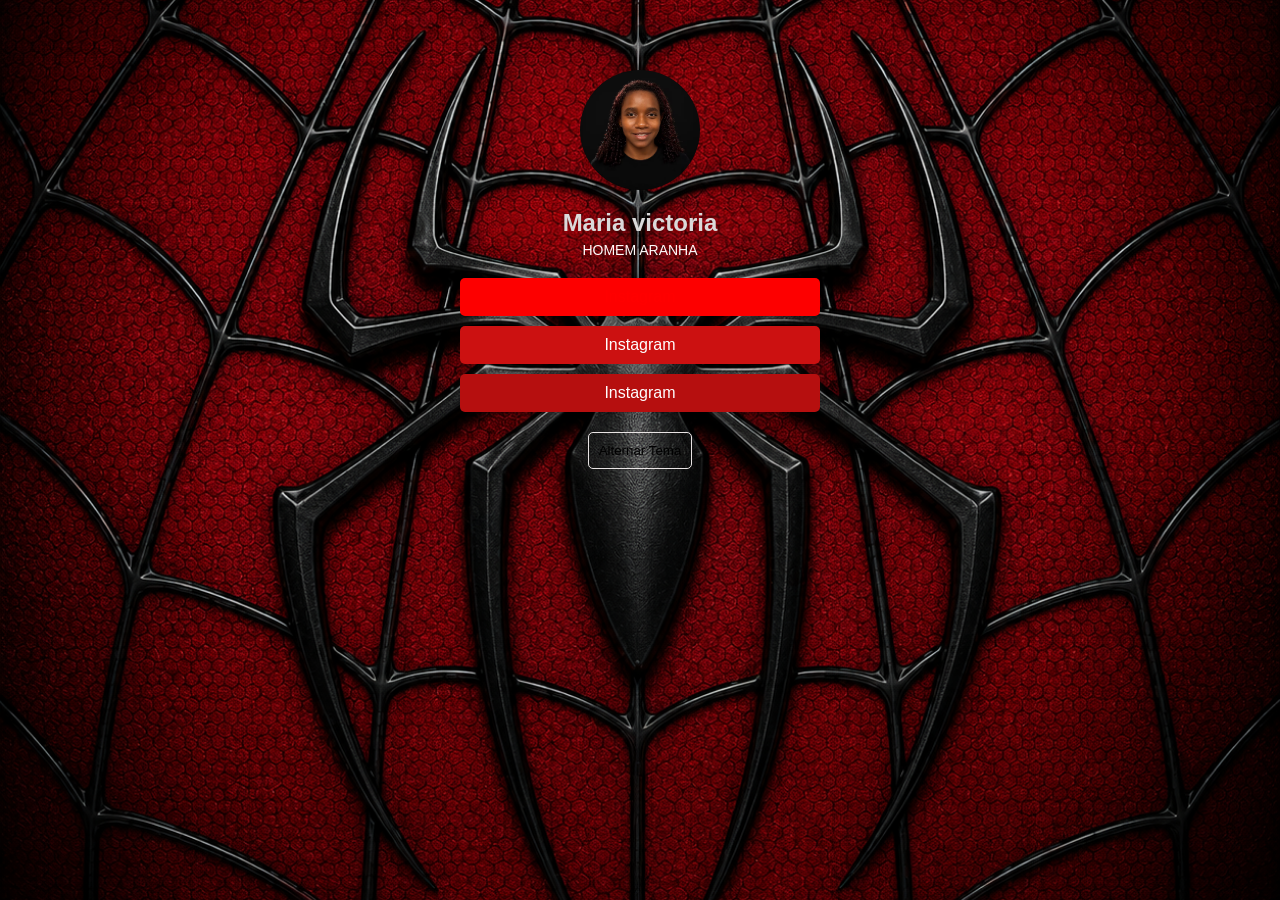
<file: index.html>
<!DOCTYPE html>
<html lang="pt-BR">
<head>
<meta charset="UTF-8">
<title>Meu Linktree</title>
<link rel="stylesheet" href="styles.css">
</head>
<body>
<div class="container text-center">
<img src="./profile.avif" alt="Foto" class="avatar">
<h1 class="title">Maria victoria</h1>
<p class="subtitle">HOMEM ARANHA</p>
<div class="links">
<a href="https://www.instagram.com/tomholland2013/?hl=pt-br" class="btn btn-primary">Instagram</a>
<a href="https://www.instagram.com/tobeymaguir/" class="btn btn-secondary">Instagram</a>
<a href="https://www.instagram.com/andrew_garfield83/?hl=pt-br" class="btn btn-dark">Instagram</a>
</div>
<button class="btn btn-outline" onclick="toggleTheme()">
Alternar Tema
</button>
</div>
<script src="script.js"></script>
</body>
</html>
</file>
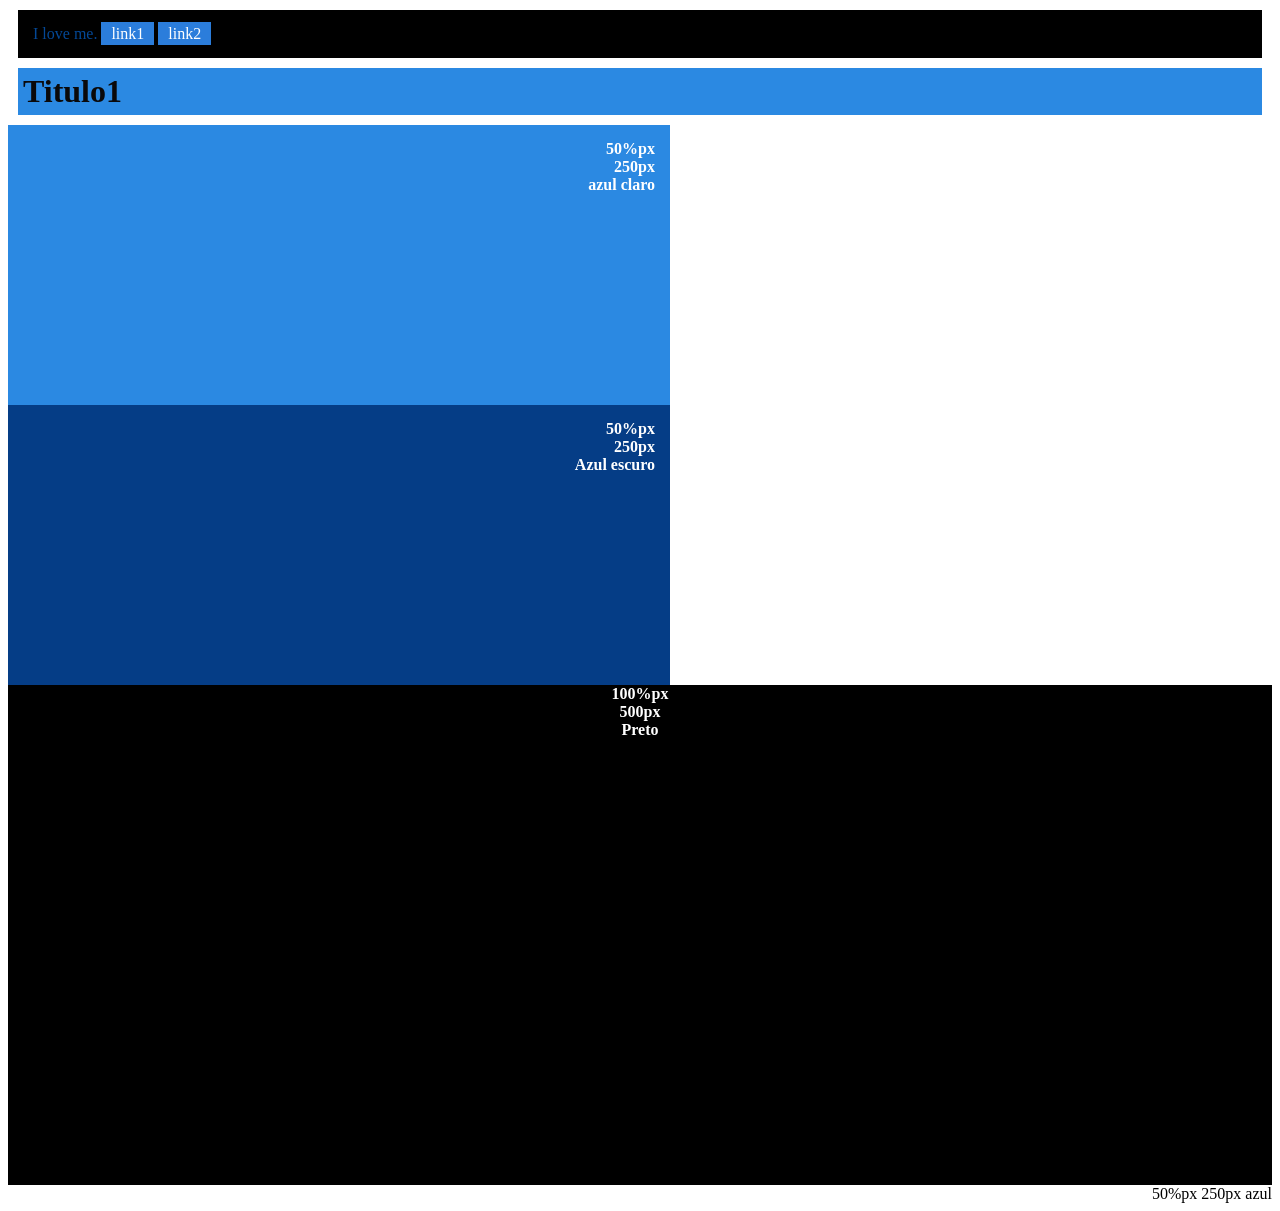
<file: modelo/index.html>
<!DOCTYPE html>
<html lang="en">
<head>
    <meta charset="UTF-8">
    <meta name="viewport" content="width=device-width, initial-scale=1.0">
    <title>Document</title>

    <link rel="stylesheet" href="estilos.css">
</head>

<body>
    <div class="barra-navegacao">
         I love me.
        <a class="link">link1</a>
        <a class="link">link2</a>
    </div>
    <h1>Titulo1</h1>
    <div class="meia-caixa
    texto-direita"
    style="background-color:rgb(43, 137, 226)">
        50%px<br>
        250px<br>
        azul claro
    </div>
   <div class="meia-caixa 
   texto-direita" style="background-color: rgb(5, 61, 134);">
        50%px<br>
        250px<br>
        Azul escuro
    </div>
    <div class="caixa-completa
    texto-centro">
        100%px<br>
        500px<br>
        Preto
    </div>
    <div class="maeia-caixa
    texto-direita">
       50%px
       250px
       azul 
    </div>
</html>
</file>
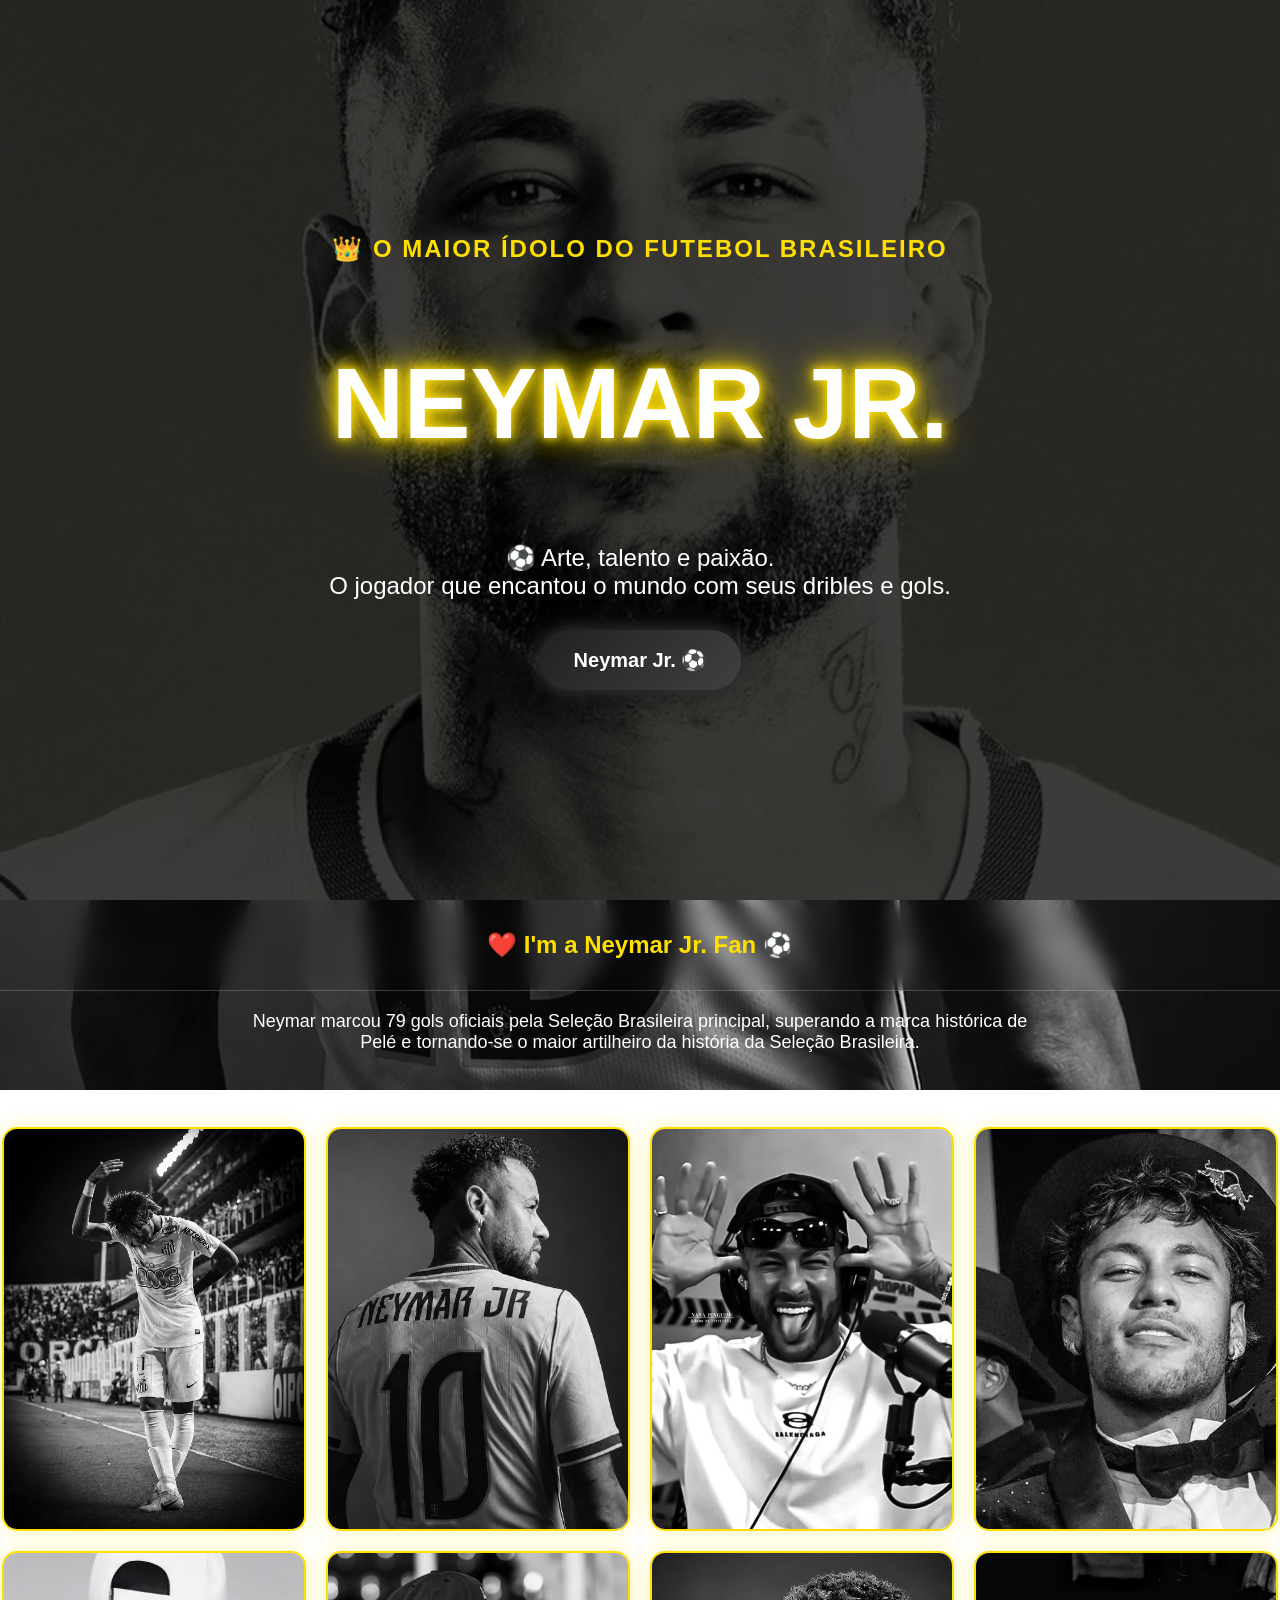
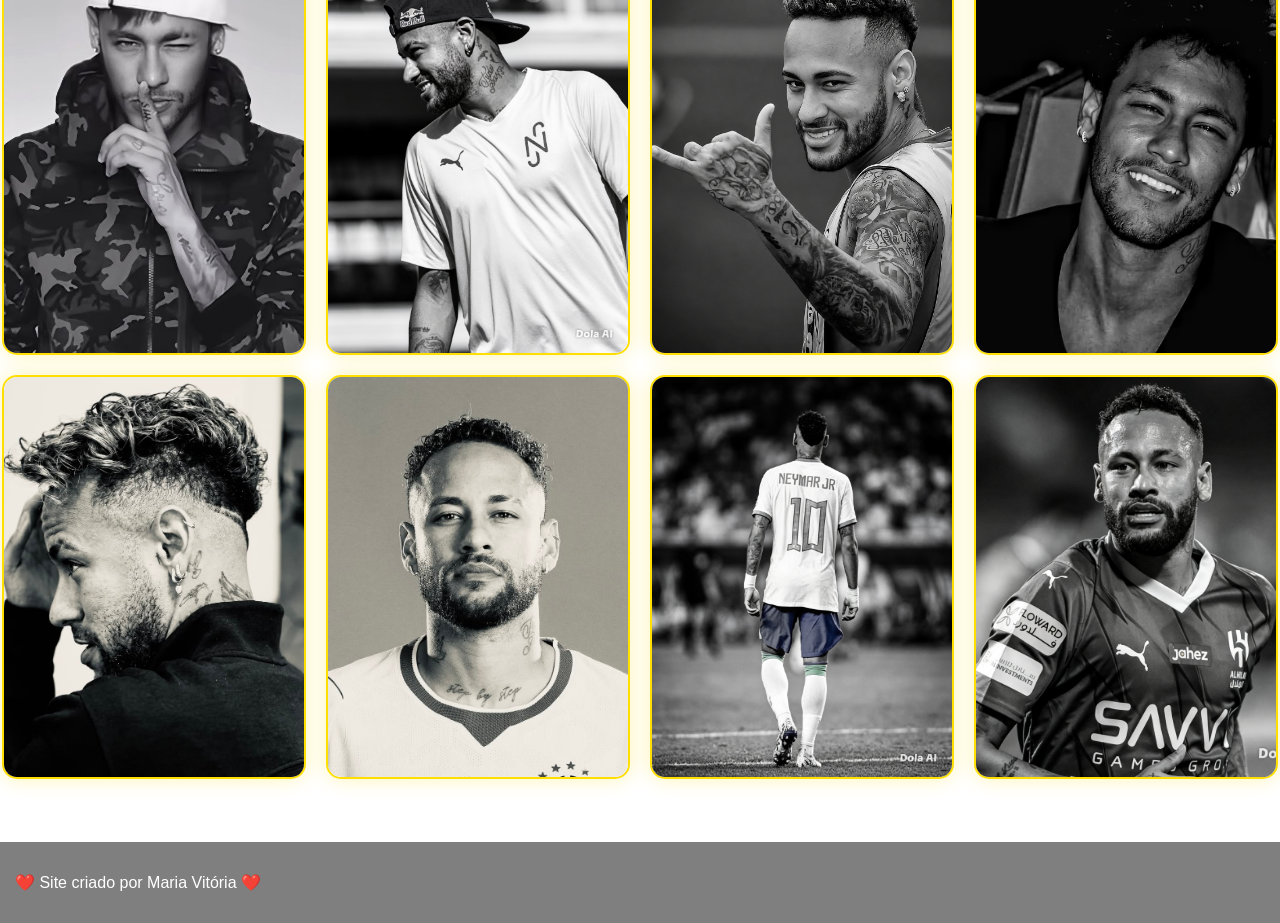
<file: neymarpag/index.html>
<!DOCTYPE html>
<html lang="pt-br">
<head>
    <meta charset="UTF-8">
    <meta name="viewport" content="width=device-width, initial-scale=1.0">
    <title>❤️ Neymar Jr. Fan Page ❤️</title>

    <link rel="stylesheet" href="estilos.css">
    <link rel="icon" href="img/neyMAR.jpg">
</head>

<body>
    <div class="batman-fundo"></div>
    <section class="capa">
    <div class="capa-conteudo">

        <p class="frase">
            👑 O MAIOR ÍDOLO DO FUTEBOL BRASILEIRO
        </p>

        <h1>NEYMAR JR.</h1>

        <p class="descricao">
            ⚽ Arte, talento e paixão.<br> O jogador que encantou o mundo com seus dribles e gols.
        </p>

        <a href="https://www.instagram.com/neymarjr/"
           target="_blank"
           class="btn-instagram">
             Neymar Jr. ⚽
        </a>

    </div>
</section>
    <div class="barra-navegacao">
          ❤️ I'm a Neymar Jr. Fan ⚽
        <a class="link"></a>
    </div>
    <p class="texto">
     Neymar marcou 79 gols oficiais pela Seleção Brasileira principal,
     superando a marca histórica de Pelé e tornando-se o maior artilheiro
     da história da Seleção Brasileira.
    </p>
    <br>
    <br>
    <br>
    <div class="img-error">
        <img src="img/santos.png" alt="Neymar">
        <img src="img/junior.png" alt="Neymar">
        <img src="img/neycomemoracao.jpg" alt="Neymar">
        <img src="img/2018.jpg" alt="Neymar">
        <img src="img/meuney.jpg" alt="Neymar">
        <img src="img/neyyy.png" alt="Neymar">
        <img src="img/meuu.png" alt="Neymar">
        <img src="img/midiadoney.jpg" alt="Neymar">
        <img src="img/neyca.jpg" alt="Neymar">
        <img src="img/neyMAR.jpg" alt="Neymar">
        <img src="img/10da sele.png" alt="Neymar">
        <img src="img/ney.png" alt="Neymar">
         
    </div>
    <br>
    <div class="linha">
           
    </div>
    <footer>
    <p>❤️ Site criado por Maria Vitória ❤️</p>
</footer>
</body>

</html>
</file>
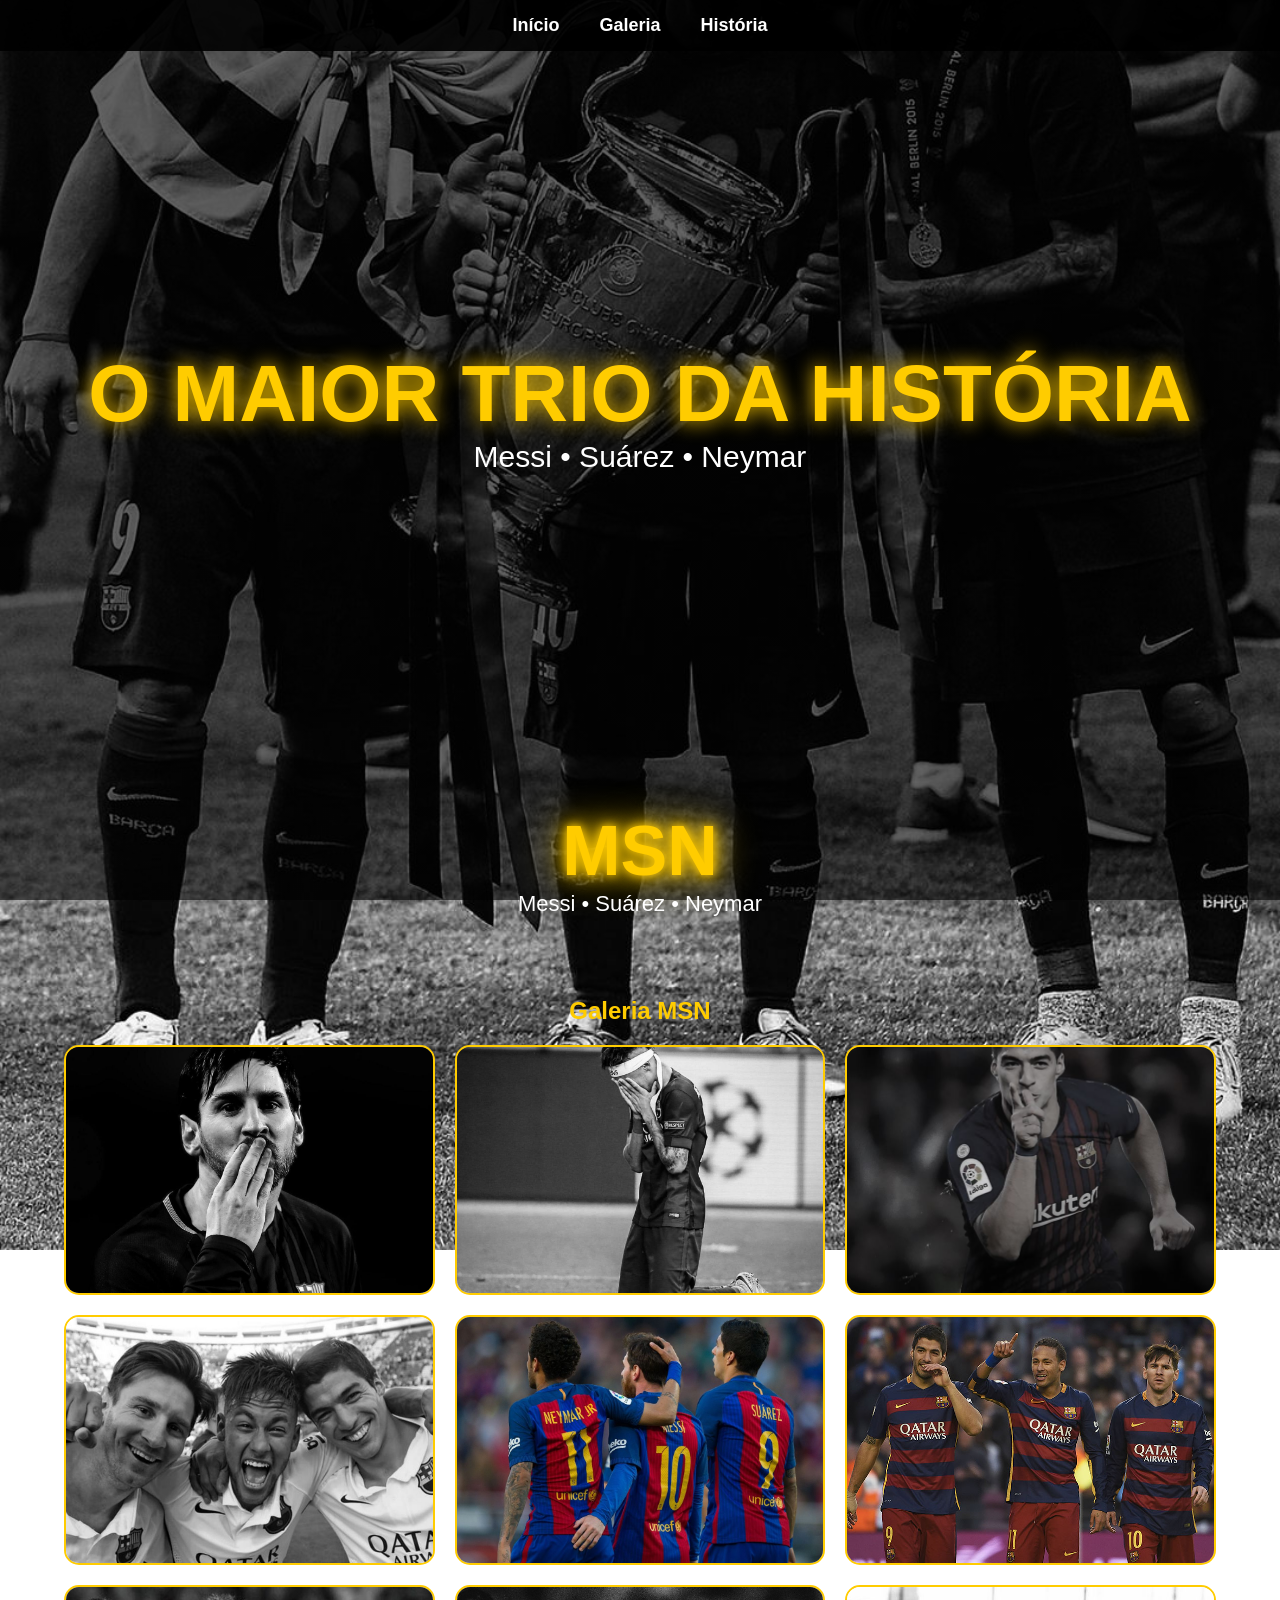
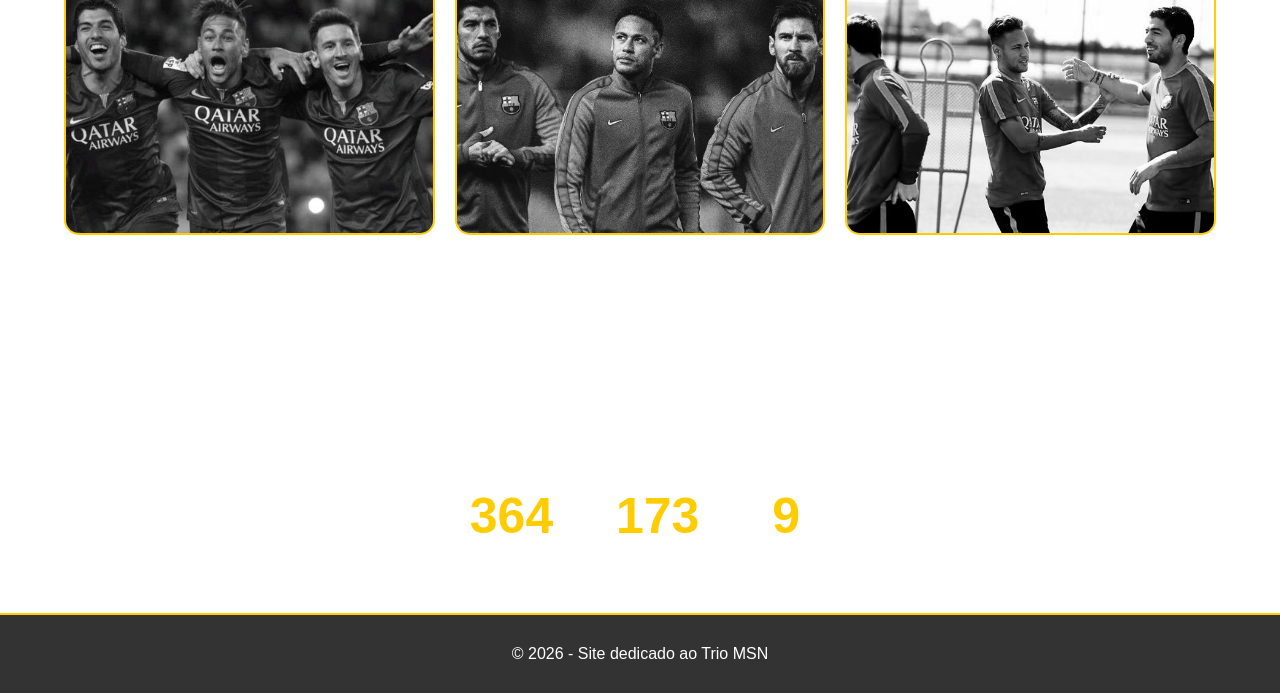
<file: Trio.MNS/index.html>
<!DOCTYPE html>
<html lang="pt-BR">
<head>
<meta charset="UTF-8">
<meta name="viewport" content="width=device-width, initial-scale=1.0">
<title>MSN - Messi, Suárez e Neymar</title>

<style>
*{
    margin:0;
    padding:0;
    box-sizing:border-box;
}

body{
    font-family: Arial, Helvetica, sans-serif;
    color: white;
    min-height: 100vh;

    background-image:
        linear-gradient(
            rgba(0,0,0,0.6),
            rgba(0,0,0,0.6)
        ),
        url("img/trio-fundo.jpg");

    background-size: cover;
    background-position: center;
    background-repeat: no-repeat;
    background-attachment: fixed;
}

.fotos{
    display: grid;
    grid-template-columns: repeat(3, 1fr);
    gap: 20px;
    max-width: 1200px;
    margin: auto;
}

.fotos img{
    width: 100%;
    height: 280px;
    object-fit: cover;
    border-radius: 15px;
    border: 2px solid #ffcc00;
}

header{
    text-align:center;
    padding:40px 20px;
}

header h1{
    font-size:70px;
    color:#ffcc00;
}

header p{
    font-size:22px;
}

.trio{
    display:flex;
    justify-content:center;
    gap:30px;
    flex-wrap:wrap;
    padding:40px;
}

.card{
    width:300px;
    background:rgba(255,255,255,0.1);
    backdrop-filter:blur(10px);
    border-radius:20px;
    overflow:hidden;
    transition:0.5s;
}

.card:hover{
    transform:translateY(-10px);
}

.card img{
    width:100%;
    height:350px;
    object-fit:cover;
}

.card h2{
    padding:15px;
    color:#ffcc00;
}

.card p{
    padding:0 15px 20px;
}

.historia{
    max-width:900px;
    margin:auto;
    padding:40px;
    text-align:center;
}

footer{
    text-align:center;
    padding:20px;
    background:#111;
}
.galeria{
    width: 90%;
    margin: 40px auto;
}

.galeria h2{
    text-align: center;
    color: #ffcc00;
    margin-bottom: 20px;
}

.fotos{
    display: grid;
    grid-template-columns: repeat(3, 1fr);
    gap: 20px;
}

.fotos img{
    width: 100%;
    height: 250px;
    object-fit: cover;
    border-radius: 15px;
    display: block;
    transition: 0.4s;
}

.fotos img:hover{
    transform: scale(1.08);
    box-shadow: 0 0 25px #ffcc00;
}

footer{
    text-align:center;
    padding:30px;
    background:rgba(0,0,0,0.8);
    border-top:2px solid #ffcc00;
}
header h1{
    font-size:70px;
    color:#ffcc00;
    text-shadow: 0 0 10px #ffcc00,
                 0 0 20px #ffcc00,
                 0 0 40px #ffcc00;
}
@keyframes brilho {
    0%{
        text-shadow: 0 0 5px #ffcc00;
    }

    50%{
        text-shadow:
            0 0 10px #ffcc00,
            0 0 20px #ffcc00,
            0 0 40px #ffcc00;
    }

    100%{
        text-shadow: 0 0 5px #ffcc00;
    }
}

header h1{
    font-size: 70px;
    color: #ffcc00;
    animation: brilho 5s infinite;
}
html{
    scroll-behavior: smooth;
}

.menu{
    position: sticky;
    top: 0;
    background: rgba(0,0,0,0.9);
    padding: 15px 0;
    z-index: 1000;
}

.menu ul{
    list-style: none;
    display: flex;
    justify-content: center;
    gap: 40px;
}

.menu a{
    color: white;
    text-decoration: none;
    font-size: 18px;
    font-weight: bold;
    transition: 0.3s;
}

.menu a:hover{
    color: #ffcc00;
}
.capa{
    height: 80vh;
    display: flex;
    flex-direction: column;
    justify-content: center;
    align-items: center;
    text-align: center;
}
.stats{
    display:flex;
    justify-content:center;
    gap:60px;
    padding:50px;
    text-align:center;
}

.stats h3{
    color:#ffcc00;
    font-size:50px;
}

.capa h1{
    font-size: 80px;
    color: #ffcc00;
    text-shadow: 0 0 20px #ffcc00;
}

.capa p{
    font-size: 30px;
    color: white;
}
</style>
</head>
<body>
    <nav class="menu">
     <ul>
         <li><a href="#inicio">Início</a></li>
         <li><a href="#galeria">Galeria</a></li>
         <li><a href="#historia">História</a></li>
     </ul>
    </nav>

    <section class="capa">
        <h1>O MAIOR TRIO DA HISTÓRIA</h1>
        <p>Messi • Suárez • Neymar</p>
    </section>
 <header>
     <h1>MSN</h1>
     <p>Messi • Suárez • Neymar</p>
 </header>
 <section id="galeria" class="galeria">
     <h2>Galeria MSN</h2>

     <div class="fotos">
        <img src="img/mestre.jpg">
        <img src="img/neybarça.jpg">
        <img src="img/suarez.jpg">
        <img src="img/msn1.jpg" alt="">
        <img src="img/msn2.jpg" alt="">
        <img src="img/msn3.jpg" alt="">
        <img src="img/msn4.jpg" alt="">
        <img src="img/msn5.jpg" alt="">
        <img src="img/trio30.jpg" alt="">
     </div>
 </section>

 <section id="historia" class="historia">
     <h2>A História do MSN</h2>
     <br>
     <p>
         O trio formado por Messi, Suárez e Neymar marcou época no Barcelona.
         Entre 2014 e 2017, encantou o mundo com gols, títulos e jogadas inesquecíveis.
     </p>
 </section>
 <section class="stats">
     <div>
         <h3>364</h3>
         <p>Gols</p>
     </div>

     <div>
         <h3>173</h3>
         <p>Assistências</p>
     </div>

     <div>
         <h3>9</h3>
         <p>Títulos</p>
     </div>
 </section>

 <footer>
     © 2026 - Site dedicado ao Trio MSN
 </footer>

</body>
</html>
</file>
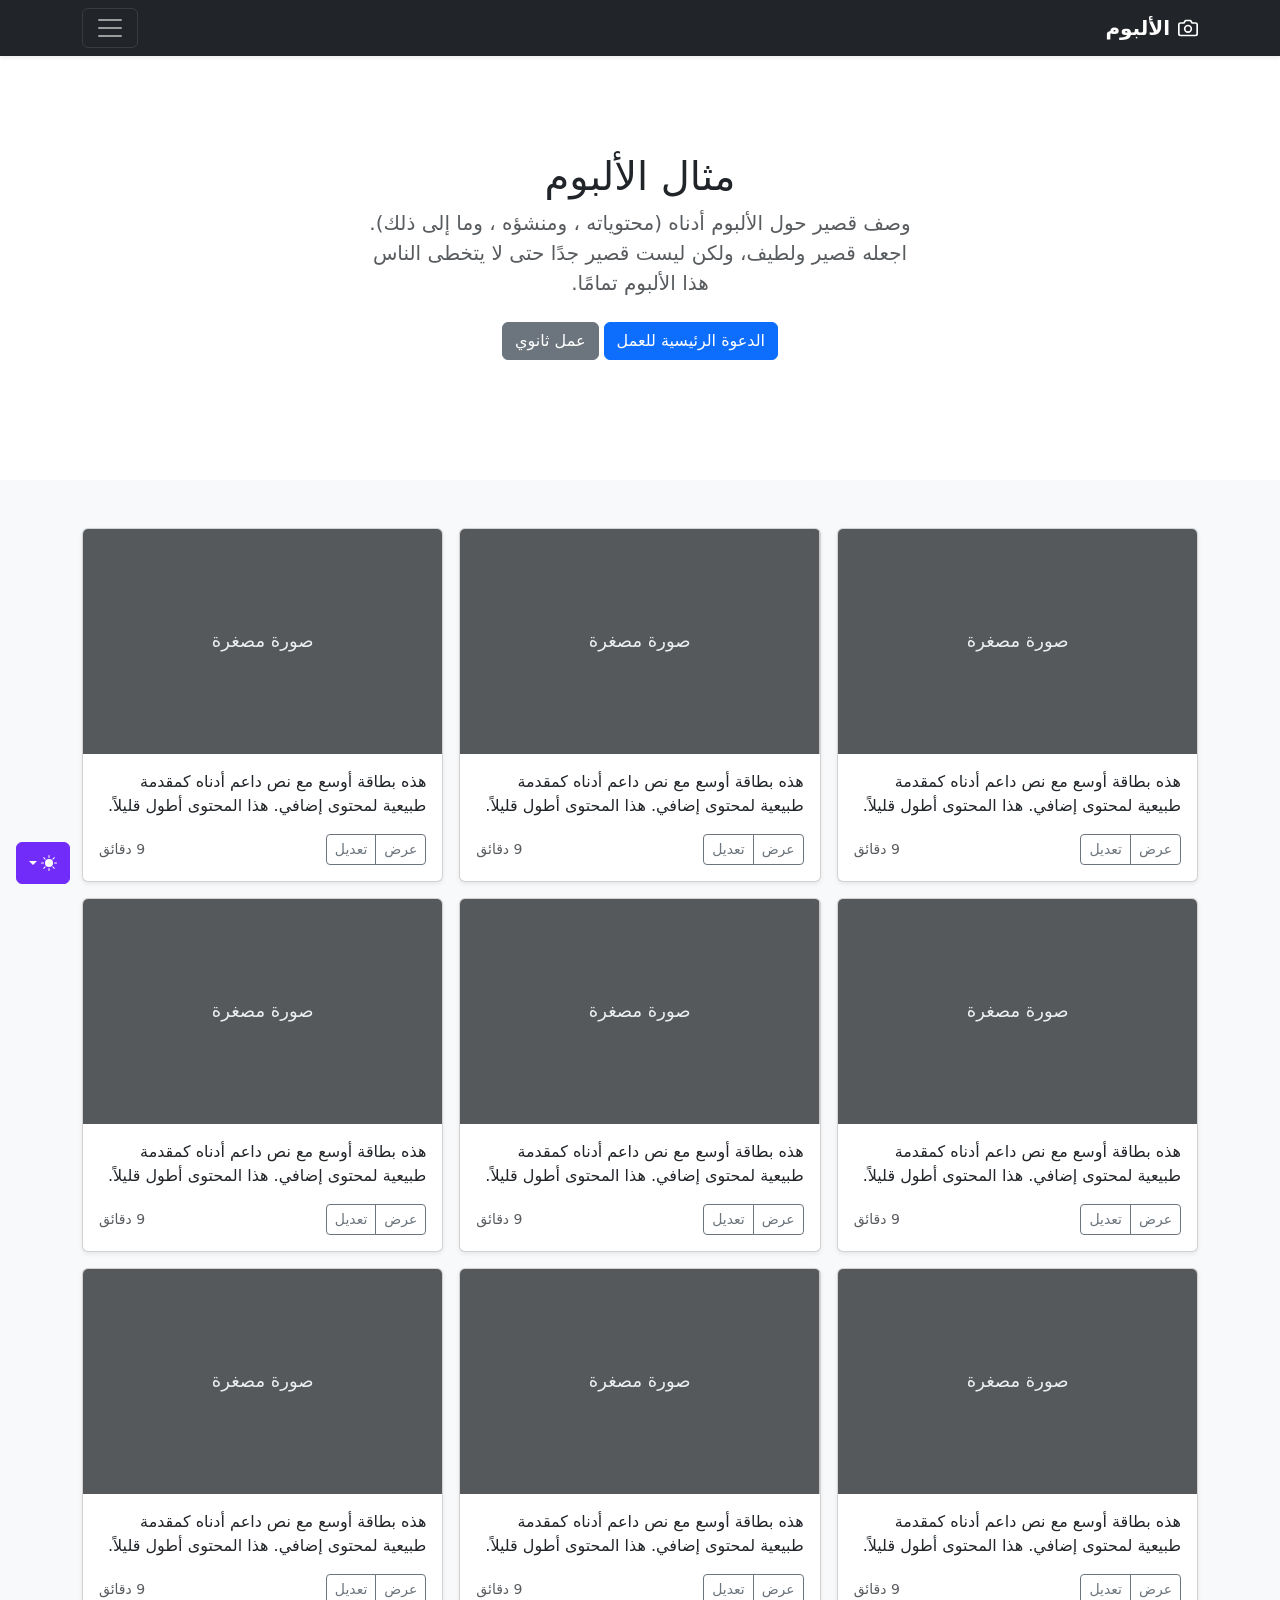
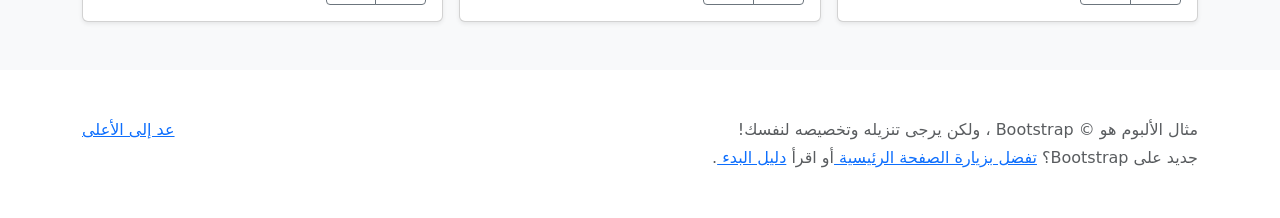
<file: bootstrap/album-rtl/index.html>
<!doctype html>
<html lang="ar" dir="rtl" data-bs-theme="auto">
  <head>
    <meta charset="utf-8" />
    <meta name="viewport" content="width=device-width, initial-scale=1" />
    <meta name="description" content="" />
    <meta
      name="author"
      content="Mark Otto, Jacob Thornton, and Bootstrap contributors"
    />
    <meta name="generator" content="Astro v5.13.2" />
    <title>مثال الألبوم · Bootstrap v5.3</title>
    <link
      rel="canonical"
      href="https://getbootstrap.com/docs/5.3/examples/album-rtl/"
    />
    <script src="../assets/js/color-modes.js"></script>
    <link href="../assets/dist/css/bootstrap.rtl.min.css" rel="stylesheet" />
    <meta name="theme-color" content="#712cf9" />
    <style>
      .bd-placeholder-img {
        font-size: 1.125rem;
        text-anchor: middle;
        -webkit-user-select: none;
        -moz-user-select: none;
        user-select: none;
      }
      @media (min-width: 768px) {
        .bd-placeholder-img-lg {
          font-size: 3.5rem;
        }
      }
      .b-example-divider {
        width: 100%;
        height: 3rem;
        background-color: #0000001a;
        border: solid rgba(0, 0, 0, 0.15);
        border-width: 1px 0;
        box-shadow:
          inset 0 0.5em 1.5em #0000001a,
          inset 0 0.125em 0.5em #00000026;
      }
      .b-example-vr {
        flex-shrink: 0;
        width: 1.5rem;
        height: 100vh;
      }
      .bi {
        vertical-align: -0.125em;
        fill: currentColor;
      }
      .nav-scroller {
        position: relative;
        z-index: 2;
        height: 2.75rem;
        overflow-y: hidden;
      }
      .nav-scroller .nav {
        display: flex;
        flex-wrap: nowrap;
        padding-bottom: 1rem;
        margin-top: -1px;
        overflow-x: auto;
        text-align: center;
        white-space: nowrap;
        -webkit-overflow-scrolling: touch;
      }
      .btn-bd-primary {
        --bd-violet-bg: #712cf9;
        --bd-violet-rgb: 112.520718, 44.062154, 249.437846;
        --bs-btn-font-weight: 600;
        --bs-btn-color: var(--bs-white);
        --bs-btn-bg: var(--bd-violet-bg);
        --bs-btn-border-color: var(--bd-violet-bg);
        --bs-btn-hover-color: var(--bs-white);
        --bs-btn-hover-bg: #6528e0;
        --bs-btn-hover-border-color: #6528e0;
        --bs-btn-focus-shadow-rgb: var(--bd-violet-rgb);
        --bs-btn-active-color: var(--bs-btn-hover-color);
        --bs-btn-active-bg: #5a23c8;
        --bs-btn-active-border-color: #5a23c8;
      }
      .bd-mode-toggle {
        z-index: 1500;
      }
      .bd-mode-toggle .bi {
        width: 1em;
        height: 1em;
      }
      .bd-mode-toggle .dropdown-menu .active .bi {
        display: block !important;
      }
    </style>
  </head>
  <body>
    <svg xmlns="http://www.w3.org/2000/svg" class="d-none">
      <symbol id="check2" viewBox="0 0 16 16">
        <path
          d="M13.854 3.646a.5.5 0 0 1 0 .708l-7 7a.5.5 0 0 1-.708 0l-3.5-3.5a.5.5 0 1 1 .708-.708L6.5 10.293l6.646-6.647a.5.5 0 0 1 .708 0z"
        ></path>
      </symbol>
      <symbol id="circle-half" viewBox="0 0 16 16">
        <path
          d="M8 15A7 7 0 1 0 8 1v14zm0 1A8 8 0 1 1 8 0a8 8 0 0 1 0 16z"
        ></path>
      </symbol>
      <symbol id="moon-stars-fill" viewBox="0 0 16 16">
        <path
          d="M6 .278a.768.768 0 0 1 .08.858 7.208 7.208 0 0 0-.878 3.46c0 4.021 3.278 7.277 7.318 7.277.527 0 1.04-.055 1.533-.16a.787.787 0 0 1 .81.316.733.733 0 0 1-.031.893A8.349 8.349 0 0 1 8.344 16C3.734 16 0 12.286 0 7.71 0 4.266 2.114 1.312 5.124.06A.752.752 0 0 1 6 .278z"
        ></path>
        <path
          d="M10.794 3.148a.217.217 0 0 1 .412 0l.387 1.162c.173.518.579.924 1.097 1.097l1.162.387a.217.217 0 0 1 0 .412l-1.162.387a1.734 1.734 0 0 0-1.097 1.097l-.387 1.162a.217.217 0 0 1-.412 0l-.387-1.162A1.734 1.734 0 0 0 9.31 6.593l-1.162-.387a.217.217 0 0 1 0-.412l1.162-.387a1.734 1.734 0 0 0 1.097-1.097l.387-1.162zM13.863.099a.145.145 0 0 1 .274 0l.258.774c.115.346.386.617.732.732l.774.258a.145.145 0 0 1 0 .274l-.774.258a1.156 1.156 0 0 0-.732.732l-.258.774a.145.145 0 0 1-.274 0l-.258-.774a1.156 1.156 0 0 0-.732-.732l-.774-.258a.145.145 0 0 1 0-.274l.774-.258c.346-.115.617-.386.732-.732L13.863.1z"
        ></path>
      </symbol>
      <symbol id="sun-fill" viewBox="0 0 16 16">
        <path
          d="M8 12a4 4 0 1 0 0-8 4 4 0 0 0 0 8zM8 0a.5.5 0 0 1 .5.5v2a.5.5 0 0 1-1 0v-2A.5.5 0 0 1 8 0zm0 13a.5.5 0 0 1 .5.5v2a.5.5 0 0 1-1 0v-2A.5.5 0 0 1 8 13zm8-5a.5.5 0 0 1-.5.5h-2a.5.5 0 0 1 0-1h2a.5.5 0 0 1 .5.5zM3 8a.5.5 0 0 1-.5.5h-2a.5.5 0 0 1 0-1h2A.5.5 0 0 1 3 8zm10.657-5.657a.5.5 0 0 1 0 .707l-1.414 1.415a.5.5 0 1 1-.707-.708l1.414-1.414a.5.5 0 0 1 .707 0zm-9.193 9.193a.5.5 0 0 1 0 .707L3.05 13.657a.5.5 0 0 1-.707-.707l1.414-1.414a.5.5 0 0 1 .707 0zm9.193 2.121a.5.5 0 0 1-.707 0l-1.414-1.414a.5.5 0 0 1 .707-.707l1.414 1.414a.5.5 0 0 1 0 .707zM4.464 4.465a.5.5 0 0 1-.707 0L2.343 3.05a.5.5 0 1 1 .707-.707l1.414 1.414a.5.5 0 0 1 0 .708z"
        ></path>
      </symbol>
    </svg>
    <div
      class="dropdown position-fixed bottom-0 end-0 mb-3 me-3 bd-mode-toggle"
    >
      <button
        class="btn btn-bd-primary py-2 dropdown-toggle d-flex align-items-center"
        id="bd-theme"
        type="button"
        aria-expanded="false"
        data-bs-toggle="dropdown"
        aria-label="Toggle theme (auto)"
      >
        <svg class="bi my-1 theme-icon-active" aria-hidden="true">
          <use href="#circle-half"></use>
        </svg>
        <span class="visually-hidden" id="bd-theme-text">Toggle theme</span>
      </button>
      <ul
        class="dropdown-menu dropdown-menu-end shadow"
        aria-labelledby="bd-theme-text"
      >
        <li>
          <button
            type="button"
            class="dropdown-item d-flex align-items-center"
            data-bs-theme-value="light"
            aria-pressed="false"
          >
            <svg class="bi me-2 opacity-50" aria-hidden="true">
              <use href="#sun-fill"></use>
            </svg>
            Light
            <svg class="bi ms-auto d-none" aria-hidden="true">
              <use href="#check2"></use>
            </svg>
          </button>
        </li>
        <li>
          <button
            type="button"
            class="dropdown-item d-flex align-items-center"
            data-bs-theme-value="dark"
            aria-pressed="false"
          >
            <svg class="bi me-2 opacity-50" aria-hidden="true">
              <use href="#moon-stars-fill"></use>
            </svg>
            Dark
            <svg class="bi ms-auto d-none" aria-hidden="true">
              <use href="#check2"></use>
            </svg>
          </button>
        </li>
        <li>
          <button
            type="button"
            class="dropdown-item d-flex align-items-center active"
            data-bs-theme-value="auto"
            aria-pressed="true"
          >
            <svg class="bi me-2 opacity-50" aria-hidden="true">
              <use href="#circle-half"></use>
            </svg>
            Auto
            <svg class="bi ms-auto d-none" aria-hidden="true">
              <use href="#check2"></use>
            </svg>
          </button>
        </li>
      </ul>
    </div>
    <header data-bs-theme="dark">
      <div class="collapse text-bg-dark" id="navbarHeader">
        <div class="container">
          <div class="row">
            <div class="col-sm-8 col-md-7 py-4">
              <h4>حول</h4>
              <p class="text-body-secondary">
                أضف بعض المعلومات حول الألبوم، المؤلف، أو أي سياق خلفية آخر.
                اجعلها بضع جمل حتى يتمكن الزوار من التقاط بعض التلميحات المفيدة.
                ثم اربطها ببعض مواقع التواصل الاجتماعي أو معلومات الاتصال.
              </p>
            </div>
            <div class="col-sm-4 offset-md-1 py-4">
              <h4>تواصل معي</h4>
              <ul class="list-unstyled">
                <li><a href="#" class="text-white">تابعني على تويتر</a></li>
                <li>
                  <a href="#" class="text-white">شاركني الإعجاب في فيسبوك</a>
                </li>
                <li>
                  <a href="#" class="text-white"
                    >راسلني على البريد الإلكتروني</a
                  >
                </li>
              </ul>
            </div>
          </div>
        </div>
      </div>
      <div class="navbar navbar-dark bg-dark shadow-sm">
        <div class="container">
          <a href="#" class="navbar-brand d-flex align-items-center">
            <svg
              xmlns="http://www.w3.org/2000/svg"
              width="20"
              height="20"
              fill="none"
              stroke="currentColor"
              stroke-linecap="round"
              stroke-linejoin="round"
              stroke-width="2"
              aria-hidden="true"
              class="me-2"
              viewBox="0 0 24 24"
            >
              <path
                d="M23 19a2 2 0 0 1-2 2H3a2 2 0 0 1-2-2V8a2 2 0 0 1 2-2h4l2-3h6l2 3h4a2 2 0 0 1 2 2z"
              ></path>
              <circle cx="12" cy="13" r="4"></circle>
            </svg>
            <strong>الألبوم</strong>
          </a>
          <button
            class="navbar-toggler"
            type="button"
            data-bs-toggle="collapse"
            data-bs-target="#navbarHeader"
            aria-controls="navbarHeader"
            aria-expanded="false"
            aria-label="تبديل التنقل"
          >
            <span class="navbar-toggler-icon"></span>
          </button>
        </div>
      </div>
    </header>
    <main>
      <section class="py-5 text-center container">
        <div class="row py-lg-5">
          <div class="col-lg-6 col-md-8 mx-auto">
            <h1 class="fw-light">مثال الألبوم</h1>
            <p class="lead text-body-secondary">
              وصف قصير حول الألبوم أدناه (محتوياته ، ومنشؤه ، وما إلى ذلك).
              اجعله قصير ولطيف، ولكن ليست قصير جدًا حتى لا يتخطى الناس هذا
              الألبوم تمامًا.
            </p>
            <p>
              <a href="#" class="btn btn-primary my-2">الدعوة الرئيسية للعمل</a>
              <a href="#" class="btn btn-secondary my-2">عمل ثانوي</a>
            </p>
          </div>
        </div>
      </section>
      <div class="album py-5 bg-body-tertiary">
        <div class="container">
          <div class="row row-cols-1 row-cols-sm-2 row-cols-md-3 g-3">
            <div class="col">
              <div class="card shadow-sm">
                <svg
                  aria-label="Placeholder: صورة مصغرة"
                  class="bd-placeholder-img card-img-top"
                  height="225"
                  preserveAspectRatio="xMidYMid slice"
                  role="img"
                  width="100%"
                  xmlns="http://www.w3.org/2000/svg"
                >
                  <title>Placeholder</title>
                  <rect width="100%" height="100%" fill="#55595c"></rect>
                  <text x="50%" y="50%" fill="#eceeef" dy=".3em">
                    صورة مصغرة
                  </text>
                </svg>
                <div class="card-body">
                  <p class="card-text">
                    هذه بطاقة أوسع مع نص داعم أدناه كمقدمة طبيعية لمحتوى إضافي.
                    هذا المحتوى أطول قليلاً.
                  </p>
                  <div
                    class="d-flex justify-content-between align-items-center"
                  >
                    <div class="btn-group">
                      <button
                        type="button"
                        class="btn btn-sm btn-outline-secondary"
                      >
                        عرض
                      </button>
                      <button
                        type="button"
                        class="btn btn-sm btn-outline-secondary"
                      >
                        تعديل
                      </button>
                    </div>
                    <small class="text-body-secondary">9 دقائق</small>
                  </div>
                </div>
              </div>
            </div>
            <div class="col">
              <div class="card shadow-sm">
                <svg
                  aria-label="Placeholder: صورة مصغرة"
                  class="bd-placeholder-img card-img-top"
                  height="225"
                  preserveAspectRatio="xMidYMid slice"
                  role="img"
                  width="100%"
                  xmlns="http://www.w3.org/2000/svg"
                >
                  <title>Placeholder</title>
                  <rect width="100%" height="100%" fill="#55595c"></rect>
                  <text x="50%" y="50%" fill="#eceeef" dy=".3em">
                    صورة مصغرة
                  </text>
                </svg>
                <div class="card-body">
                  <p class="card-text">
                    هذه بطاقة أوسع مع نص داعم أدناه كمقدمة طبيعية لمحتوى إضافي.
                    هذا المحتوى أطول قليلاً.
                  </p>
                  <div
                    class="d-flex justify-content-between align-items-center"
                  >
                    <div class="btn-group">
                      <button
                        type="button"
                        class="btn btn-sm btn-outline-secondary"
                      >
                        عرض
                      </button>
                      <button
                        type="button"
                        class="btn btn-sm btn-outline-secondary"
                      >
                        تعديل
                      </button>
                    </div>
                    <small class="text-body-secondary">9 دقائق</small>
                  </div>
                </div>
              </div>
            </div>
            <div class="col">
              <div class="card shadow-sm">
                <svg
                  aria-label="Placeholder: صورة مصغرة"
                  class="bd-placeholder-img card-img-top"
                  height="225"
                  preserveAspectRatio="xMidYMid slice"
                  role="img"
                  width="100%"
                  xmlns="http://www.w3.org/2000/svg"
                >
                  <title>Placeholder</title>
                  <rect width="100%" height="100%" fill="#55595c"></rect>
                  <text x="50%" y="50%" fill="#eceeef" dy=".3em">
                    صورة مصغرة
                  </text>
                </svg>
                <div class="card-body">
                  <p class="card-text">
                    هذه بطاقة أوسع مع نص داعم أدناه كمقدمة طبيعية لمحتوى إضافي.
                    هذا المحتوى أطول قليلاً.
                  </p>
                  <div
                    class="d-flex justify-content-between align-items-center"
                  >
                    <div class="btn-group">
                      <button
                        type="button"
                        class="btn btn-sm btn-outline-secondary"
                      >
                        عرض
                      </button>
                      <button
                        type="button"
                        class="btn btn-sm btn-outline-secondary"
                      >
                        تعديل
                      </button>
                    </div>
                    <small class="text-body-secondary">9 دقائق</small>
                  </div>
                </div>
              </div>
            </div>
            <div class="col">
              <div class="card shadow-sm">
                <svg
                  aria-label="Placeholder: صورة مصغرة"
                  class="bd-placeholder-img card-img-top"
                  height="225"
                  preserveAspectRatio="xMidYMid slice"
                  role="img"
                  width="100%"
                  xmlns="http://www.w3.org/2000/svg"
                >
                  <title>Placeholder</title>
                  <rect width="100%" height="100%" fill="#55595c"></rect>
                  <text x="50%" y="50%" fill="#eceeef" dy=".3em">
                    صورة مصغرة
                  </text>
                </svg>
                <div class="card-body">
                  <p class="card-text">
                    هذه بطاقة أوسع مع نص داعم أدناه كمقدمة طبيعية لمحتوى إضافي.
                    هذا المحتوى أطول قليلاً.
                  </p>
                  <div
                    class="d-flex justify-content-between align-items-center"
                  >
                    <div class="btn-group">
                      <button
                        type="button"
                        class="btn btn-sm btn-outline-secondary"
                      >
                        عرض
                      </button>
                      <button
                        type="button"
                        class="btn btn-sm btn-outline-secondary"
                      >
                        تعديل
                      </button>
                    </div>
                    <small class="text-body-secondary">9 دقائق</small>
                  </div>
                </div>
              </div>
            </div>
            <div class="col">
              <div class="card shadow-sm">
                <svg
                  aria-label="Placeholder: صورة مصغرة"
                  class="bd-placeholder-img card-img-top"
                  height="225"
                  preserveAspectRatio="xMidYMid slice"
                  role="img"
                  width="100%"
                  xmlns="http://www.w3.org/2000/svg"
                >
                  <title>Placeholder</title>
                  <rect width="100%" height="100%" fill="#55595c"></rect>
                  <text x="50%" y="50%" fill="#eceeef" dy=".3em">
                    صورة مصغرة
                  </text>
                </svg>
                <div class="card-body">
                  <p class="card-text">
                    هذه بطاقة أوسع مع نص داعم أدناه كمقدمة طبيعية لمحتوى إضافي.
                    هذا المحتوى أطول قليلاً.
                  </p>
                  <div
                    class="d-flex justify-content-between align-items-center"
                  >
                    <div class="btn-group">
                      <button
                        type="button"
                        class="btn btn-sm btn-outline-secondary"
                      >
                        عرض
                      </button>
                      <button
                        type="button"
                        class="btn btn-sm btn-outline-secondary"
                      >
                        تعديل
                      </button>
                    </div>
                    <small class="text-body-secondary">9 دقائق</small>
                  </div>
                </div>
              </div>
            </div>
            <div class="col">
              <div class="card shadow-sm">
                <svg
                  aria-label="Placeholder: صورة مصغرة"
                  class="bd-placeholder-img card-img-top"
                  height="225"
                  preserveAspectRatio="xMidYMid slice"
                  role="img"
                  width="100%"
                  xmlns="http://www.w3.org/2000/svg"
                >
                  <title>Placeholder</title>
                  <rect width="100%" height="100%" fill="#55595c"></rect>
                  <text x="50%" y="50%" fill="#eceeef" dy=".3em">
                    صورة مصغرة
                  </text>
                </svg>
                <div class="card-body">
                  <p class="card-text">
                    هذه بطاقة أوسع مع نص داعم أدناه كمقدمة طبيعية لمحتوى إضافي.
                    هذا المحتوى أطول قليلاً.
                  </p>
                  <div
                    class="d-flex justify-content-between align-items-center"
                  >
                    <div class="btn-group">
                      <button
                        type="button"
                        class="btn btn-sm btn-outline-secondary"
                      >
                        عرض
                      </button>
                      <button
                        type="button"
                        class="btn btn-sm btn-outline-secondary"
                      >
                        تعديل
                      </button>
                    </div>
                    <small class="text-body-secondary">9 دقائق</small>
                  </div>
                </div>
              </div>
            </div>
            <div class="col">
              <div class="card shadow-sm">
                <svg
                  aria-label="Placeholder: صورة مصغرة"
                  class="bd-placeholder-img card-img-top"
                  height="225"
                  preserveAspectRatio="xMidYMid slice"
                  role="img"
                  width="100%"
                  xmlns="http://www.w3.org/2000/svg"
                >
                  <title>Placeholder</title>
                  <rect width="100%" height="100%" fill="#55595c"></rect>
                  <text x="50%" y="50%" fill="#eceeef" dy=".3em">
                    صورة مصغرة
                  </text>
                </svg>
                <div class="card-body">
                  <p class="card-text">
                    هذه بطاقة أوسع مع نص داعم أدناه كمقدمة طبيعية لمحتوى إضافي.
                    هذا المحتوى أطول قليلاً.
                  </p>
                  <div
                    class="d-flex justify-content-between align-items-center"
                  >
                    <div class="btn-group">
                      <button
                        type="button"
                        class="btn btn-sm btn-outline-secondary"
                      >
                        عرض
                      </button>
                      <button
                        type="button"
                        class="btn btn-sm btn-outline-secondary"
                      >
                        تعديل
                      </button>
                    </div>
                    <small class="text-body-secondary">9 دقائق</small>
                  </div>
                </div>
              </div>
            </div>
            <div class="col">
              <div class="card shadow-sm">
                <svg
                  aria-label="Placeholder: صورة مصغرة"
                  class="bd-placeholder-img card-img-top"
                  height="225"
                  preserveAspectRatio="xMidYMid slice"
                  role="img"
                  width="100%"
                  xmlns="http://www.w3.org/2000/svg"
                >
                  <title>Placeholder</title>
                  <rect width="100%" height="100%" fill="#55595c"></rect>
                  <text x="50%" y="50%" fill="#eceeef" dy=".3em">
                    صورة مصغرة
                  </text>
                </svg>
                <div class="card-body">
                  <p class="card-text">
                    هذه بطاقة أوسع مع نص داعم أدناه كمقدمة طبيعية لمحتوى إضافي.
                    هذا المحتوى أطول قليلاً.
                  </p>
                  <div
                    class="d-flex justify-content-between align-items-center"
                  >
                    <div class="btn-group">
                      <button
                        type="button"
                        class="btn btn-sm btn-outline-secondary"
                      >
                        عرض
                      </button>
                      <button
                        type="button"
                        class="btn btn-sm btn-outline-secondary"
                      >
                        تعديل
                      </button>
                    </div>
                    <small class="text-body-secondary">9 دقائق</small>
                  </div>
                </div>
              </div>
            </div>
            <div class="col">
              <div class="card shadow-sm">
                <svg
                  aria-label="Placeholder: صورة مصغرة"
                  class="bd-placeholder-img card-img-top"
                  height="225"
                  preserveAspectRatio="xMidYMid slice"
                  role="img"
                  width="100%"
                  xmlns="http://www.w3.org/2000/svg"
                >
                  <title>Placeholder</title>
                  <rect width="100%" height="100%" fill="#55595c"></rect>
                  <text x="50%" y="50%" fill="#eceeef" dy=".3em">
                    صورة مصغرة
                  </text>
                </svg>
                <div class="card-body">
                  <p class="card-text">
                    هذه بطاقة أوسع مع نص داعم أدناه كمقدمة طبيعية لمحتوى إضافي.
                    هذا المحتوى أطول قليلاً.
                  </p>
                  <div
                    class="d-flex justify-content-between align-items-center"
                  >
                    <div class="btn-group">
                      <button
                        type="button"
                        class="btn btn-sm btn-outline-secondary"
                      >
                        عرض
                      </button>
                      <button
                        type="button"
                        class="btn btn-sm btn-outline-secondary"
                      >
                        تعديل
                      </button>
                    </div>
                    <small class="text-body-secondary">9 دقائق</small>
                  </div>
                </div>
              </div>
            </div>
          </div>
        </div>
      </div>
    </main>
    <footer class="text-body-secondary py-5">
      <div class="container">
        <p class="float-end mb-1"><a href="#">عد إلى الأعلى</a></p>
        <p class="mb-1">
          مثال الألبوم هو © Bootstrap ، ولكن يرجى تنزيله وتخصيصه لنفسك!
        </p>
        <p class="mb-0">
          جديد على Bootstrap؟ <a href="/"> تفضل بزيارة الصفحة الرئيسية </a> أو
          اقرأ <a href="../getting-started/introduction"> دليل البدء </a>.
        </p>
      </div>
    </footer>
    <script
      src="../assets/dist/js/bootstrap.bundle.min.js"
      class="astro-vvvwv3sm"
    ></script>
  </body>
</html>
</file>
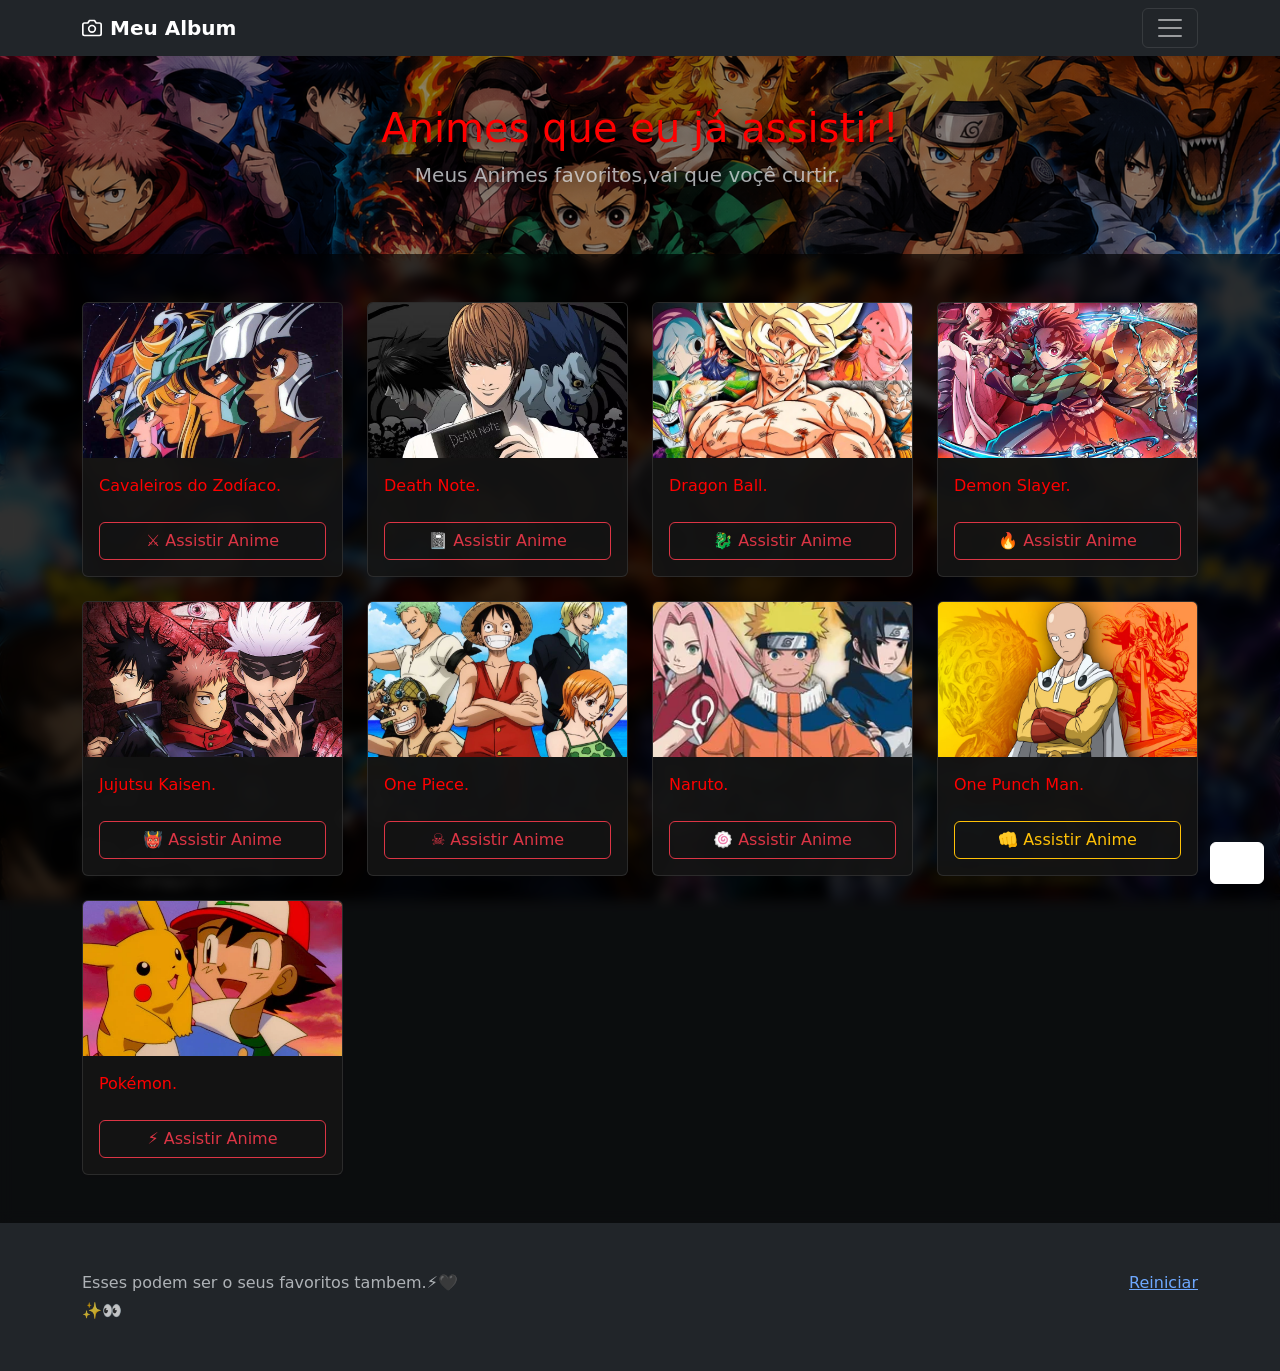
<file: bootstrap/album/index.html>
<!doctype html>
<html lang="pt-br" data-bs-theme="dark">
  <div class="stars"></div>
  <div class="stars2"></div>
  <div class="stars3"></div>
  <head>
    <meta charset="utf-8" />
    <meta name="viewport" content="width=device-width, initial-scale=1" />
    <meta name="description" content="" />
    <meta
      name="author"
      content="Mark Otto, Jacob Thornton, and Bootstrap contributors"
    />
    <meta name="generator" content="Astro v5.13.2" />
    <title>Meus Animes Favoritos</title>
    <link
      rel="canonical"
      href="https://getbootstrap.com/docs/5.3/examples/album/"
    />
    <link href="https://cdn.jsdelivr.net/npm/bootstrap@5.3.3/dist/css/bootstrap.min.css"rel="stylesheet" />
    <script src="https://cdn.jsdelivr.net/npm/bootstrap@5.3.3/dist/js/bootstrap.bundle.min.js"></script>
    <meta name="theme-color" content="#712cf9" />
    <style>
      .bd-placeholder-img {
        font-size: 1.125rem;
        text-anchor: middle;
        -webkit-user-select: none;
        -moz-user-select: none;
        user-select: none;
      }
      @media (min-width: 768px) {
        .bd-placeholder-img-lg {
          font-size: 3.5rem;
        }
      }
      .b-example-divider {
        width: 100%;
        height: 3rem;
        background-color: #0000001a;
        border: solid rgba(0, 0, 0, 0.15);
        border-width: 1px 0;
        box-shadow:
          inset 0 0.5em 1.5em #0000001a,
          inset 0 0.125em 0.5em #00000026;
      }
      .b-example-vr {
        flex-shrink: 0;
        width: 1.5rem;
        height: 100vh;
      }
      .bi {
        vertical-align: -0.125em;
        fill: currentColor;
      }
      .nav-scroller {
        position: relative;
        z-index: 2;
        height: 2.75rem;
        overflow-y: hidden;
      }
      .nav-scroller .nav {
        display: flex;
        flex-wrap: nowrap;
        padding-bottom: 1rem;
        margin-top: -1px;
        overflow-x: auto;
        text-align: center;
        white-space: nowrap;
        -webkit-overflow-scrolling: touch;
      }
      .btn-bd-primary {
        --bd-violet-bg: #ffffff;
        --bd-violet-rgb: 112.520718, 44.062154, 249.437846;
        --bs-btn-font-weight: 600;
        --bs-btn-color: var(--bs-white);
        --bs-btn-bg: var(--bd-violet-bg);
        --bs-btn-border-color: var(--bd-violet-bg);
        --bs-btn-hover-color: var(--bs-white);
        --bs-btn-hover-bg: #6528e0;
        --bs-btn-hover-border-color: #6528e0;
        --bs-btn-focus-shadow-rgb: var(--bd-violet-rgb);
        --bs-btn-active-color: var(--bs-btn-hover-color);
        --bs-btn-active-bg: #5a23c8;
        --bs-btn-active-border-color: #5a23c8;
      }
      .bd-mode-toggle {
        z-index: 1500;
      }
      .bd-mode-toggle .bi {
        width: 1em;
        height: 1em;
      }
      .bd-mode-toggle .dropdown-menu .active .bi {
        display: block !important;
      }
      body {
        background-image: url('animes.jpg');
        background-size: cover;
        background-position: center center;
        background-repeat: no-repeat;
        background-attachment: fixed;
      }
    .album {
     background: rgba(0, 0, 0, 0.65) !important;
     backdrop-filter: blur(6px);
     }

    .card {
     background: rgba(20, 20, 20, 0.9);
     border: 1px solid rgba(255, 255, 255, 0.1);
     color: white;
    }

     .card-text {
     color: #f74949;
    }

     h1,
     .lead {
     text-shadow: 0 0 20px black;
   }
    body::before {
     content: "";
     position: fixed;
     inset: 0;
     background: rgba(0,0,0,0.45);
     z-index: -1;
     }
    .card-text {
     color: #ff0000;
    }
     .card img { height: 220px; width: 100%; object-fit: cover; border-radius: 5px 5px 0 0;
    } 
     .card { transition: 0.3s;
    } 
     .card:hover { transform: scale(1.03);
    }
   </style>
  </head>
  <body>
    <style>
      .card img {
       height: 155px;
       object-fit: cover;
      }
    </style>
    <svg xmlns="http://www.w3.org/2000/svg" style="display:none;">
      <symbol id="check2" viewBox="0 0 16 16">
        <path
          d="M13.854 3.646a.5.5 0 0 1 0 .708l-7 7a.5.5 0 0 1-.708 0l-3.5-3.5a.5.5 0 1 1 .708-.708L6.5 10.293l6.646-6.647a.5.5 0 0 1 .708 0z"
        ></path>
      </symbol>
      <symbol id="circle-half" viewBox="0 0 16 16">
        <path
          d="M8 15A7 7 0 1 0 8 1v14zm0 1A8 8 0 1 1 8 0a8 8 0 0 1 0 16z"
        ></path>
      </symbol>
      <symbol id="moon-stars-fill" viewBox="0 0 16 16">
        <path
          d="M6 .278a.768.768 0 0 1 .08.858 7.208 7.208 0 0 0-.878 3.46c0 4.021 3.278 7.277 7.318 7.277.527 0 1.04-.055 1.533-.16a.787.787 0 0 1 .81.316.733.733 0 0 1-.031.893A8.349 8.349 0 0 1 8.344 16C3.734 16 0 12.286 0 7.71 0 4.266 2.114 1.312 5.124.06A.752.752 0 0 1 6 .278z"
        ></path>
        <path
          d="M10.794 3.148a.217.217 0 0 1 .412 0l.387 1.162c.173.518.579.924 1.097 1.097l1.162.387a.217.217 0 0 1 0 .412l-1.162.387a1.734 1.734 0 0 0-1.097 1.097l-.387 1.162a.217.217 0 0 1-.412 0l-.387-1.162A1.734 1.734 0 0 0 9.31 6.593l-1.162-.387a.217.217 0 0 1 0-.412l1.162-.387a1.734 1.734 0 0 0 1.097-1.097l.387-1.162zM13.863.099a.145.145 0 0 1 .274 0l.258.774c.115.346.386.617.732.732l.774.258a.145.145 0 0 1 0 .274l-.774.258a1.156 1.156 0 0 0-.732.732l-.258.774a.145.145 0 0 1-.274 0l-.258-.774a1.156 1.156 0 0 0-.732-.732l-.774-.258a.145.145 0 0 1 0-.274l.774-.258c.346-.115.617-.386.732-.732L13.863.1z"
        ></path>
      </symbol>
      <symbol id="sun-fill" viewBox="0 0 16 16">
        <path
          d="M8 12a4 4 0 1 0 0-8 4 4 0 0 0 0 8zM8 0a.5.5 0 0 1 .5.5v2a.5.5 0 0 1-1 0v-2A.5.5 0 0 1 8 0zm0 13a.5.5 0 0 1 .5.5v2a.5.5 0 0 1-1 0v-2A.5.5 0 0 1 8 13zm8-5a.5.5 0 0 1-.5.5h-2a.5.5 0 0 1 0-1h2a.5.5 0 0 1 .5.5zM3 8a.5.5 0 0 1-.5.5h-2a.5.5 0 0 1 0-1h2A.5.5 0 0 1 3 8zm10.657-5.657a.5.5 0 0 1 0 .707l-1.414 1.415a.5.5 0 1 1-.707-.708l1.414-1.414a.5.5 0 0 1 .707 0zm-9.193 9.193a.5.5 0 0 1 0 .707L3.05 13.657a.5.5 0 0 1-.707-.707l1.414-1.414a.5.5 0 0 1 .707 0zm9.193 2.121a.5.5 0 0 1-.707 0l-1.414-1.414a.5.5 0 0 1 .707-.707l1.414 1.414a.5.5 0 0 1 0 .707zM4.464 4.465a.5.5 0 0 1-.707 0L2.343 3.05a.5.5 0 1 1 .707-.707l1.414 1.414a.5.5 0 0 1 0 .708z"
        ></path>
      </symbol>
    </svg>
    <div
      class="dropdown position-fixed bottom-0 end-0 mb-3 me-3 bd-mode-toggle"
    >
      <button
        class="btn btn-bd-primary py-2 dropdown-toggle d-flex align-items-center"
        id="bd-theme"
        type="button"
        aria-expanded="false"
        data-bs-toggle="dropdown"
        aria-label="Toggle theme (auto)"
      >
        <svg class="bi my-1 theme-icon-active" aria-hidden="true">
          <use href="#circle-half"></use>
        </svg>
        <span class="visually-hidden" id="bd-theme-text">Alternar tema</span>
      </button>
      <ul
        class="dropdown-menu dropdown-menu-end shadow"
        aria-labelledby="bd-theme-text"
      >
        <li>
          <button
            type="button"
            class="dropdown-item d-flex align-items-center"
            data-bs-theme-value="light"
            aria-pressed="false"
          >
            <svg class="bi me-2 opacity-50" aria-hidden="true">
              <use href="#sun-fill"></use>
            </svg>
            Claro
            <svg class="bi ms-auto d-none" aria-hidden="true">
              <use href="#check2"></use>
            </svg>
          </button>
        </li>
        <li>
          <button
            type="button"
            class="dropdown-item d-flex align-items-center"
            data-bs-theme-value="dark"
            aria-pressed="false"
          >
            <svg class="bi me-2 opacity-50" aria-hidden="true">
              <use href="#moon-stars-fill"></use>
            </svg>
            Escuro
            <svg class="bi ms-auto d-none" aria-hidden="true">
              <use href="#check2"></use>
            </svg>
          </button>
        </li>
        <li>
          <button
            type="button"
            class="dropdown-item d-flex align-items-center active"
            data-bs-theme-value="auto"
            aria-pressed="true"
          >
            <svg class="bi me-2 opacity-50" aria-hidden="true">
              <use href="#circle-half"></use>
            </svg>
            Automático
            <svg class="bi ms-auto d-none" aria-hidden="true">
              <use href="#check2"></use>
            </svg>
          </button>
        </li>
      </ul>
    </div>
    <header data-bs-theme="dark">
      <div class="collapse text-bg-dark" id="navbarHeader">
        <div class="container">         
          <div class="row row-cols-2 row-cols-sm-3 row-cols-md-4 g-2">
            <div class="col-sm-8 col-md-7 py-4">
                <h4>Sobre</h4>
                <p class="text-body-secondary">
                  (31)97105-5688 vicky♛✨
                </p>
            </div>
            <div class="col-sm-4 offset-md-1 py-4">
              <h4>Contato</h4>
              <ul class="list-unstyled">
                <li><a href="#" class="text-white">Siga no X</a></li>
                <li><a href="#" class="text-white">Curta no Facebook</a></li>
                <li><a href="#" class="text-white">Envie um e-mail</a></li>
              </ul>
            </div>
          </div>
        </div>
      </div>
      <div class="navbar navbar-dark bg-dark shadow-sm">
        <div class="container">
          <a href="#" class="navbar-brand d-flex align-items-center">
            <svg
              xmlns="http://www.w3.org/2000/svg"
              width="20"
              height="20"
              fill="none"
              stroke="currentColor"
              stroke-linecap="round"
              stroke-linejoin="round"
              stroke-width="2"
              aria-hidden="true"
              class="me-2"
              viewBox="0 0 24 24"
            >
              <path
                d="M23 19a2 2 0 0 1-2 2H3a2 2 0 0 1-2-2V8a2 2 0 0 1 2-2h4l2-3h6l2 3h4a2 2 0 0 1 2 2z"
              ></path>
              <circle cx="12" cy="13" r="4"></circle>
            </svg>
            <strong>Meu Album</strong>
          </a>
          <button
            class="navbar-toggler"
            type="button"
            data-bs-toggle="collapse"
            data-bs-target="#navbarHeader"
            aria-controls="navbarHeader"
            aria-expanded="false"
            aria-label="Alternar navegação"
          >
            <span class="navbar-toggler-icon"></span>
          </button>
        </div>
      </div>
    </header>
    <main>
      <section class="py-5 text-center container">
          <div class="col-lg-6 col-md-8 mx-auto">
            <h1 style="color: red;" class="fw-light">Animes que eu já assistir!</h1>
            <p class="lead text-body-secondary" style="color: red;">
               Meus Animes favoritos,vai que voçê curtir.👍🏿  
            </style>
            </p>
          </div>
        </div>
      </section>
<div class="album py-5 bg-body-tertiary"> 
  <div class="container"> 
    <div class="row row-cols-1 row-cols-sm-2 row-cols-md-4 g-4"> 
      <!-- Cavaleiros --> <div class="col">
         <div class="card shadow-sm h-100"> 
          <img src="cavleiros.jpg" class="card-img-top" alt="Cavaleiros" />
           <div class="card-body"> <p class="card-text">Cavaleiros do Zodíaco.</p>
             <a href="https://www.crunchyroll.com/pt-pt/series/GVDHX8JKG/saint-seiya-knights-of-the-zodiac" 
             target="_blank" class="btn btn-outline-danger w-100 mt-2" > ⚔️ Assistir Anime </a>
             </div> </div>
             </div>
              <!-- Death Note -->
                <div class="col"> 
                <div class="card shadow-sm h-100"> 
              <img src="death.jpg" class="card-img-top" alt="Death Note" />
               <div class="card-body"> <p class="card-text">Death Note.</p>
                 <a href="https://www.netflix.com/br/title/70204970" 
                 target="_blank" class="btn btn-outline-danger w-100 mt-2" >
                   📓 Assistir Anime </a>
                </div>
                </div>
                </div> 
                <!-- Dragon Ball --> 
                 <div class="col"> 
                  <div class="card shadow-sm h-100">
                    <img src="dragon.jpg" class="card-img-top" alt="Dragon Ball" />
                    <div class="card-body"> 
                      <p class="card-text">Dragon Ball.</p>
                       <a href="https://www.crunchyroll.com/pt-br/series/G8DHV7W21/dragon-ball"
                        target="_blank" class="btn btn-outline-danger w-100 mt-2" > 
                        🐉 Assistir Anime </a> 
                      </div> 
                      </div> 
                      </div> 
                      <!-- Demon Slayer --> 
                       <div class="col"> 
                        <div class="card shadow-sm h-100"> 
                          <img src="i771854.jpeg" class="card-img-top" alt="Demon Slayer" /> 
                          <div class="card-body"> 
                            <p class="card-text">Demon Slayer.</p> 
                            <a href="https://www.crunchyroll.com/pt-br/series/GY5P48XEY/demon-slayer-kimetsu-no-yaiba"
                             target="_blank" class="btn btn-outline-danger w-100 mt-2" > 🔥 Assistir Anime </a> 
                            </div> 
                          </div> 
                        </div>
                         <!-- Jujutsu --> 
                          
                         <div
                          class="col"> 
                          <div class="card shadow-sm h-100"> 
                            <img src="Jujutsu.jpg" class="card-img-top" alt="Jujutsu" /> 
                            <div class="card-body"> 
                              <p class="card-text">Jujutsu Kaisen.</p> 
                              <a href="https://www.crunchyroll.com/pt-br/series/GRDV0019R/jujutsu-kaisen"
                              target="_blank" class="btn btn-outline-danger w-100 mt-2" > 👹 Assistir Anime 
                            </a> 
                          </div> 
                        </div> 
                      </div> 
                      <!-- One Piece --> 
                       <div class="col"> 
                        <div class="card shadow-sm h-100">
                          <img src="luffy.jpeg" class="card-img-top" alt="One Piece" /> 
                          <div class="card-body"> 
                            <p class="card-text">One Piece.</p> 
                            <a href="https://www.crunchyroll.com/pt-br/series/GRMG8ZQZR/one-piece" 
                            target="_blank" class="btn btn-outline-danger w-100 mt-2" > 
                            ☠️ Assistir Anime </a> 
                          </div>
                          </div> 
                          </div> 
                          <!-- Naruto --> 
                            <div class="col"> 
                              <div class="card shadow-sm h-100"> 
                                <img src="naruto.jpg" class="card-img-top" alt="Naruto" /> 
                                <div class="card-body"> 
                                  <p class="card-text">Naruto.</p> 
                                  <a href="https://www.crunchyroll.com/pt-br/series/GY9PJ5KWR/naruto" 
                                  target="_blank" class="btn btn-outline-danger w-100 mt-2" > 
                                  🍥 Assistir Anime </a>
                                </div>
                                </div> 
                                
                                </div> 
                                <!-- One Punch -->   
                                <div class="col"> 
                                  <div class="card shadow-sm h-100"> 
                                    <img src="saytama.avif" class="card-img-top" alt="Saitama" /> 
                                    <div class="card-body"> 
                                      <p class="card-text">One Punch Man.</p> 
                                      <a href="https://www.crunchyroll.com/pt-br/series/G63K98PZ6/one-punch-man" 
                                      target="_blank" class="btn btn-outline-warning w-100 mt-2" > 
                                      👊 Assistir Anime </a> 
                                    </div> 
                                  </div> 
                                </div> 
                                <!-- Pokemon --> 
                                 <div class="col"> 
                                  <div class="card shadow-sm h-100"> 
                                    <img src="pokemon.jpg" class="card-img-top" alt="Pokemon" /> 
                                    <div class="card-body"> 
                                      <p class="card-text">Pokémon.</p> 
                                      <a href="https://watch.pokemon.com/pt-br/" 
                                      target="_blank" class="btn btn-outline-danger w-100 mt-2" >
                                       ⚡ Assistir Anime </a> 
                                    </div>
                                 </div> 
                                </div>
                             </div> 
                           </div> 
                         </div>
    </main>
    <footer class="text-body-secondary py-5">
      <div class="container">
        <p class="float-end mb-1"><a href="#">Reiniciar</a></p>
        <p class="mb-1">
         Esses podem ser o seus favoritos tambem.⚡🖤
        </p>
        <p class="mb-0">
          <a>✨👀</a>
        </p>
      </div>
    </footer>
    <script
      src="../assets/dist/js/bootstrap.bundle.min.js"
      class="astro-vvvwv3sm"
    ></script>
  </body>
</html>
</file>
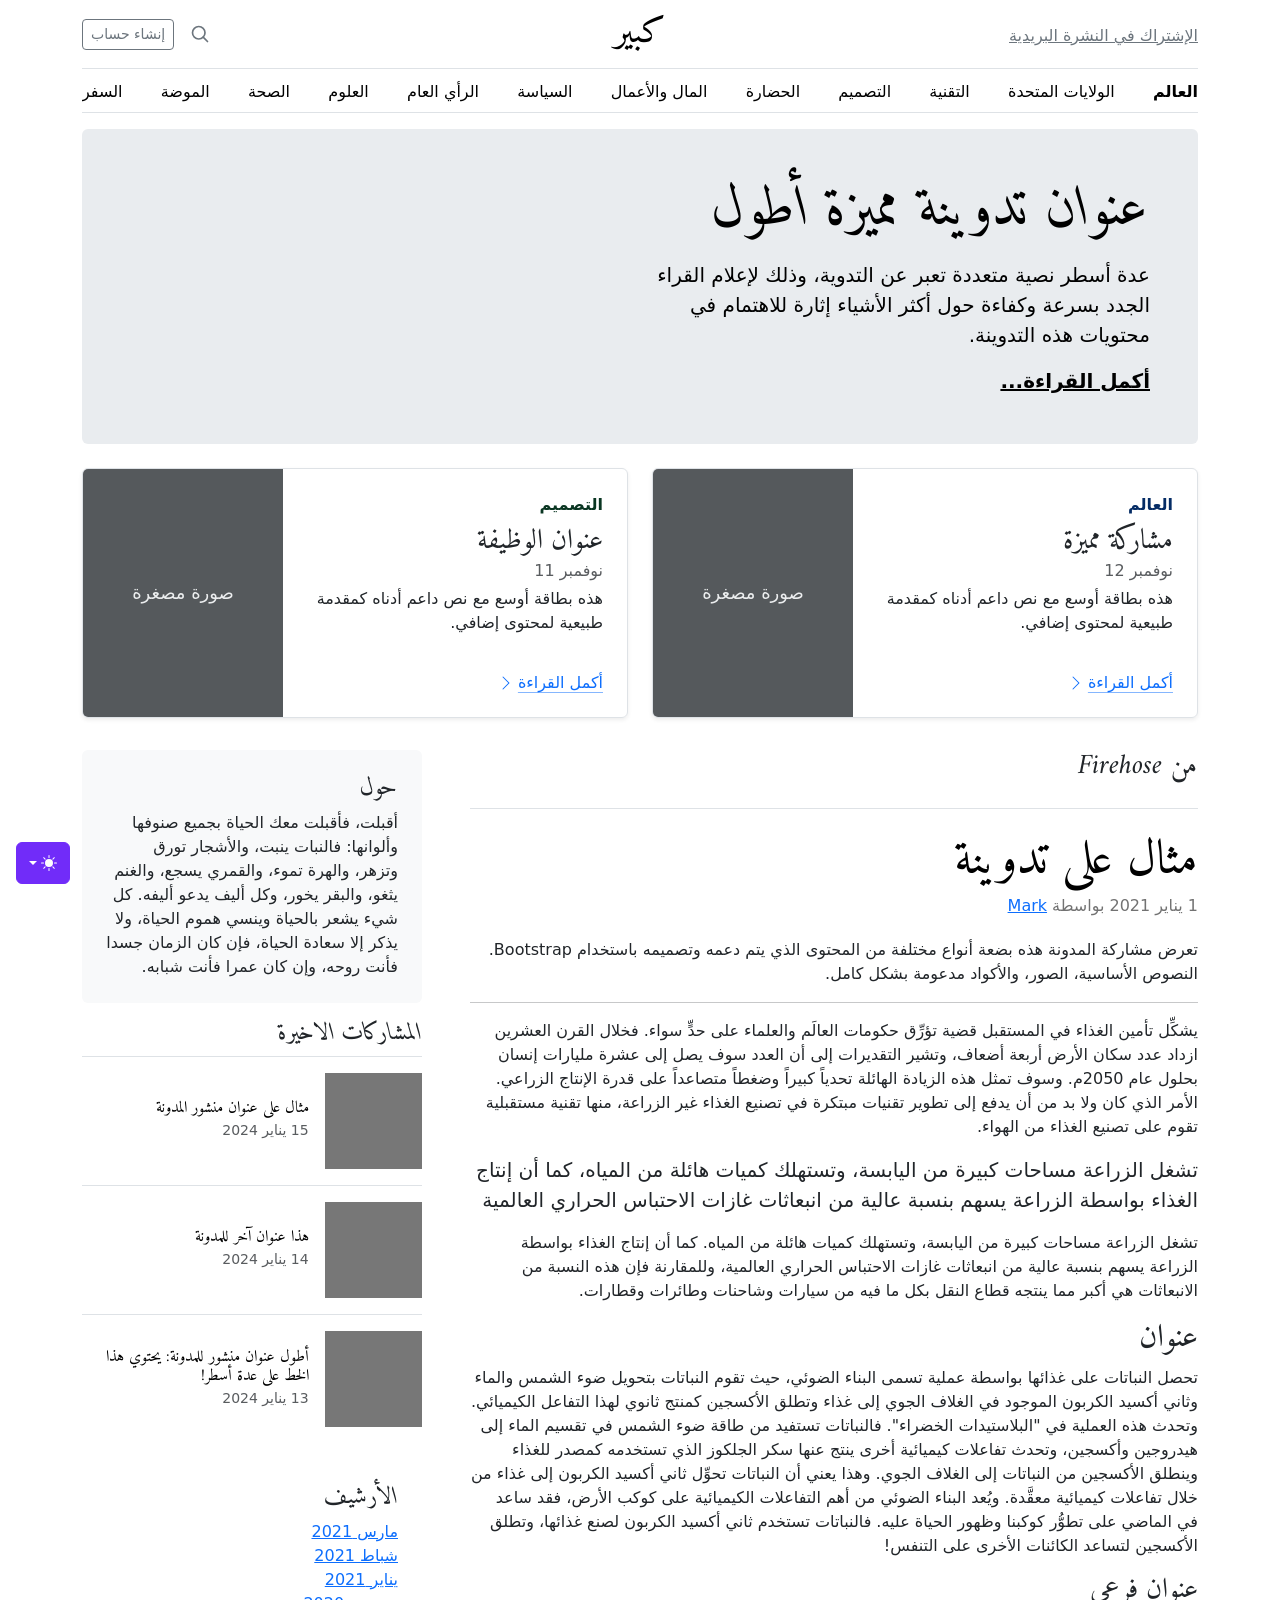
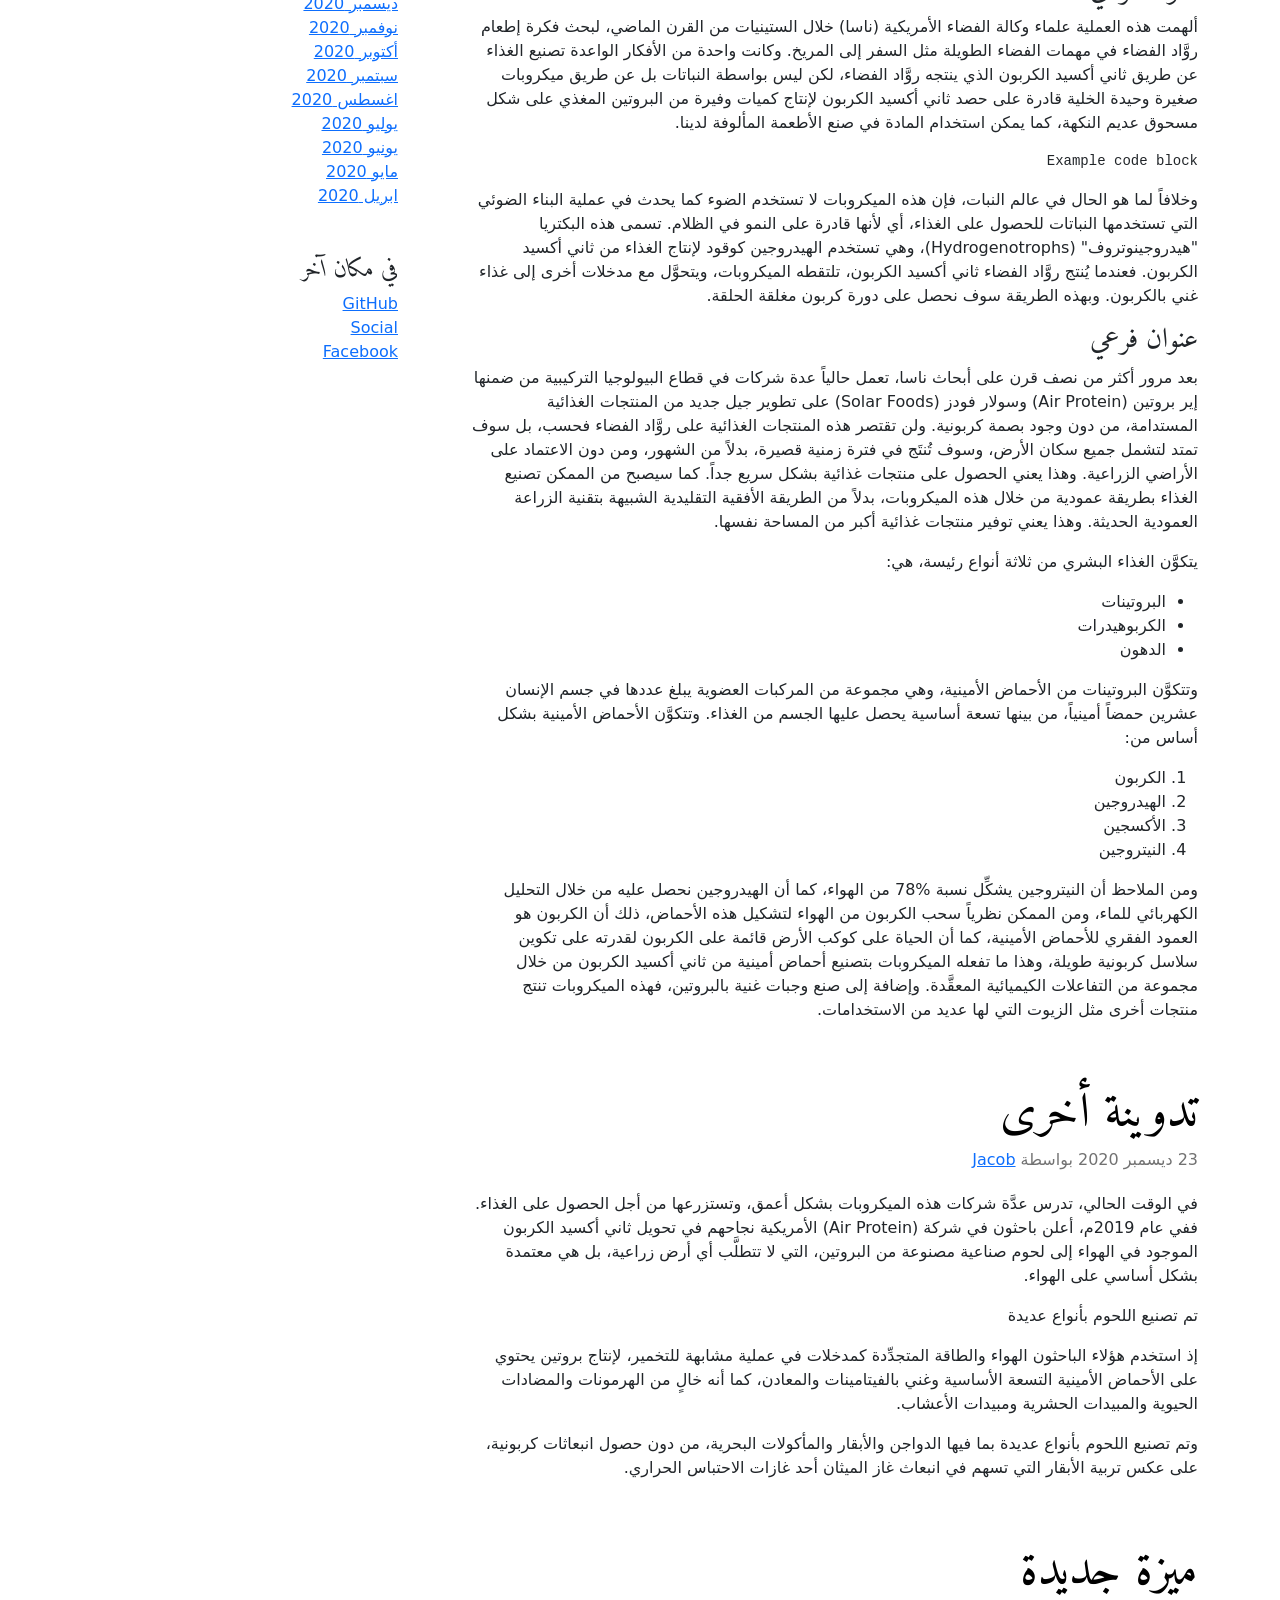
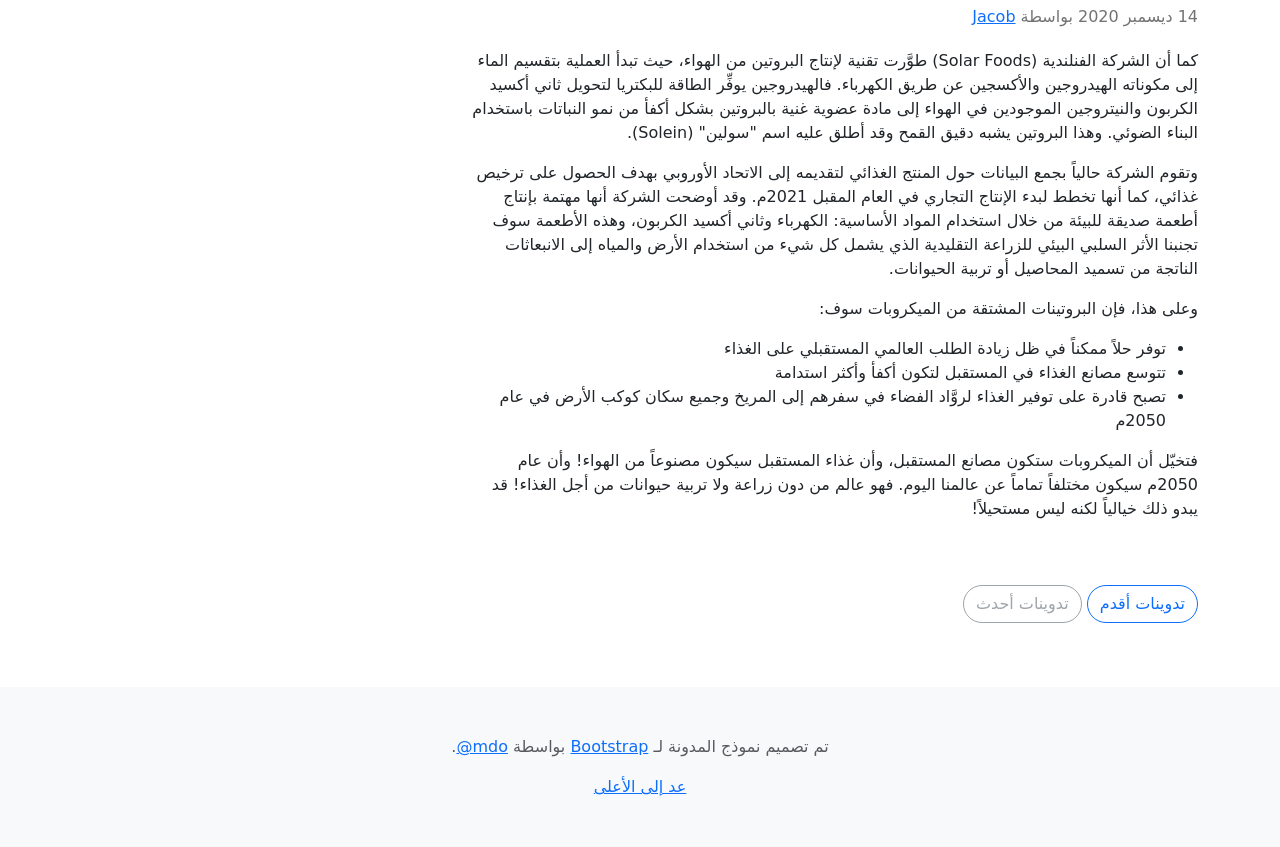
<file: bootstrap/blog-rtl/index.html>
<!doctype html>
<html lang="ar" dir="rtl" data-bs-theme="auto">
  <head>
    <meta charset="utf-8" />
    <meta name="viewport" content="width=device-width, initial-scale=1" />
    <meta name="description" content="" />
    <meta
      name="author"
      content="Mark Otto, Jacob Thornton, and Bootstrap contributors"
    />
    <meta name="generator" content="Astro v5.13.2" />
    <title>قالب المدونة · Bootstrap v5.3</title>
    <link
      rel="canonical"
      href="https://getbootstrap.com/docs/5.3/examples/blog-rtl/"
    />
    <script src="../assets/js/color-modes.js"></script>
    <link href="../assets/dist/css/bootstrap.rtl.min.css" rel="stylesheet" />
    <meta name="theme-color" content="#712cf9" />
    <link
      href="https://fonts.googleapis.com/css?family=Amiri:wght@400;700&display=swap"
      rel="stylesheet"
    />
    <link href="../blog/blog.rtl.css" rel="stylesheet" />
    <style>
      .bd-placeholder-img {
        font-size: 1.125rem;
        text-anchor: middle;
        -webkit-user-select: none;
        -moz-user-select: none;
        user-select: none;
      }
      @media (min-width: 768px) {
        .bd-placeholder-img-lg {
          font-size: 3.5rem;
        }
      }
      .b-example-divider {
        width: 100%;
        height: 3rem;
        background-color: #0000001a;
        border: solid rgba(0, 0, 0, 0.15);
        border-width: 1px 0;
        box-shadow:
          inset 0 0.5em 1.5em #0000001a,
          inset 0 0.125em 0.5em #00000026;
      }
      .b-example-vr {
        flex-shrink: 0;
        width: 1.5rem;
        height: 100vh;
      }
      .bi {
        vertical-align: -0.125em;
        fill: currentColor;
      }
      .nav-scroller {
        position: relative;
        z-index: 2;
        height: 2.75rem;
        overflow-y: hidden;
      }
      .nav-scroller .nav {
        display: flex;
        flex-wrap: nowrap;
        padding-bottom: 1rem;
        margin-top: -1px;
        overflow-x: auto;
        text-align: center;
        white-space: nowrap;
        -webkit-overflow-scrolling: touch;
      }
      .btn-bd-primary {
        --bd-violet-bg: #712cf9;
        --bd-violet-rgb: 112.520718, 44.062154, 249.437846;
        --bs-btn-font-weight: 600;
        --bs-btn-color: var(--bs-white);
        --bs-btn-bg: var(--bd-violet-bg);
        --bs-btn-border-color: var(--bd-violet-bg);
        --bs-btn-hover-color: var(--bs-white);
        --bs-btn-hover-bg: #6528e0;
        --bs-btn-hover-border-color: #6528e0;
        --bs-btn-focus-shadow-rgb: var(--bd-violet-rgb);
        --bs-btn-active-color: var(--bs-btn-hover-color);
        --bs-btn-active-bg: #5a23c8;
        --bs-btn-active-border-color: #5a23c8;
      }
      .bd-mode-toggle {
        z-index: 1500;
      }
      .bd-mode-toggle .bi {
        width: 1em;
        height: 1em;
      }
      .bd-mode-toggle .dropdown-menu .active .bi {
        display: block !important;
      }
    </style>
  </head>
  <body>
    <svg xmlns="http://www.w3.org/2000/svg" class="d-none">
      <symbol id="check2" viewBox="0 0 16 16">
        <path
          d="M13.854 3.646a.5.5 0 0 1 0 .708l-7 7a.5.5 0 0 1-.708 0l-3.5-3.5a.5.5 0 1 1 .708-.708L6.5 10.293l6.646-6.647a.5.5 0 0 1 .708 0z"
        ></path>
      </symbol>
      <symbol id="circle-half" viewBox="0 0 16 16">
        <path
          d="M8 15A7 7 0 1 0 8 1v14zm0 1A8 8 0 1 1 8 0a8 8 0 0 1 0 16z"
        ></path>
      </symbol>
      <symbol id="moon-stars-fill" viewBox="0 0 16 16">
        <path
          d="M6 .278a.768.768 0 0 1 .08.858 7.208 7.208 0 0 0-.878 3.46c0 4.021 3.278 7.277 7.318 7.277.527 0 1.04-.055 1.533-.16a.787.787 0 0 1 .81.316.733.733 0 0 1-.031.893A8.349 8.349 0 0 1 8.344 16C3.734 16 0 12.286 0 7.71 0 4.266 2.114 1.312 5.124.06A.752.752 0 0 1 6 .278z"
        ></path>
        <path
          d="M10.794 3.148a.217.217 0 0 1 .412 0l.387 1.162c.173.518.579.924 1.097 1.097l1.162.387a.217.217 0 0 1 0 .412l-1.162.387a1.734 1.734 0 0 0-1.097 1.097l-.387 1.162a.217.217 0 0 1-.412 0l-.387-1.162A1.734 1.734 0 0 0 9.31 6.593l-1.162-.387a.217.217 0 0 1 0-.412l1.162-.387a1.734 1.734 0 0 0 1.097-1.097l.387-1.162zM13.863.099a.145.145 0 0 1 .274 0l.258.774c.115.346.386.617.732.732l.774.258a.145.145 0 0 1 0 .274l-.774.258a1.156 1.156 0 0 0-.732.732l-.258.774a.145.145 0 0 1-.274 0l-.258-.774a1.156 1.156 0 0 0-.732-.732l-.774-.258a.145.145 0 0 1 0-.274l.774-.258c.346-.115.617-.386.732-.732L13.863.1z"
        ></path>
      </symbol>
      <symbol id="sun-fill" viewBox="0 0 16 16">
        <path
          d="M8 12a4 4 0 1 0 0-8 4 4 0 0 0 0 8zM8 0a.5.5 0 0 1 .5.5v2a.5.5 0 0 1-1 0v-2A.5.5 0 0 1 8 0zm0 13a.5.5 0 0 1 .5.5v2a.5.5 0 0 1-1 0v-2A.5.5 0 0 1 8 13zm8-5a.5.5 0 0 1-.5.5h-2a.5.5 0 0 1 0-1h2a.5.5 0 0 1 .5.5zM3 8a.5.5 0 0 1-.5.5h-2a.5.5 0 0 1 0-1h2A.5.5 0 0 1 3 8zm10.657-5.657a.5.5 0 0 1 0 .707l-1.414 1.415a.5.5 0 1 1-.707-.708l1.414-1.414a.5.5 0 0 1 .707 0zm-9.193 9.193a.5.5 0 0 1 0 .707L3.05 13.657a.5.5 0 0 1-.707-.707l1.414-1.414a.5.5 0 0 1 .707 0zm9.193 2.121a.5.5 0 0 1-.707 0l-1.414-1.414a.5.5 0 0 1 .707-.707l1.414 1.414a.5.5 0 0 1 0 .707zM4.464 4.465a.5.5 0 0 1-.707 0L2.343 3.05a.5.5 0 1 1 .707-.707l1.414 1.414a.5.5 0 0 1 0 .708z"
        ></path>
      </symbol>
    </svg>
    <div
      class="dropdown position-fixed bottom-0 end-0 mb-3 me-3 bd-mode-toggle"
    >
      <button
        class="btn btn-bd-primary py-2 dropdown-toggle d-flex align-items-center"
        id="bd-theme"
        type="button"
        aria-expanded="false"
        data-bs-toggle="dropdown"
        aria-label="Toggle theme (auto)"
      >
        <svg class="bi my-1 theme-icon-active" aria-hidden="true">
          <use href="#circle-half"></use>
        </svg>
        <span class="visually-hidden" id="bd-theme-text">Toggle theme</span>
      </button>
      <ul
        class="dropdown-menu dropdown-menu-end shadow"
        aria-labelledby="bd-theme-text"
      >
        <li>
          <button
            type="button"
            class="dropdown-item d-flex align-items-center"
            data-bs-theme-value="light"
            aria-pressed="false"
          >
            <svg class="bi me-2 opacity-50" aria-hidden="true">
              <use href="#sun-fill"></use>
            </svg>
            Light
            <svg class="bi ms-auto d-none" aria-hidden="true">
              <use href="#check2"></use>
            </svg>
          </button>
        </li>
        <li>
          <button
            type="button"
            class="dropdown-item d-flex align-items-center"
            data-bs-theme-value="dark"
            aria-pressed="false"
          >
            <svg class="bi me-2 opacity-50" aria-hidden="true">
              <use href="#moon-stars-fill"></use>
            </svg>
            Dark
            <svg class="bi ms-auto d-none" aria-hidden="true">
              <use href="#check2"></use>
            </svg>
          </button>
        </li>
        <li>
          <button
            type="button"
            class="dropdown-item d-flex align-items-center active"
            data-bs-theme-value="auto"
            aria-pressed="true"
          >
            <svg class="bi me-2 opacity-50" aria-hidden="true">
              <use href="#circle-half"></use>
            </svg>
            Auto
            <svg class="bi ms-auto d-none" aria-hidden="true">
              <use href="#check2"></use>
            </svg>
          </button>
        </li>
      </ul>
    </div>
    <svg xmlns="http://www.w3.org/2000/svg" class="d-none">
      <symbol
        id="aperture"
        fill="none"
        stroke="currentColor"
        stroke-linecap="round"
        stroke-linejoin="round"
        stroke-width="2"
        viewBox="0 0 24 24"
      >
        <circle cx="12" cy="12" r="10"></circle>
        <path
          d="M14.31 8l5.74 9.94M9.69 8h11.48M7.38 12l5.74-9.94M9.69 16L3.95 6.06M14.31 16H2.83m13.79-4l-5.74 9.94"
        ></path>
      </symbol>
      <symbol id="cart" viewBox="0 0 16 16">
        <path
          d="M0 1.5A.5.5 0 0 1 .5 1H2a.5.5 0 0 1 .485.379L2.89 3H14.5a.5.5 0 0 1 .49.598l-1 5a.5.5 0 0 1-.465.401l-9.397.472L4.415 11H13a.5.5 0 0 1 0 1H4a.5.5 0 0 1-.491-.408L2.01 3.607 1.61 2H.5a.5.5 0 0 1-.5-.5zM3.102 4l.84 4.479 9.144-.459L13.89 4H3.102zM5 12a2 2 0 1 0 0 4 2 2 0 0 0 0-4zm7 0a2 2 0 1 0 0 4 2 2 0 0 0 0-4zm-7 1a1 1 0 1 1 0 2 1 1 0 0 1 0-2zm7 0a1 1 0 1 1 0 2 1 1 0 0 1 0-2z"
        ></path>
      </symbol>
      <symbol id="chevron-right" viewBox="0 0 16 16">
        <path
          fill-rule="evenodd"
          d="M4.646 1.646a.5.5 0 0 1 .708 0l6 6a.5.5 0 0 1 0 .708l-6 6a.5.5 0 0 1-.708-.708L10.293 8 4.646 2.354a.5.5 0 0 1 0-.708z"
        ></path>
      </symbol>
    </svg>
    <div class="container">
      <header class="border-bottom lh-1 py-3">
        <div class="row flex-nowrap justify-content-between align-items-center">
          <div class="col-4 pt-1">
            <a class="link-secondary" href="#">الإشتراك في النشرة البريدية</a>
          </div>
          <div class="col-4 text-center">
            <a
              class="blog-header-logo text-body-emphasis text-decoration-none"
              href="#"
              >كبير</a
            >
          </div>
          <div class="col-4 d-flex justify-content-end align-items-center">
            <a class="link-secondary" href="#" aria-label="بحث">
              <svg
                xmlns="http://www.w3.org/2000/svg"
                width="20"
                height="20"
                fill="none"
                stroke="currentColor"
                stroke-linecap="round"
                stroke-linejoin="round"
                stroke-width="2"
                class="mx-3"
                role="img"
                viewBox="0 0 24 24"
              >
                <title>بحث</title>
                <circle cx="10.5" cy="10.5" r="7.5"></circle>
                <path d="M21 21l-5.2-5.2"></path>
              </svg>
            </a>
            <a class="btn btn-sm btn-outline-secondary" href="#">إنشاء حساب</a>
          </div>
        </div>
      </header>
      <div class="nav-scroller py-1 mb-3 border-bottom">
        <nav class="nav nav-underline justify-content-between">
          <a class="nav-item nav-link link-body-emphasis active" href="#"
            >العالم</a
          >
          <a class="nav-item nav-link link-body-emphasis" href="#"
            >الولايات المتحدة</a
          >
          <a class="nav-item nav-link link-body-emphasis" href="#">التقنية</a>
          <a class="nav-item nav-link link-body-emphasis" href="#">التصميم</a>
          <a class="nav-item nav-link link-body-emphasis" href="#">الحضارة</a>
          <a class="nav-item nav-link link-body-emphasis" href="#"
            >المال والأعمال</a
          >
          <a class="nav-item nav-link link-body-emphasis" href="#">السياسة</a>
          <a class="nav-item nav-link link-body-emphasis" href="#"
            >الرأي العام</a
          >
          <a class="nav-item nav-link link-body-emphasis" href="#">العلوم</a>
          <a class="nav-item nav-link link-body-emphasis" href="#">الصحة</a>
          <a class="nav-item nav-link link-body-emphasis" href="#">الموضة</a>
          <a class="nav-item nav-link link-body-emphasis" href="#">السفر</a>
        </nav>
      </div>
    </div>
    <main class="container">
      <div class="p-4 p-md-5 mb-4 rounded text-body-emphasis bg-body-secondary">
        <div class="col-lg-6 px-0">
          <h1 class="display-4 fst-italic">عنوان تدوينة مميزة أطول</h1>
          <p class="lead my-3">
            عدة أسطر نصية متعددة تعبر عن التدوية، وذلك لإعلام القراء الجدد بسرعة
            وكفاءة حول أكثر الأشياء إثارة للاهتمام في محتويات هذه التدوينة.
          </p>
          <p class="lead mb-0">
            <a href="#" class="text-body-emphasis fw-bold">أكمل القراءة...</a>
          </p>
        </div>
      </div>
      <div class="row mb-2">
        <div class="col-md-6">
          <div
            class="row g-0 border rounded overflow-hidden flex-md-row mb-4 shadow-sm h-md-250 position-relative"
          >
            <div class="col p-4 d-flex flex-column position-static">
              <strong class="d-inline-block mb-2 text-primary-emphasis"
                >العالم</strong
              >
              <h3 class="mb-0">مشاركة مميزة</h3>
              <div class="mb-1 text-body-secondary">نوفمبر 12</div>
              <p class="card-text mb-auto">
                هذه بطاقة أوسع مع نص داعم أدناه كمقدمة طبيعية لمحتوى إضافي.
              </p>
              <a
                href="#"
                class="icon-link gap-1 icon-link-hover stretched-link"
              >
                أكمل القراءة
                <svg class="bi" aria-hidden="true">
                  <use xlink:href="#chevron-right"></use>
                </svg>
              </a>
            </div>
            <div class="col-auto d-none d-lg-block">
              <svg
                aria-label="Placeholder: صورة مصغرة"
                class="bd-placeholder-img"
                height="250"
                preserveAspectRatio="xMidYMid slice"
                role="img"
                width="200"
                xmlns="http://www.w3.org/2000/svg"
              >
                <title>Placeholder</title>
                <rect width="100%" height="100%" fill="#55595c"></rect>
                <text x="50%" y="50%" fill="#eceeef" dy=".3em">صورة مصغرة</text>
              </svg>
            </div>
          </div>
        </div>
        <div class="col-md-6">
          <div
            class="row g-0 border rounded overflow-hidden flex-md-row mb-4 shadow-sm h-md-250 position-relative"
          >
            <div class="col p-4 d-flex flex-column position-static">
              <strong class="d-inline-block mb-2 text-success-emphasis"
                >التصميم</strong
              >
              <h3 class="mb-0">عنوان الوظيفة</h3>
              <div class="mb-1 text-body-secondary">نوفمبر 11</div>
              <p class="mb-auto">
                هذه بطاقة أوسع مع نص داعم أدناه كمقدمة طبيعية لمحتوى إضافي.
              </p>
              <a
                href="#"
                class="icon-link gap-1 icon-link-hover stretched-link"
              >
                أكمل القراءة
                <svg class="bi" aria-hidden="true">
                  <use xlink:href="#chevron-right"></use>
                </svg>
              </a>
            </div>
            <div class="col-auto d-none d-lg-block">
              <svg
                aria-label="Placeholder: صورة مصغرة"
                class="bd-placeholder-img"
                height="250"
                preserveAspectRatio="xMidYMid slice"
                role="img"
                width="200"
                xmlns="http://www.w3.org/2000/svg"
              >
                <title>Placeholder</title>
                <rect width="100%" height="100%" fill="#55595c"></rect>
                <text x="50%" y="50%" fill="#eceeef" dy=".3em">صورة مصغرة</text>
              </svg>
            </div>
          </div>
        </div>
      </div>
      <div class="row g-5">
        <div class="col-md-8">
          <h3 class="pb-4 mb-4 fst-italic border-bottom">من Firehose</h3>
          <article class="blog-post">
            <h2 class="display-5 link-body-emphasis mb-1">مثال على تدوينة</h2>
            <p class="blog-post-meta">
              1 يناير 2021 بواسطة <a href="#"> Mark </a>
            </p>
            <p>
              تعرض مشاركة المدونة هذه بضعة أنواع مختلفة من المحتوى الذي يتم دعمه
              وتصميمه باستخدام Bootstrap. النصوص الأساسية، الصور، والأكواد
              مدعومة بشكل كامل.
            </p>
            <hr />
            <p>
              يشكِّل تأمين الغذاء في المستقبل قضية تؤرِّق حكومات العالَم
              والعلماء على حدٍّ سواء. فخلال القرن العشرين ازداد عدد سكان الأرض
              أربعة أضعاف، وتشير التقديرات إلى أن العدد سوف يصل إلى عشرة مليارات
              إنسان بحلول عام 2050م. وسوف تمثل هذه الزيادة الهائلة تحدياً كبيراً
              وضغطاً متصاعداً على قدرة الإنتاج الزراعي. الأمر الذي كان ولا بد من
              أن يدفع إلى تطوير تقنيات مبتكرة في تصنيع الغذاء غير الزراعة، منها
              تقنية مستقبلية تقوم على تصنيع الغذاء من الهواء.
            </p>
            <blockquote class="blockquote">
              <p>
                تشغل الزراعة مساحات كبيرة من اليابسة، وتستهلك كميات هائلة من
                المياه، كما أن إنتاج الغذاء بواسطة الزراعة يسهم بنسبة عالية من
                انبعاثات غازات الاحتباس الحراري العالمية
              </p>
            </blockquote>
            <p>
              تشغل الزراعة مساحات كبيرة من اليابسة، وتستهلك كميات هائلة من
              المياه. كما أن إنتاج الغذاء بواسطة الزراعة يسهم بنسبة عالية من
              انبعاثات غازات الاحتباس الحراري العالمية، وللمقارنة فإن هذه النسبة
              من الانبعاثات هي أكبر مما ينتجه قطاع النقل بكل ما فيه من سيارات
              وشاحنات وطائرات وقطارات.
            </p>
            <h2>عنوان</h2>
            <p>
              تحصل النباتات على غذائها بواسطة عملية تسمى البناء الضوئي، حيث تقوم
              النباتات بتحويل ضوء الشمس والماء وثاني أكسيد الكربون الموجود في
              الغلاف الجوي إلى غذاء وتطلق الأكسجين كمنتج ثانوي لهذا التفاعل
              الكيميائي. وتحدث هذه العملية في "البلاستيدات الخضراء". فالنباتات
              تستفيد من طاقة ضوء الشمس في تقسيم الماء إلى هيدروجين وأكسجين،
              وتحدث تفاعلات كيميائية أخرى ينتج عنها سكر الجلكوز الذي تستخدمه
              كمصدر للغذاء وينطلق الأكسجين من النباتات إلى الغلاف الجوي. وهذا
              يعني أن النباتات تحوِّل ثاني أكسيد الكربون إلى غذاء من خلال
              تفاعلات كيميائية معقَّدة. ويُعد البناء الضوئي من أهم التفاعلات
              الكيميائية على كوكب الأرض، فقد ساعد في الماضي على تطوُّر كوكبنا
              وظهور الحياة عليه. فالنباتات تستخدم ثاني أكسيد الكربون لصنع
              غذائها، وتطلق الأكسجين لتساعد الكائنات الأخرى على التنفس!
            </p>
            <h3>عنوان فرعي</h3>
            <p>
              ألهمت هذه العملية علماء وكالة الفضاء الأمريكية (ناسا) خلال
              الستينيات من القرن الماضي، لبحث فكرة إطعام روَّاد الفضاء في مهمات
              الفضاء الطويلة مثل السفر إلى المريخ. وكانت واحدة من الأفكار
              الواعدة تصنيع الغذاء عن طريق ثاني أكسيد الكربون الذي ينتجه روَّاد
              الفضاء، لكن ليس بواسطة النباتات بل عن طريق ميكروبات صغيرة وحيدة
              الخلية قادرة على حصد ثاني أكسيد الكربون لإنتاج كميات وفيرة من
              البروتين المغذي على شكل مسحوق عديم النكهة، كما يمكن استخدام المادة
              في صنع الأطعمة المألوفة لدينا.
            </p>
            <pre><code>Example code block</code></pre>
            <p>
              وخلافاً لما هو الحال في عالم النبات، فإن هذه الميكروبات لا تستخدم
              الضوء كما يحدث في عملية البناء الضوئي التي تستخدمها النباتات
              للحصول على الغذاء، أي لأنها قادرة على النمو في الظلام. تسمى هذه
              البكتريا "هيدروجينوتروف" (Hydrogenotrophs)، وهي تستخدم الهيدروجين
              كوقود لإنتاج الغذاء من ثاني أكسيد الكربون. فعندما يُنتج روَّاد
              الفضاء ثاني أكسيد الكربون، تلتقطه الميكروبات، ويتحوَّل مع مدخلات
              أخرى إلى غذاء غني بالكربون. وبهذه الطريقة سوف نحصل على دورة كربون
              مغلقة الحلقة.
            </p>
            <h3>عنوان فرعي</h3>
            <p>
              بعد مرور أكثر من نصف قرن على أبحاث ناسا، تعمل حالياً عدة شركات في
              قطاع البيولوجيا التركيبية من ضمنها إير بروتين (Air Protein) وسولار
              فودز (Solar Foods) على تطوير جيل جديد من المنتجات الغذائية
              المستدامة، من دون وجود بصمة كربونية. ولن تقتصر هذه المنتجات
              الغذائية على روَّاد الفضاء فحسب، بل سوف تمتد لتشمل جميع سكان
              الأرض، وسوف تُنتَج في فترة زمنية قصيرة، بدلاً من الشهور، ومن دون
              الاعتماد على الأراضي الزراعية. وهذا يعني الحصول على منتجات غذائية
              بشكل سريع جداً. كما سيصبح من الممكن تصنيع الغذاء بطريقة عمودية من
              خلال هذه الميكروبات، بدلاً من الطريقة الأفقية التقليدية الشبيهة
              بتقنية الزراعة العمودية الحديثة. وهذا يعني توفير منتجات غذائية
              أكبر من المساحة نفسها.
            </p>
            <p>يتكوَّن الغذاء البشري من ثلاثة أنواع رئيسة، هي:</p>
            <ul>
              <li>البروتينات</li>
              <li>الكربوهيدرات</li>
              <li>الدهون</li>
            </ul>
            <p>
              وتتكوَّن البروتينات من الأحماض الأمينية، وهي مجموعة من المركبات
              العضوية يبلغ عددها في جسم الإنسان عشرين حمضاً أمينياً، من بينها
              تسعة أساسية يحصل عليها الجسم من الغذاء. وتتكوَّن الأحماض الأمينية
              بشكل أساس من:
            </p>
            <ol>
              <li>الكربون</li>
              <li>الهيدروجين</li>
              <li>الأكسجين</li>
              <li>النيتروجين</li>
            </ol>
            <p>
              ومن الملاحظ أن النيتروجين يشكِّل نسبة %78 من الهواء، كما أن
              الهيدروجين نحصل عليه من خلال التحليل الكهربائي للماء، ومن الممكن
              نظرياً سحب الكربون من الهواء لتشكيل هذه الأحماض، ذلك أن الكربون هو
              العمود الفقري للأحماض الأمينية، كما أن الحياة على كوكب الأرض قائمة
              على الكربون لقدرته على تكوين سلاسل كربونية طويلة، وهذا ما تفعله
              الميكروبات بتصنيع أحماض أمينية من ثاني أكسيد الكربون من خلال
              مجموعة من التفاعلات الكيميائية المعقَّدة. وإضافة إلى صنع وجبات
              غنية بالبروتين، فهذه الميكروبات تنتج منتجات أخرى مثل الزيوت التي
              لها عديد من الاستخدامات.
            </p>
          </article>
          <article class="blog-post">
            <h2 class="display-5 link-body-emphasis mb-1">تدوينة أخرى</h2>
            <p class="blog-post-meta">
              23 ديسمبر 2020 بواسطة <a href="#">Jacob</a>
            </p>
            <p>
              في الوقت الحالي، تدرس عدَّة شركات هذه الميكروبات بشكل أعمق،
              وتستزرعها من أجل الحصول على الغذاء. ففي عام 2019م، أعلن باحثون في
              شركة (Air Protein) الأمريكية نجاحهم في تحويل ثاني أكسيد الكربون
              الموجود في الهواء إلى لحوم صناعية مصنوعة من البروتين، التي لا
              تتطلَّب أي أرض زراعية، بل هي معتمدة بشكل أساسي على الهواء.
            </p>
            <blockquote><p>تم تصنيع اللحوم بأنواع عديدة</p></blockquote>
            <p>
              إذ استخدم هؤلاء الباحثون الهواء والطاقة المتجدِّدة كمدخلات في
              عملية مشابهة للتخمير، لإنتاج بروتين يحتوي على الأحماض الأمينية
              التسعة الأساسية وغني بالفيتامينات والمعادن، كما أنه خالٍ من
              الهرمونات والمضادات الحيوية والمبيدات الحشرية ومبيدات الأعشاب.
            </p>
            <p>
              وتم تصنيع اللحوم بأنواع عديدة بما فيها الدواجن والأبقار والمأكولات
              البحرية، من دون حصول انبعاثات كربونية، على عكس تربية الأبقار التي
              تسهم في انبعاث غاز الميثان أحد غازات الاحتباس الحراري.
            </p>
          </article>
          <article class="blog-post">
            <h2 class="display-5 link-body-emphasis mb-1">ميزة جديدة</h2>
            <p class="blog-post-meta">
              14 ديسمبر 2020 بواسطة <a href="#">Jacob</a>
            </p>
            <p>
              كما أن الشركة الفنلندية (Solar Foods) طوَّرت تقنية لإنتاج البروتين
              من الهواء، حيث تبدأ العملية بتقسيم الماء إلى مكوناته الهيدروجين
              والأكسجين عن طريق الكهرباء. فالهيدروجين يوفِّر الطاقة للبكتريا
              لتحويل ثاني أكسيد الكربون والنيتروجين الموجودين في الهواء إلى مادة
              عضوية غنية بالبروتين بشكل أكفأ من نمو النباتات باستخدام البناء
              الضوئي. وهذا البروتين يشبه دقيق القمح وقد أطلق عليه اسم "سولين"
              (Solein).
            </p>
            <p>
              وتقوم الشركة حالياً بجمع البيانات حول المنتج الغذائي لتقديمه إلى
              الاتحاد الأوروبي بهدف الحصول على ترخيص غذائي، كما أنها تخطط لبدء
              الإنتاج التجاري في العام المقبل 2021م. وقد أوضحت الشركة أنها مهتمة
              بإنتاج أطعمة صديقة للبيئة من خلال استخدام المواد الأساسية:
              الكهرباء وثاني أكسيد الكربون، وهذه الأطعمة سوف تجنبنا الأثر السلبي
              البيئي للزراعة التقليدية الذي يشمل كل شيء من استخدام الأرض والمياه
              إلى الانبعاثات الناتجة من تسميد المحاصيل أو تربية الحيوانات.
            </p>
            <p>وعلى هذا، فإن البروتينات المشتقة من الميكروبات سوف:</p>
            <ul>
              <li>
                توفر حلاً ممكناً في ظل زيادة الطلب العالمي المستقبلي على الغذاء
              </li>
              <li>تتوسع مصانع الغذاء في المستقبل لتكون أكفأ وأكثر استدامة</li>
              <li>
                تصبح قادرة على توفير الغذاء لروَّاد الفضاء في سفرهم إلى المريخ
                وجميع سكان كوكب الأرض في عام 2050م
              </li>
            </ul>
            <p>
              فتخيّل أن الميكروبات ستكون مصانع المستقبل، وأن غذاء المستقبل سيكون
              مصنوعاً من الهواء! وأن عام 2050م سيكون مختلفاً تماماً عن عالمنا
              اليوم. فهو عالم من دون زراعة ولا تربية حيوانات من أجل الغذاء! قد
              يبدو ذلك خيالياً لكنه ليس مستحيلاً!
            </p>
          </article>
          <nav class="blog-pagination" aria-label="Pagination">
            <a class="btn btn-outline-primary rounded-pill" href="#"
              >تدوينات أقدم</a
            >
            <a
              class="btn btn-outline-secondary rounded-pill disabled"
              aria-disabled="true"
              >تدوينات أحدث</a
            >
          </nav>
        </div>
        <div class="col-md-4">
          <div class="position-sticky" style="top: 2rem">
            <div class="p-4 mb-3 bg-body-tertiary rounded">
              <h4 class="fst-italic">حول</h4>
              <p class="mb-0">
                أقبلت، فأقبلت معك الحياة بجميع صنوفها وألوانها: فالنبات ينبت،
                والأشجار تورق وتزهر، والهرة تموء، والقمري يسجع، والغنم يثغو،
                والبقر يخور، وكل أليف يدعو أليفه. كل شيء يشعر بالحياة وينسي هموم
                الحياة، ولا يذكر إلا سعادة الحياة، فإن كان الزمان جسدا فأنت
                روحه، وإن كان عمرا فأنت شبابه.
              </p>
            </div>
            <div>
              <h4 class="fst-italic">المشاركات الاخيرة</h4>
              <ul class="list-unstyled">
                <li>
                  <a
                    class="d-flex flex-column flex-lg-row gap-3 align-items-start align-items-lg-center py-3 link-body-emphasis text-decoration-none border-top"
                    href="#"
                  >
                    <svg
                      aria-hidden="true"
                      class="bd-placeholder-img"
                      height="96"
                      preserveAspectRatio="xMidYMid slice"
                      width="100%"
                      xmlns="http://www.w3.org/2000/svg"
                    >
                      <rect width="100%" height="100%" fill="#777"></rect>
                    </svg>
                    <div class="col-lg-8">
                      <h6 class="mb-0">مثال على عنوان منشور المدونة</h6>
                      <small class="text-body-secondary">15 يناير 2024</small>
                    </div>
                  </a>
                </li>
                <li>
                  <a
                    class="d-flex flex-column flex-lg-row gap-3 align-items-start align-items-lg-center py-3 link-body-emphasis text-decoration-none border-top"
                    href="#"
                  >
                    <svg
                      aria-hidden="true"
                      class="bd-placeholder-img"
                      height="96"
                      preserveAspectRatio="xMidYMid slice"
                      width="100%"
                      xmlns="http://www.w3.org/2000/svg"
                    >
                      <rect width="100%" height="100%" fill="#777"></rect>
                    </svg>
                    <div class="col-lg-8">
                      <h6 class="mb-0">هذا عنوان آخر للمدونة</h6>
                      <small class="text-body-secondary">14 يناير 2024</small>
                    </div>
                  </a>
                </li>
                <li>
                  <a
                    class="d-flex flex-column flex-lg-row gap-3 align-items-start align-items-lg-center py-3 link-body-emphasis text-decoration-none border-top"
                    href="#"
                  >
                    <svg
                      aria-hidden="true"
                      class="bd-placeholder-img"
                      height="96"
                      preserveAspectRatio="xMidYMid slice"
                      width="100%"
                      xmlns="http://www.w3.org/2000/svg"
                    >
                      <rect width="100%" height="100%" fill="#777"></rect>
                    </svg>
                    <div class="col-lg-8">
                      <h6 class="mb-0">
                        أطول عنوان منشور للمدونة: يحتوي هذا الخط على عدة أسطر!
                      </h6>
                      <small class="text-body-secondary">13 يناير 2024</small>
                    </div>
                  </a>
                </li>
              </ul>
            </div>
            <div class="p-4">
              <h4 class="fst-italic">الأرشيف</h4>
              <ol class="list-unstyled mb-0">
                <li><a href="#">مارس 2021</a></li>
                <li><a href="#">شباط 2021</a></li>
                <li><a href="#">يناير 2021</a></li>
                <li><a href="#">ديسمبر 2020</a></li>
                <li><a href="#">نوفمبر 2020</a></li>
                <li><a href="#">أكتوبر 2020</a></li>
                <li><a href="#">سبتمبر 2020</a></li>
                <li><a href="#">اغسطس 2020</a></li>
                <li><a href="#">يوليو 2020</a></li>
                <li><a href="#">يونيو 2020</a></li>
                <li><a href="#">مايو 2020</a></li>
                <li><a href="#">ابريل 2020</a></li>
              </ol>
            </div>
            <div class="p-4">
              <h4 class="fst-italic">في مكان آخر</h4>
              <ol class="list-unstyled">
                <li><a href="#">GitHub</a></li>
                <li><a href="#">Social</a></li>
                <li><a href="#">Facebook</a></li>
              </ol>
            </div>
          </div>
        </div>
      </div>
    </main>
    <footer class="py-5 text-center text-body-secondary bg-body-tertiary">
      <p>
        تم تصميم نموذج المدونة لـ
        <a href="https://getbootstrap.com/">Bootstrap</a> بواسطة
        <a href="https://x.com/mdo"><bdi lang="en" dir="ltr">@mdo</bdi></a
        >.
      </p>
      <p class="mb-0"><a href="#">عد إلى الأعلى</a></p>
    </footer>
    <script
      src="../assets/dist/js/bootstrap.bundle.min.js"
      class="astro-vvvwv3sm"
    ></script>
  </body>
</html>
</file>
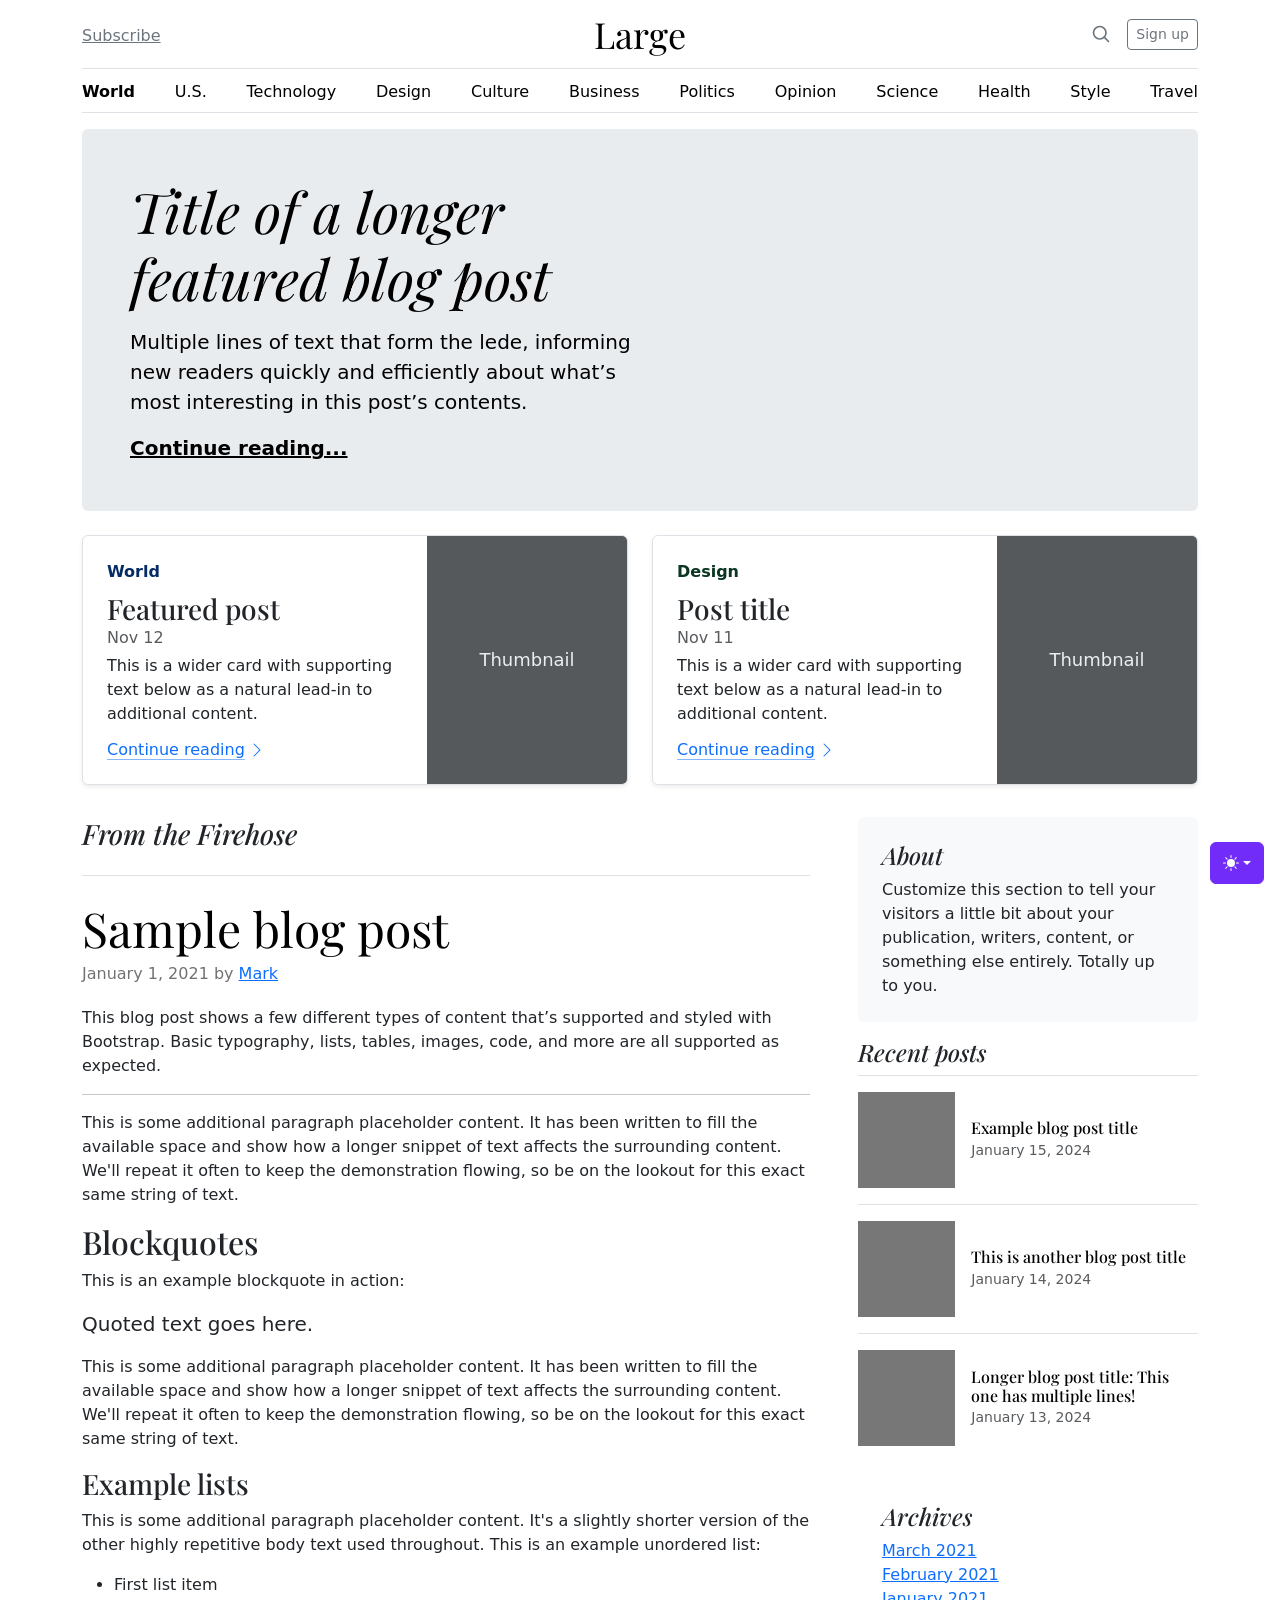
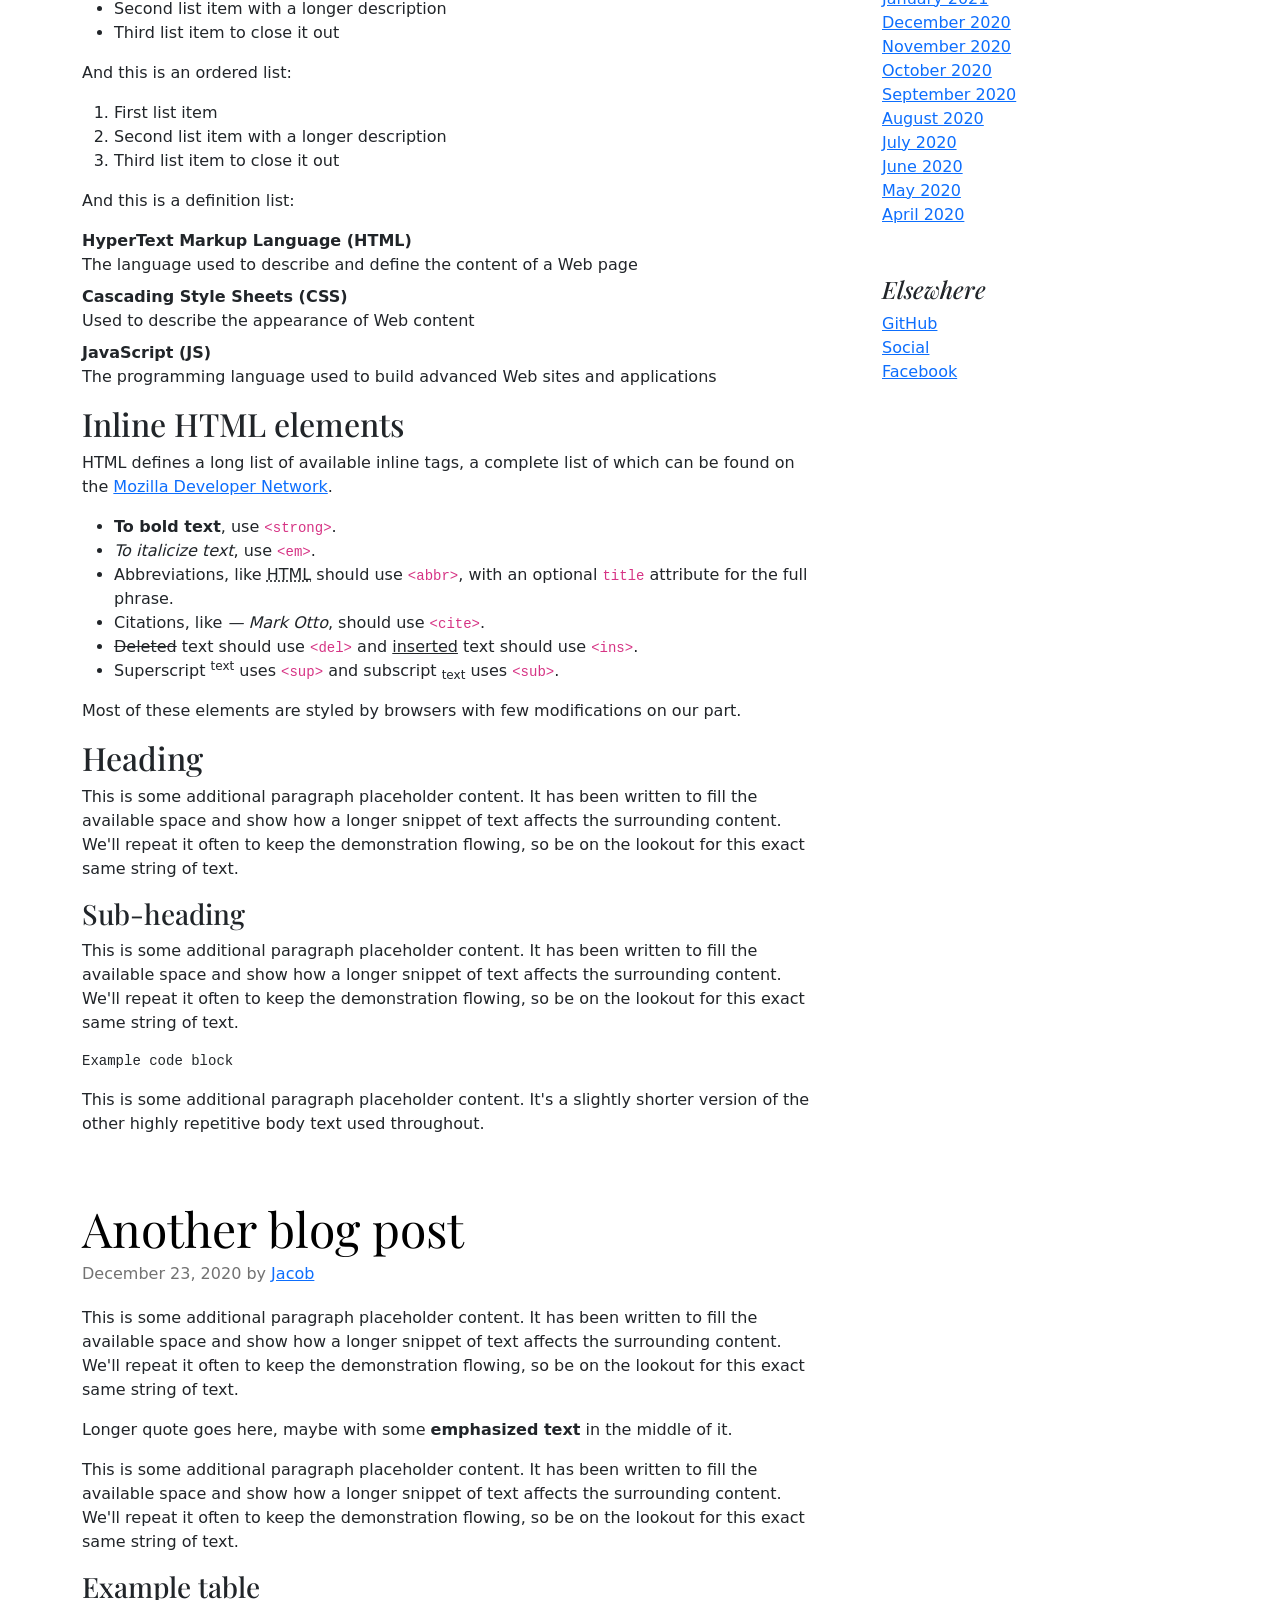
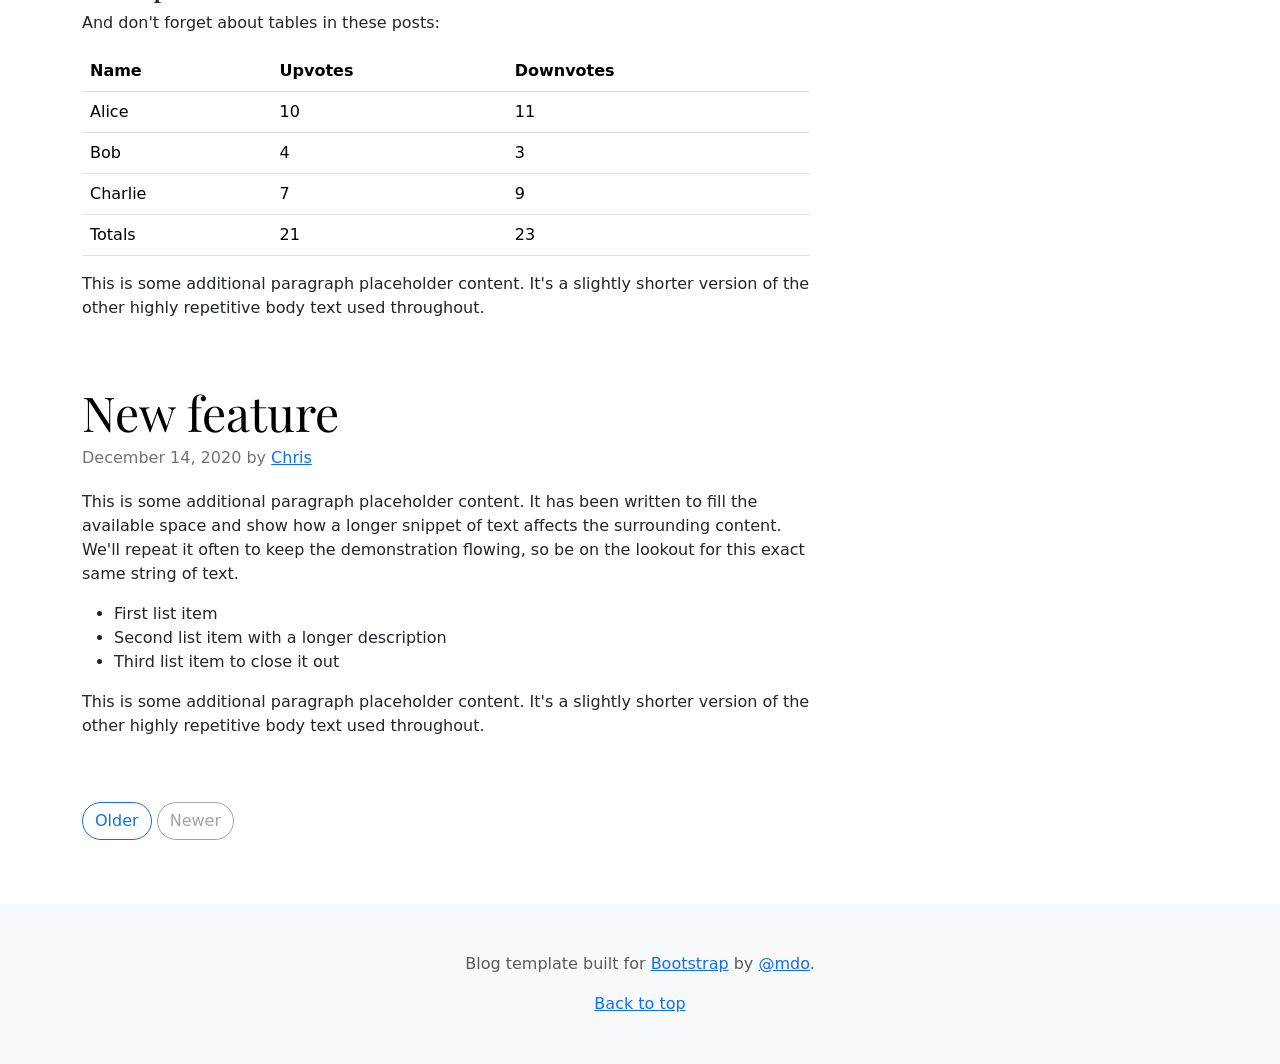
<file: bootstrap/blog/index.html>
<!doctype html>
<html lang="en" data-bs-theme="auto">
  <head>
    <meta charset="utf-8" />
    <meta name="viewport" content="width=device-width, initial-scale=1" />
    <meta name="description" content="" />
    <meta
      name="author"
      content="Mark Otto, Jacob Thornton, and Bootstrap contributors"
    />
    <meta name="generator" content="Astro v5.13.2" />
    <title>Blog Template · Bootstrap v5.3</title>
    <link
      rel="canonical"
      href="https://getbootstrap.com/docs/5.3/examples/blog/"
    />
    <script src="../assets/js/color-modes.js"></script>
    <link href="../assets/dist/css/bootstrap.min.css" rel="stylesheet" />
    <meta name="theme-color" content="#712cf9" />
    <link
      href="https://fonts.googleapis.com/css?family=Playfair+Display:700,900&display=swap"
      rel="stylesheet"
    />
    <link href="blog.css" rel="stylesheet" />
    <style>
      .bd-placeholder-img {
        font-size: 1.125rem;
        text-anchor: middle;
        -webkit-user-select: none;
        -moz-user-select: none;
        user-select: none;
      }
      @media (min-width: 768px) {
        .bd-placeholder-img-lg {
          font-size: 3.5rem;
        }
      }
      .b-example-divider {
        width: 100%;
        height: 3rem;
        background-color: #0000001a;
        border: solid rgba(0, 0, 0, 0.15);
        border-width: 1px 0;
        box-shadow:
          inset 0 0.5em 1.5em #0000001a,
          inset 0 0.125em 0.5em #00000026;
      }
      .b-example-vr {
        flex-shrink: 0;
        width: 1.5rem;
        height: 100vh;
      }
      .bi {
        vertical-align: -0.125em;
        fill: currentColor;
      }
      .nav-scroller {
        position: relative;
        z-index: 2;
        height: 2.75rem;
        overflow-y: hidden;
      }
      .nav-scroller .nav {
        display: flex;
        flex-wrap: nowrap;
        padding-bottom: 1rem;
        margin-top: -1px;
        overflow-x: auto;
        text-align: center;
        white-space: nowrap;
        -webkit-overflow-scrolling: touch;
      }
      .btn-bd-primary {
        --bd-violet-bg: #712cf9;
        --bd-violet-rgb: 112.520718, 44.062154, 249.437846;
        --bs-btn-font-weight: 600;
        --bs-btn-color: var(--bs-white);
        --bs-btn-bg: var(--bd-violet-bg);
        --bs-btn-border-color: var(--bd-violet-bg);
        --bs-btn-hover-color: var(--bs-white);
        --bs-btn-hover-bg: #6528e0;
        --bs-btn-hover-border-color: #6528e0;
        --bs-btn-focus-shadow-rgb: var(--bd-violet-rgb);
        --bs-btn-active-color: var(--bs-btn-hover-color);
        --bs-btn-active-bg: #5a23c8;
        --bs-btn-active-border-color: #5a23c8;
      }
      .bd-mode-toggle {
        z-index: 1500;
      }
      .bd-mode-toggle .bi {
        width: 1em;
        height: 1em;
      }
      .bd-mode-toggle .dropdown-menu .active .bi {
        display: block !important;
      }
    </style>
  </head>
  <body>
    <svg xmlns="http://www.w3.org/2000/svg" class="d-none">
      <symbol id="check2" viewBox="0 0 16 16">
        <path
          d="M13.854 3.646a.5.5 0 0 1 0 .708l-7 7a.5.5 0 0 1-.708 0l-3.5-3.5a.5.5 0 1 1 .708-.708L6.5 10.293l6.646-6.647a.5.5 0 0 1 .708 0z"
        ></path>
      </symbol>
      <symbol id="circle-half" viewBox="0 0 16 16">
        <path
          d="M8 15A7 7 0 1 0 8 1v14zm0 1A8 8 0 1 1 8 0a8 8 0 0 1 0 16z"
        ></path>
      </symbol>
      <symbol id="moon-stars-fill" viewBox="0 0 16 16">
        <path
          d="M6 .278a.768.768 0 0 1 .08.858 7.208 7.208 0 0 0-.878 3.46c0 4.021 3.278 7.277 7.318 7.277.527 0 1.04-.055 1.533-.16a.787.787 0 0 1 .81.316.733.733 0 0 1-.031.893A8.349 8.349 0 0 1 8.344 16C3.734 16 0 12.286 0 7.71 0 4.266 2.114 1.312 5.124.06A.752.752 0 0 1 6 .278z"
        ></path>
        <path
          d="M10.794 3.148a.217.217 0 0 1 .412 0l.387 1.162c.173.518.579.924 1.097 1.097l1.162.387a.217.217 0 0 1 0 .412l-1.162.387a1.734 1.734 0 0 0-1.097 1.097l-.387 1.162a.217.217 0 0 1-.412 0l-.387-1.162A1.734 1.734 0 0 0 9.31 6.593l-1.162-.387a.217.217 0 0 1 0-.412l1.162-.387a1.734 1.734 0 0 0 1.097-1.097l.387-1.162zM13.863.099a.145.145 0 0 1 .274 0l.258.774c.115.346.386.617.732.732l.774.258a.145.145 0 0 1 0 .274l-.774.258a1.156 1.156 0 0 0-.732.732l-.258.774a.145.145 0 0 1-.274 0l-.258-.774a1.156 1.156 0 0 0-.732-.732l-.774-.258a.145.145 0 0 1 0-.274l.774-.258c.346-.115.617-.386.732-.732L13.863.1z"
        ></path>
      </symbol>
      <symbol id="sun-fill" viewBox="0 0 16 16">
        <path
          d="M8 12a4 4 0 1 0 0-8 4 4 0 0 0 0 8zM8 0a.5.5 0 0 1 .5.5v2a.5.5 0 0 1-1 0v-2A.5.5 0 0 1 8 0zm0 13a.5.5 0 0 1 .5.5v2a.5.5 0 0 1-1 0v-2A.5.5 0 0 1 8 13zm8-5a.5.5 0 0 1-.5.5h-2a.5.5 0 0 1 0-1h2a.5.5 0 0 1 .5.5zM3 8a.5.5 0 0 1-.5.5h-2a.5.5 0 0 1 0-1h2A.5.5 0 0 1 3 8zm10.657-5.657a.5.5 0 0 1 0 .707l-1.414 1.415a.5.5 0 1 1-.707-.708l1.414-1.414a.5.5 0 0 1 .707 0zm-9.193 9.193a.5.5 0 0 1 0 .707L3.05 13.657a.5.5 0 0 1-.707-.707l1.414-1.414a.5.5 0 0 1 .707 0zm9.193 2.121a.5.5 0 0 1-.707 0l-1.414-1.414a.5.5 0 0 1 .707-.707l1.414 1.414a.5.5 0 0 1 0 .707zM4.464 4.465a.5.5 0 0 1-.707 0L2.343 3.05a.5.5 0 1 1 .707-.707l1.414 1.414a.5.5 0 0 1 0 .708z"
        ></path>
      </symbol>
    </svg>
    <div
      class="dropdown position-fixed bottom-0 end-0 mb-3 me-3 bd-mode-toggle"
    >
      <button
        class="btn btn-bd-primary py-2 dropdown-toggle d-flex align-items-center"
        id="bd-theme"
        type="button"
        aria-expanded="false"
        data-bs-toggle="dropdown"
        aria-label="Toggle theme (auto)"
      >
        <svg class="bi my-1 theme-icon-active" aria-hidden="true">
          <use href="#circle-half"></use>
        </svg>
        <span class="visually-hidden" id="bd-theme-text">Toggle theme</span>
      </button>
      <ul
        class="dropdown-menu dropdown-menu-end shadow"
        aria-labelledby="bd-theme-text"
      >
        <li>
          <button
            type="button"
            class="dropdown-item d-flex align-items-center"
            data-bs-theme-value="light"
            aria-pressed="false"
          >
            <svg class="bi me-2 opacity-50" aria-hidden="true">
              <use href="#sun-fill"></use>
            </svg>
            Light
            <svg class="bi ms-auto d-none" aria-hidden="true">
              <use href="#check2"></use>
            </svg>
          </button>
        </li>
        <li>
          <button
            type="button"
            class="dropdown-item d-flex align-items-center"
            data-bs-theme-value="dark"
            aria-pressed="false"
          >
            <svg class="bi me-2 opacity-50" aria-hidden="true">
              <use href="#moon-stars-fill"></use>
            </svg>
            Dark
            <svg class="bi ms-auto d-none" aria-hidden="true">
              <use href="#check2"></use>
            </svg>
          </button>
        </li>
        <li>
          <button
            type="button"
            class="dropdown-item d-flex align-items-center active"
            data-bs-theme-value="auto"
            aria-pressed="true"
          >
            <svg class="bi me-2 opacity-50" aria-hidden="true">
              <use href="#circle-half"></use>
            </svg>
            Auto
            <svg class="bi ms-auto d-none" aria-hidden="true">
              <use href="#check2"></use>
            </svg>
          </button>
        </li>
      </ul>
    </div>
    <svg xmlns="http://www.w3.org/2000/svg" class="d-none">
      <symbol
        id="aperture"
        fill="none"
        stroke="currentColor"
        stroke-linecap="round"
        stroke-linejoin="round"
        stroke-width="2"
        viewBox="0 0 24 24"
      >
        <circle cx="12" cy="12" r="10"></circle>
        <path
          d="M14.31 8l5.74 9.94M9.69 8h11.48M7.38 12l5.74-9.94M9.69 16L3.95 6.06M14.31 16H2.83m13.79-4l-5.74 9.94"
        ></path>
      </symbol>
      <symbol id="cart" viewBox="0 0 16 16">
        <path
          d="M0 1.5A.5.5 0 0 1 .5 1H2a.5.5 0 0 1 .485.379L2.89 3H14.5a.5.5 0 0 1 .49.598l-1 5a.5.5 0 0 1-.465.401l-9.397.472L4.415 11H13a.5.5 0 0 1 0 1H4a.5.5 0 0 1-.491-.408L2.01 3.607 1.61 2H.5a.5.5 0 0 1-.5-.5zM3.102 4l.84 4.479 9.144-.459L13.89 4H3.102zM5 12a2 2 0 1 0 0 4 2 2 0 0 0 0-4zm7 0a2 2 0 1 0 0 4 2 2 0 0 0 0-4zm-7 1a1 1 0 1 1 0 2 1 1 0 0 1 0-2zm7 0a1 1 0 1 1 0 2 1 1 0 0 1 0-2z"
        ></path>
      </symbol>
      <symbol id="chevron-right" viewBox="0 0 16 16">
        <path
          fill-rule="evenodd"
          d="M4.646 1.646a.5.5 0 0 1 .708 0l6 6a.5.5 0 0 1 0 .708l-6 6a.5.5 0 0 1-.708-.708L10.293 8 4.646 2.354a.5.5 0 0 1 0-.708z"
        ></path>
      </symbol>
    </svg>
    <div class="container">
      <header class="border-bottom lh-1 py-3">
        <div class="row flex-nowrap justify-content-between align-items-center">
          <div class="col-4 pt-1">
            <a class="link-secondary" href="#">Subscribe</a>
          </div>
          <div class="col-4 text-center">
            <a
              class="blog-header-logo text-body-emphasis text-decoration-none"
              href="#"
              >Large</a
            >
          </div>
          <div class="col-4 d-flex justify-content-end align-items-center">
            <a class="link-secondary" href="#" aria-label="Search">
              <svg
                xmlns="http://www.w3.org/2000/svg"
                width="20"
                height="20"
                fill="none"
                stroke="currentColor"
                stroke-linecap="round"
                stroke-linejoin="round"
                stroke-width="2"
                class="mx-3"
                role="img"
                viewBox="0 0 24 24"
              >
                <title>Search</title>
                <circle cx="10.5" cy="10.5" r="7.5"></circle>
                <path d="M21 21l-5.2-5.2"></path>
              </svg>
            </a>
            <a class="btn btn-sm btn-outline-secondary" href="#">Sign up</a>
          </div>
        </div>
      </header>
      <div class="nav-scroller py-1 mb-3 border-bottom">
        <nav class="nav nav-underline justify-content-between">
          <a class="nav-item nav-link link-body-emphasis active" href="#"
            >World</a
          >
          <a class="nav-item nav-link link-body-emphasis" href="#">U.S.</a>
          <a class="nav-item nav-link link-body-emphasis" href="#"
            >Technology</a
          >
          <a class="nav-item nav-link link-body-emphasis" href="#">Design</a>
          <a class="nav-item nav-link link-body-emphasis" href="#">Culture</a>
          <a class="nav-item nav-link link-body-emphasis" href="#">Business</a>
          <a class="nav-item nav-link link-body-emphasis" href="#">Politics</a>
          <a class="nav-item nav-link link-body-emphasis" href="#">Opinion</a>
          <a class="nav-item nav-link link-body-emphasis" href="#">Science</a>
          <a class="nav-item nav-link link-body-emphasis" href="#">Health</a>
          <a class="nav-item nav-link link-body-emphasis" href="#">Style</a>
          <a class="nav-item nav-link link-body-emphasis" href="#">Travel</a>
        </nav>
      </div>
    </div>
    <main class="container">
      <div class="p-4 p-md-5 mb-4 rounded text-body-emphasis bg-body-secondary">
        <div class="col-lg-6 px-0">
          <h1 class="display-4 fst-italic">
            Title of a longer featured blog post
          </h1>
          <p class="lead my-3">
            Multiple lines of text that form the lede, informing new readers
            quickly and efficiently about what’s most interesting in this post’s
            contents.
          </p>
          <p class="lead mb-0">
            <a href="#" class="text-body-emphasis fw-bold"
              >Continue reading...</a
            >
          </p>
        </div>
      </div>
      <div class="row mb-2">
        <div class="col-md-6">
          <div
            class="row g-0 border rounded overflow-hidden flex-md-row mb-4 shadow-sm h-md-250 position-relative"
          >
            <div class="col p-4 d-flex flex-column position-static">
              <strong class="d-inline-block mb-2 text-primary-emphasis"
                >World</strong
              >
              <h3 class="mb-0">Featured post</h3>
              <div class="mb-1 text-body-secondary">Nov 12</div>
              <p class="card-text mb-auto">
                This is a wider card with supporting text below as a natural
                lead-in to additional content.
              </p>
              <a
                href="#"
                class="icon-link gap-1 icon-link-hover stretched-link"
              >
                Continue reading
                <svg class="bi" aria-hidden="true">
                  <use xlink:href="#chevron-right"></use>
                </svg>
              </a>
            </div>
            <div class="col-auto d-none d-lg-block">
              <svg
                aria-label="Placeholder: Thumbnail"
                class="bd-placeholder-img"
                height="250"
                preserveAspectRatio="xMidYMid slice"
                role="img"
                width="200"
                xmlns="http://www.w3.org/2000/svg"
              >
                <title>Placeholder</title>
                <rect width="100%" height="100%" fill="#55595c"></rect>
                <text x="50%" y="50%" fill="#eceeef" dy=".3em">Thumbnail</text>
              </svg>
            </div>
          </div>
        </div>
        <div class="col-md-6">
          <div
            class="row g-0 border rounded overflow-hidden flex-md-row mb-4 shadow-sm h-md-250 position-relative"
          >
            <div class="col p-4 d-flex flex-column position-static">
              <strong class="d-inline-block mb-2 text-success-emphasis"
                >Design</strong
              >
              <h3 class="mb-0">Post title</h3>
              <div class="mb-1 text-body-secondary">Nov 11</div>
              <p class="mb-auto">
                This is a wider card with supporting text below as a natural
                lead-in to additional content.
              </p>
              <a
                href="#"
                class="icon-link gap-1 icon-link-hover stretched-link"
              >
                Continue reading
                <svg class="bi" aria-hidden="true">
                  <use xlink:href="#chevron-right"></use>
                </svg>
              </a>
            </div>
            <div class="col-auto d-none d-lg-block">
              <svg
                aria-label="Placeholder: Thumbnail"
                class="bd-placeholder-img"
                height="250"
                preserveAspectRatio="xMidYMid slice"
                role="img"
                width="200"
                xmlns="http://www.w3.org/2000/svg"
              >
                <title>Placeholder</title>
                <rect width="100%" height="100%" fill="#55595c"></rect>
                <text x="50%" y="50%" fill="#eceeef" dy=".3em">Thumbnail</text>
              </svg>
            </div>
          </div>
        </div>
      </div>
      <div class="row g-5">
        <div class="col-md-8">
          <h3 class="pb-4 mb-4 fst-italic border-bottom">From the Firehose</h3>
          <article class="blog-post">
            <h2 class="display-5 link-body-emphasis mb-1">Sample blog post</h2>
            <p class="blog-post-meta">
              January 1, 2021 by <a href="#">Mark</a>
            </p>
            <p>
              This blog post shows a few different types of content that’s
              supported and styled with Bootstrap. Basic typography, lists,
              tables, images, code, and more are all supported as expected.
            </p>
            <hr />
            <p>
              This is some additional paragraph placeholder content. It has been
              written to fill the available space and show how a longer snippet
              of text affects the surrounding content. We'll repeat it often to
              keep the demonstration flowing, so be on the lookout for this
              exact same string of text.
            </p>
            <h2>Blockquotes</h2>
            <p>This is an example blockquote in action:</p>
            <blockquote class="blockquote">
              <p>Quoted text goes here.</p>
            </blockquote>
            <p>
              This is some additional paragraph placeholder content. It has been
              written to fill the available space and show how a longer snippet
              of text affects the surrounding content. We'll repeat it often to
              keep the demonstration flowing, so be on the lookout for this
              exact same string of text.
            </p>
            <h3>Example lists</h3>
            <p>
              This is some additional paragraph placeholder content. It's a
              slightly shorter version of the other highly repetitive body text
              used throughout. This is an example unordered list:
            </p>
            <ul>
              <li>First list item</li>
              <li>Second list item with a longer description</li>
              <li>Third list item to close it out</li>
            </ul>
            <p>And this is an ordered list:</p>
            <ol>
              <li>First list item</li>
              <li>Second list item with a longer description</li>
              <li>Third list item to close it out</li>
            </ol>
            <p>And this is a definition list:</p>
            <dl>
              <dt>HyperText Markup Language (HTML)</dt>
              <dd>
                The language used to describe and define the content of a Web
                page
              </dd>
              <dt>Cascading Style Sheets (CSS)</dt>
              <dd>Used to describe the appearance of Web content</dd>
              <dt>JavaScript (JS)</dt>
              <dd>
                The programming language used to build advanced Web sites and
                applications
              </dd>
            </dl>
            <h2>Inline HTML elements</h2>
            <p>
              HTML defines a long list of available inline tags, a complete list
              of which can be found on the
              <a
                href="https://developer.mozilla.org/en-US/docs/Web/HTML/Element"
                >Mozilla Developer Network</a
              >.
            </p>
            <ul>
              <li>
                <strong>To bold text</strong>, use
                <code class="language-plaintext highlighter-rouge"
                  >&lt;strong&gt;</code
                >.
              </li>
              <li>
                <em>To italicize text</em>, use
                <code class="language-plaintext highlighter-rouge"
                  >&lt;em&gt;</code
                >.
              </li>
              <li>
                Abbreviations, like
                <abbr title="HyperText Markup Language">HTML</abbr> should use
                <code class="language-plaintext highlighter-rouge"
                  >&lt;abbr&gt;</code
                >, with an optional
                <code class="language-plaintext highlighter-rouge">title</code>
                attribute for the full phrase.
              </li>
              <li>
                Citations, like <cite>— Mark Otto</cite>, should use
                <code class="language-plaintext highlighter-rouge"
                  >&lt;cite&gt;</code
                >.
              </li>
              <li>
                <del>Deleted</del> text should use
                <code class="language-plaintext highlighter-rouge"
                  >&lt;del&gt;</code
                >
                and <ins>inserted</ins> text should use
                <code class="language-plaintext highlighter-rouge"
                  >&lt;ins&gt;</code
                >.
              </li>
              <li>
                Superscript <sup>text</sup> uses
                <code class="language-plaintext highlighter-rouge"
                  >&lt;sup&gt;</code
                >
                and subscript <sub>text</sub> uses
                <code class="language-plaintext highlighter-rouge"
                  >&lt;sub&gt;</code
                >.
              </li>
            </ul>
            <p>
              Most of these elements are styled by browsers with few
              modifications on our part.
            </p>
            <h2>Heading</h2>
            <p>
              This is some additional paragraph placeholder content. It has been
              written to fill the available space and show how a longer snippet
              of text affects the surrounding content. We'll repeat it often to
              keep the demonstration flowing, so be on the lookout for this
              exact same string of text.
            </p>
            <h3>Sub-heading</h3>
            <p>
              This is some additional paragraph placeholder content. It has been
              written to fill the available space and show how a longer snippet
              of text affects the surrounding content. We'll repeat it often to
              keep the demonstration flowing, so be on the lookout for this
              exact same string of text.
            </p>
            <pre><code>Example code block</code></pre>
            <p>
              This is some additional paragraph placeholder content. It's a
              slightly shorter version of the other highly repetitive body text
              used throughout.
            </p>
          </article>
          <article class="blog-post">
            <h2 class="display-5 link-body-emphasis mb-1">Another blog post</h2>
            <p class="blog-post-meta">
              December 23, 2020 by <a href="#">Jacob</a>
            </p>
            <p>
              This is some additional paragraph placeholder content. It has been
              written to fill the available space and show how a longer snippet
              of text affects the surrounding content. We'll repeat it often to
              keep the demonstration flowing, so be on the lookout for this
              exact same string of text.
            </p>
            <blockquote>
              <p>
                Longer quote goes here, maybe with some
                <strong>emphasized text</strong> in the middle of it.
              </p>
            </blockquote>
            <p>
              This is some additional paragraph placeholder content. It has been
              written to fill the available space and show how a longer snippet
              of text affects the surrounding content. We'll repeat it often to
              keep the demonstration flowing, so be on the lookout for this
              exact same string of text.
            </p>
            <h3>Example table</h3>
            <p>And don't forget about tables in these posts:</p>
            <table class="table">
              <thead>
                <tr>
                  <th>Name</th>
                  <th>Upvotes</th>
                  <th>Downvotes</th>
                </tr>
              </thead>
              <tbody>
                <tr>
                  <td>Alice</td>
                  <td>10</td>
                  <td>11</td>
                </tr>
                <tr>
                  <td>Bob</td>
                  <td>4</td>
                  <td>3</td>
                </tr>
                <tr>
                  <td>Charlie</td>
                  <td>7</td>
                  <td>9</td>
                </tr>
              </tbody>
              <tfoot>
                <tr>
                  <td>Totals</td>
                  <td>21</td>
                  <td>23</td>
                </tr>
              </tfoot>
            </table>
            <p>
              This is some additional paragraph placeholder content. It's a
              slightly shorter version of the other highly repetitive body text
              used throughout.
            </p>
          </article>
          <article class="blog-post">
            <h2 class="display-5 link-body-emphasis mb-1">New feature</h2>
            <p class="blog-post-meta">
              December 14, 2020 by <a href="#">Chris</a>
            </p>
            <p>
              This is some additional paragraph placeholder content. It has been
              written to fill the available space and show how a longer snippet
              of text affects the surrounding content. We'll repeat it often to
              keep the demonstration flowing, so be on the lookout for this
              exact same string of text.
            </p>
            <ul>
              <li>First list item</li>
              <li>Second list item with a longer description</li>
              <li>Third list item to close it out</li>
            </ul>
            <p>
              This is some additional paragraph placeholder content. It's a
              slightly shorter version of the other highly repetitive body text
              used throughout.
            </p>
          </article>
          <nav class="blog-pagination" aria-label="Pagination">
            <a class="btn btn-outline-primary rounded-pill" href="#">Older</a>
            <a
              class="btn btn-outline-secondary rounded-pill disabled"
              aria-disabled="true"
              >Newer</a
            >
          </nav>
        </div>
        <div class="col-md-4">
          <div class="position-sticky" style="top: 2rem">
            <div class="p-4 mb-3 bg-body-tertiary rounded">
              <h4 class="fst-italic">About</h4>
              <p class="mb-0">
                Customize this section to tell your visitors a little bit about
                your publication, writers, content, or something else entirely.
                Totally up to you.
              </p>
            </div>
            <div>
              <h4 class="fst-italic">Recent posts</h4>
              <ul class="list-unstyled">
                <li>
                  <a
                    class="d-flex flex-column flex-lg-row gap-3 align-items-start align-items-lg-center py-3 link-body-emphasis text-decoration-none border-top"
                    href="#"
                  >
                    <svg
                      aria-hidden="true"
                      class="bd-placeholder-img"
                      height="96"
                      preserveAspectRatio="xMidYMid slice"
                      width="100%"
                      xmlns="http://www.w3.org/2000/svg"
                    >
                      <rect width="100%" height="100%" fill="#777"></rect>
                    </svg>
                    <div class="col-lg-8">
                      <h6 class="mb-0">Example blog post title</h6>
                      <small class="text-body-secondary"
                        >January 15, 2024</small
                      >
                    </div>
                  </a>
                </li>
                <li>
                  <a
                    class="d-flex flex-column flex-lg-row gap-3 align-items-start align-items-lg-center py-3 link-body-emphasis text-decoration-none border-top"
                    href="#"
                  >
                    <svg
                      aria-hidden="true"
                      class="bd-placeholder-img"
                      height="96"
                      preserveAspectRatio="xMidYMid slice"
                      width="100%"
                      xmlns="http://www.w3.org/2000/svg"
                    >
                      <rect width="100%" height="100%" fill="#777"></rect>
                    </svg>
                    <div class="col-lg-8">
                      <h6 class="mb-0">This is another blog post title</h6>
                      <small class="text-body-secondary"
                        >January 14, 2024</small
                      >
                    </div>
                  </a>
                </li>
                <li>
                  <a
                    class="d-flex flex-column flex-lg-row gap-3 align-items-start align-items-lg-center py-3 link-body-emphasis text-decoration-none border-top"
                    href="#"
                  >
                    <svg
                      aria-hidden="true"
                      class="bd-placeholder-img"
                      height="96"
                      preserveAspectRatio="xMidYMid slice"
                      width="100%"
                      xmlns="http://www.w3.org/2000/svg"
                    >
                      <rect width="100%" height="100%" fill="#777"></rect>
                    </svg>
                    <div class="col-lg-8">
                      <h6 class="mb-0">
                        Longer blog post title: This one has multiple lines!
                      </h6>
                      <small class="text-body-secondary"
                        >January 13, 2024</small
                      >
                    </div>
                  </a>
                </li>
              </ul>
            </div>
            <div class="p-4">
              <h4 class="fst-italic">Archives</h4>
              <ol class="list-unstyled mb-0">
                <li><a href="#">March 2021</a></li>
                <li><a href="#">February 2021</a></li>
                <li><a href="#">January 2021</a></li>
                <li><a href="#">December 2020</a></li>
                <li><a href="#">November 2020</a></li>
                <li><a href="#">October 2020</a></li>
                <li><a href="#">September 2020</a></li>
                <li><a href="#">August 2020</a></li>
                <li><a href="#">July 2020</a></li>
                <li><a href="#">June 2020</a></li>
                <li><a href="#">May 2020</a></li>
                <li><a href="#">April 2020</a></li>
              </ol>
            </div>
            <div class="p-4">
              <h4 class="fst-italic">Elsewhere</h4>
              <ol class="list-unstyled">
                <li><a href="#">GitHub</a></li>
                <li><a href="#">Social</a></li>
                <li><a href="#">Facebook</a></li>
              </ol>
            </div>
          </div>
        </div>
      </div>
    </main>
    <footer class="py-5 text-center text-body-secondary bg-body-tertiary">
      <p>
        Blog template built for
        <a href="https://getbootstrap.com/">Bootstrap</a> by
        <a href="https://x.com/mdo">@mdo</a>.
      </p>
      <p class="mb-0"><a href="#">Back to top</a></p>
    </footer>
    <script
      src="../assets/dist/js/bootstrap.bundle.min.js"
      class="astro-vvvwv3sm"
    ></script>
  </body>
</html>
</file>
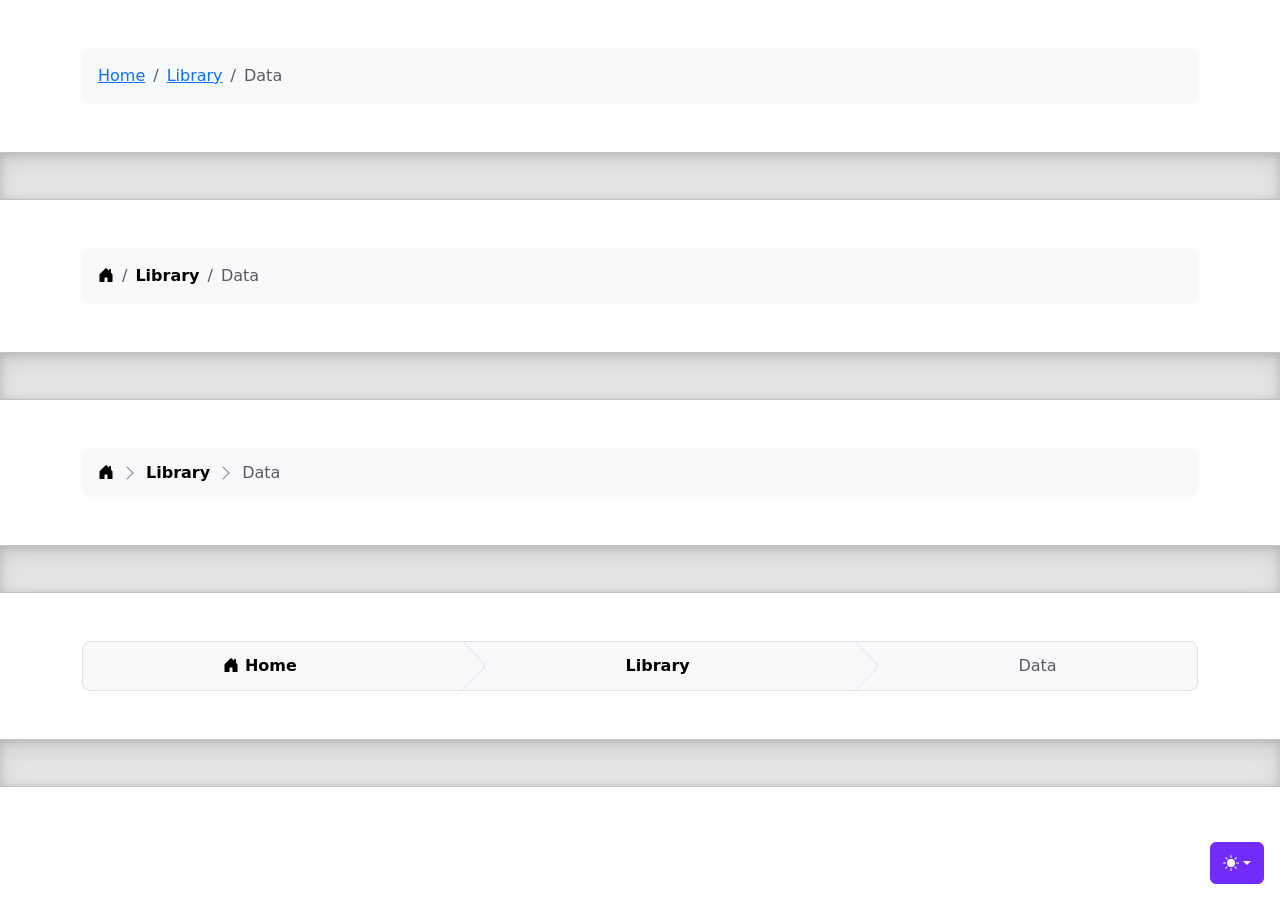
<file: bootstrap/breadcrumbs/index.html>
<!doctype html>
<html lang="en" data-bs-theme="auto">
  <head>
    <meta charset="utf-8" />
    <meta name="viewport" content="width=device-width, initial-scale=1" />
    <meta name="description" content="" />
    <meta
      name="author"
      content="Mark Otto, Jacob Thornton, and Bootstrap contributors"
    />
    <meta name="generator" content="Astro v5.13.2" />
    <title>Breadcrumbs · Bootstrap v5.3</title>
    <link
      rel="canonical"
      href="https://getbootstrap.com/docs/5.3/examples/breadcrumbs/"
    />
    <script src="../assets/js/color-modes.js"></script>
    <link href="../assets/dist/css/bootstrap.min.css" rel="stylesheet" />
    <meta name="theme-color" content="#712cf9" />
    <link href="breadcrumbs.css" rel="stylesheet" />
    <style>
      .bd-placeholder-img {
        font-size: 1.125rem;
        text-anchor: middle;
        -webkit-user-select: none;
        -moz-user-select: none;
        user-select: none;
      }
      @media (min-width: 768px) {
        .bd-placeholder-img-lg {
          font-size: 3.5rem;
        }
      }
      .b-example-divider {
        width: 100%;
        height: 3rem;
        background-color: #0000001a;
        border: solid rgba(0, 0, 0, 0.15);
        border-width: 1px 0;
        box-shadow:
          inset 0 0.5em 1.5em #0000001a,
          inset 0 0.125em 0.5em #00000026;
      }
      .b-example-vr {
        flex-shrink: 0;
        width: 1.5rem;
        height: 100vh;
      }
      .bi {
        vertical-align: -0.125em;
        fill: currentColor;
      }
      .nav-scroller {
        position: relative;
        z-index: 2;
        height: 2.75rem;
        overflow-y: hidden;
      }
      .nav-scroller .nav {
        display: flex;
        flex-wrap: nowrap;
        padding-bottom: 1rem;
        margin-top: -1px;
        overflow-x: auto;
        text-align: center;
        white-space: nowrap;
        -webkit-overflow-scrolling: touch;
      }
      .btn-bd-primary {
        --bd-violet-bg: #712cf9;
        --bd-violet-rgb: 112.520718, 44.062154, 249.437846;
        --bs-btn-font-weight: 600;
        --bs-btn-color: var(--bs-white);
        --bs-btn-bg: var(--bd-violet-bg);
        --bs-btn-border-color: var(--bd-violet-bg);
        --bs-btn-hover-color: var(--bs-white);
        --bs-btn-hover-bg: #6528e0;
        --bs-btn-hover-border-color: #6528e0;
        --bs-btn-focus-shadow-rgb: var(--bd-violet-rgb);
        --bs-btn-active-color: var(--bs-btn-hover-color);
        --bs-btn-active-bg: #5a23c8;
        --bs-btn-active-border-color: #5a23c8;
      }
      .bd-mode-toggle {
        z-index: 1500;
      }
      .bd-mode-toggle .bi {
        width: 1em;
        height: 1em;
      }
      .bd-mode-toggle .dropdown-menu .active .bi {
        display: block !important;
      }
    </style>
  </head>
  <body>
    <svg xmlns="http://www.w3.org/2000/svg" class="d-none">
      <symbol id="check2" viewBox="0 0 16 16">
        <path
          d="M13.854 3.646a.5.5 0 0 1 0 .708l-7 7a.5.5 0 0 1-.708 0l-3.5-3.5a.5.5 0 1 1 .708-.708L6.5 10.293l6.646-6.647a.5.5 0 0 1 .708 0z"
        ></path>
      </symbol>
      <symbol id="circle-half" viewBox="0 0 16 16">
        <path
          d="M8 15A7 7 0 1 0 8 1v14zm0 1A8 8 0 1 1 8 0a8 8 0 0 1 0 16z"
        ></path>
      </symbol>
      <symbol id="moon-stars-fill" viewBox="0 0 16 16">
        <path
          d="M6 .278a.768.768 0 0 1 .08.858 7.208 7.208 0 0 0-.878 3.46c0 4.021 3.278 7.277 7.318 7.277.527 0 1.04-.055 1.533-.16a.787.787 0 0 1 .81.316.733.733 0 0 1-.031.893A8.349 8.349 0 0 1 8.344 16C3.734 16 0 12.286 0 7.71 0 4.266 2.114 1.312 5.124.06A.752.752 0 0 1 6 .278z"
        ></path>
        <path
          d="M10.794 3.148a.217.217 0 0 1 .412 0l.387 1.162c.173.518.579.924 1.097 1.097l1.162.387a.217.217 0 0 1 0 .412l-1.162.387a1.734 1.734 0 0 0-1.097 1.097l-.387 1.162a.217.217 0 0 1-.412 0l-.387-1.162A1.734 1.734 0 0 0 9.31 6.593l-1.162-.387a.217.217 0 0 1 0-.412l1.162-.387a1.734 1.734 0 0 0 1.097-1.097l.387-1.162zM13.863.099a.145.145 0 0 1 .274 0l.258.774c.115.346.386.617.732.732l.774.258a.145.145 0 0 1 0 .274l-.774.258a1.156 1.156 0 0 0-.732.732l-.258.774a.145.145 0 0 1-.274 0l-.258-.774a1.156 1.156 0 0 0-.732-.732l-.774-.258a.145.145 0 0 1 0-.274l.774-.258c.346-.115.617-.386.732-.732L13.863.1z"
        ></path>
      </symbol>
      <symbol id="sun-fill" viewBox="0 0 16 16">
        <path
          d="M8 12a4 4 0 1 0 0-8 4 4 0 0 0 0 8zM8 0a.5.5 0 0 1 .5.5v2a.5.5 0 0 1-1 0v-2A.5.5 0 0 1 8 0zm0 13a.5.5 0 0 1 .5.5v2a.5.5 0 0 1-1 0v-2A.5.5 0 0 1 8 13zm8-5a.5.5 0 0 1-.5.5h-2a.5.5 0 0 1 0-1h2a.5.5 0 0 1 .5.5zM3 8a.5.5 0 0 1-.5.5h-2a.5.5 0 0 1 0-1h2A.5.5 0 0 1 3 8zm10.657-5.657a.5.5 0 0 1 0 .707l-1.414 1.415a.5.5 0 1 1-.707-.708l1.414-1.414a.5.5 0 0 1 .707 0zm-9.193 9.193a.5.5 0 0 1 0 .707L3.05 13.657a.5.5 0 0 1-.707-.707l1.414-1.414a.5.5 0 0 1 .707 0zm9.193 2.121a.5.5 0 0 1-.707 0l-1.414-1.414a.5.5 0 0 1 .707-.707l1.414 1.414a.5.5 0 0 1 0 .707zM4.464 4.465a.5.5 0 0 1-.707 0L2.343 3.05a.5.5 0 1 1 .707-.707l1.414 1.414a.5.5 0 0 1 0 .708z"
        ></path>
      </symbol>
    </svg>
    <div
      class="dropdown position-fixed bottom-0 end-0 mb-3 me-3 bd-mode-toggle"
    >
      <button
        class="btn btn-bd-primary py-2 dropdown-toggle d-flex align-items-center"
        id="bd-theme"
        type="button"
        aria-expanded="false"
        data-bs-toggle="dropdown"
        aria-label="Toggle theme (auto)"
      >
        <svg class="bi my-1 theme-icon-active" aria-hidden="true">
          <use href="#circle-half"></use>
        </svg>
        <span class="visually-hidden" id="bd-theme-text">Toggle theme</span>
      </button>
      <ul
        class="dropdown-menu dropdown-menu-end shadow"
        aria-labelledby="bd-theme-text"
      >
        <li>
          <button
            type="button"
            class="dropdown-item d-flex align-items-center"
            data-bs-theme-value="light"
            aria-pressed="false"
          >
            <svg class="bi me-2 opacity-50" aria-hidden="true">
              <use href="#sun-fill"></use>
            </svg>
            Light
            <svg class="bi ms-auto d-none" aria-hidden="true">
              <use href="#check2"></use>
            </svg>
          </button>
        </li>
        <li>
          <button
            type="button"
            class="dropdown-item d-flex align-items-center"
            data-bs-theme-value="dark"
            aria-pressed="false"
          >
            <svg class="bi me-2 opacity-50" aria-hidden="true">
              <use href="#moon-stars-fill"></use>
            </svg>
            Dark
            <svg class="bi ms-auto d-none" aria-hidden="true">
              <use href="#check2"></use>
            </svg>
          </button>
        </li>
        <li>
          <button
            type="button"
            class="dropdown-item d-flex align-items-center active"
            data-bs-theme-value="auto"
            aria-pressed="true"
          >
            <svg class="bi me-2 opacity-50" aria-hidden="true">
              <use href="#circle-half"></use>
            </svg>
            Auto
            <svg class="bi ms-auto d-none" aria-hidden="true">
              <use href="#check2"></use>
            </svg>
          </button>
        </li>
      </ul>
    </div>
    <svg xmlns="http://www.w3.org/2000/svg" class="d-none">
      <symbol id="house-door-fill" viewBox="0 0 16 16">
        <path
          d="M6.5 14.5v-3.505c0-.245.25-.495.5-.495h2c.25 0 .5.25.5.5v3.5a.5.5 0 0 0 .5.5h4a.5.5 0 0 0 .5-.5v-7a.5.5 0 0 0-.146-.354L13 5.793V2.5a.5.5 0 0 0-.5-.5h-1a.5.5 0 0 0-.5.5v1.293L8.354 1.146a.5.5 0 0 0-.708 0l-6 6A.5.5 0 0 0 1.5 7.5v7a.5.5 0 0 0 .5.5h4a.5.5 0 0 0 .5-.5z"
        ></path>
      </symbol>
    </svg>
    <div class="container my-5">
      <nav aria-label="breadcrumb">
        <ol class="breadcrumb p-3 bg-body-tertiary rounded-3">
          <li class="breadcrumb-item"><a href="#">Home</a></li>
          <li class="breadcrumb-item"><a href="#">Library</a></li>
          <li class="breadcrumb-item active" aria-current="page">Data</li>
        </ol>
      </nav>
    </div>
    <div class="b-example-divider"></div>
    <div class="container my-5">
      <nav aria-label="breadcrumb">
        <ol class="breadcrumb p-3 bg-body-tertiary rounded-3">
          <li class="breadcrumb-item">
            <a class="link-body-emphasis" href="#">
              <svg class="bi" width="16" height="16" aria-hidden="true">
                <use xlink:href="#house-door-fill"></use>
              </svg>
              <span class="visually-hidden">Home</span>
            </a>
          </li>
          <li class="breadcrumb-item">
            <a
              class="link-body-emphasis fw-semibold text-decoration-none"
              href="#"
              >Library</a
            >
          </li>
          <li class="breadcrumb-item active" aria-current="page">Data</li>
        </ol>
      </nav>
    </div>
    <div class="b-example-divider"></div>
    <div class="container my-5">
      <nav aria-label="breadcrumb">
        <ol
          class="breadcrumb breadcrumb-chevron p-3 bg-body-tertiary rounded-3"
        >
          <li class="breadcrumb-item">
            <a class="link-body-emphasis" href="#">
              <svg class="bi" width="16" height="16" aria-hidden="true">
                <use xlink:href="#house-door-fill"></use>
              </svg>
              <span class="visually-hidden">Home</span>
            </a>
          </li>
          <li class="breadcrumb-item">
            <a
              class="link-body-emphasis fw-semibold text-decoration-none"
              href="#"
              >Library</a
            >
          </li>
          <li class="breadcrumb-item active" aria-current="page">Data</li>
        </ol>
      </nav>
    </div>
    <div class="b-example-divider"></div>
    <div class="container my-5">
      <nav aria-label="breadcrumb">
        <ol
          class="breadcrumb breadcrumb-custom overflow-hidden text-center bg-body-tertiary border rounded-3"
        >
          <li class="breadcrumb-item">
            <a
              class="link-body-emphasis fw-semibold text-decoration-none"
              href="#"
            >
              <svg class="bi" width="16" height="16" aria-hidden="true">
                <use xlink:href="#house-door-fill"></use>
              </svg>
              Home
            </a>
          </li>
          <li class="breadcrumb-item">
            <a
              class="link-body-emphasis fw-semibold text-decoration-none"
              href="#"
              >Library</a
            >
          </li>
          <li class="breadcrumb-item active" aria-current="page">Data</li>
        </ol>
      </nav>
    </div>
    <div class="b-example-divider"></div>
    <script
      src="../assets/dist/js/bootstrap.bundle.min.js"
      class="astro-vvvwv3sm"
    ></script>
  </body>
</html>
</file>
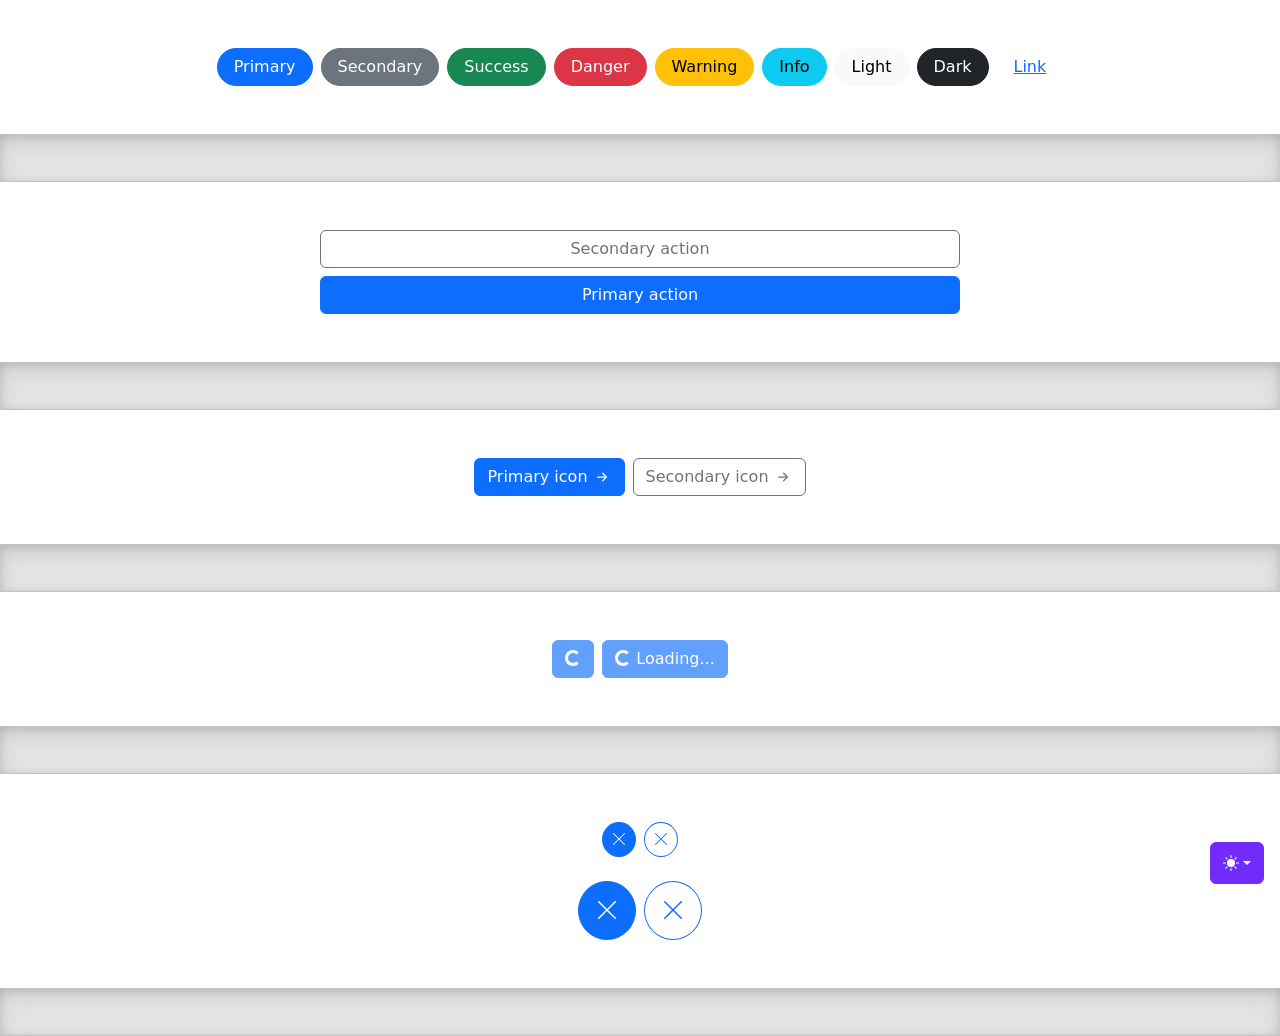
<file: bootstrap/buttons/index.html>
<!doctype html>
<html lang="en" data-bs-theme="auto">
  <head>
    <meta charset="utf-8" />
    <meta name="viewport" content="width=device-width, initial-scale=1" />
    <meta name="description" content="" />
    <meta
      name="author"
      content="Mark Otto, Jacob Thornton, and Bootstrap contributors"
    />
    <meta name="generator" content="Astro v5.13.2" />
    <title>Buttons · Bootstrap v5.3</title>
    <link
      rel="canonical"
      href="https://getbootstrap.com/docs/5.3/examples/buttons/"
    />
    <script src="../assets/js/color-modes.js"></script>
    <link href="../assets/dist/css/bootstrap.min.css" rel="stylesheet" />
    <meta name="theme-color" content="#712cf9" />
    <style>
      .bd-placeholder-img {
        font-size: 1.125rem;
        text-anchor: middle;
        -webkit-user-select: none;
        -moz-user-select: none;
        user-select: none;
      }
      @media (min-width: 768px) {
        .bd-placeholder-img-lg {
          font-size: 3.5rem;
        }
      }
      .b-example-divider {
        width: 100%;
        height: 3rem;
        background-color: #0000001a;
        border: solid rgba(0, 0, 0, 0.15);
        border-width: 1px 0;
        box-shadow:
          inset 0 0.5em 1.5em #0000001a,
          inset 0 0.125em 0.5em #00000026;
      }
      .b-example-vr {
        flex-shrink: 0;
        width: 1.5rem;
        height: 100vh;
      }
      .bi {
        vertical-align: -0.125em;
        fill: currentColor;
      }
      .nav-scroller {
        position: relative;
        z-index: 2;
        height: 2.75rem;
        overflow-y: hidden;
      }
      .nav-scroller .nav {
        display: flex;
        flex-wrap: nowrap;
        padding-bottom: 1rem;
        margin-top: -1px;
        overflow-x: auto;
        text-align: center;
        white-space: nowrap;
        -webkit-overflow-scrolling: touch;
      }
      .btn-bd-primary {
        --bd-violet-bg: #712cf9;
        --bd-violet-rgb: 112.520718, 44.062154, 249.437846;
        --bs-btn-font-weight: 600;
        --bs-btn-color: var(--bs-white);
        --bs-btn-bg: var(--bd-violet-bg);
        --bs-btn-border-color: var(--bd-violet-bg);
        --bs-btn-hover-color: var(--bs-white);
        --bs-btn-hover-bg: #6528e0;
        --bs-btn-hover-border-color: #6528e0;
        --bs-btn-focus-shadow-rgb: var(--bd-violet-rgb);
        --bs-btn-active-color: var(--bs-btn-hover-color);
        --bs-btn-active-bg: #5a23c8;
        --bs-btn-active-border-color: #5a23c8;
      }
      .bd-mode-toggle {
        z-index: 1500;
      }
      .bd-mode-toggle .bi {
        width: 1em;
        height: 1em;
      }
      .bd-mode-toggle .dropdown-menu .active .bi {
        display: block !important;
      }
    </style>
  </head>
  <body>
    <svg xmlns="http://www.w3.org/2000/svg" class="d-none">
      <symbol id="check2" viewBox="0 0 16 16">
        <path
          d="M13.854 3.646a.5.5 0 0 1 0 .708l-7 7a.5.5 0 0 1-.708 0l-3.5-3.5a.5.5 0 1 1 .708-.708L6.5 10.293l6.646-6.647a.5.5 0 0 1 .708 0z"
        ></path>
      </symbol>
      <symbol id="circle-half" viewBox="0 0 16 16">
        <path
          d="M8 15A7 7 0 1 0 8 1v14zm0 1A8 8 0 1 1 8 0a8 8 0 0 1 0 16z"
        ></path>
      </symbol>
      <symbol id="moon-stars-fill" viewBox="0 0 16 16">
        <path
          d="M6 .278a.768.768 0 0 1 .08.858 7.208 7.208 0 0 0-.878 3.46c0 4.021 3.278 7.277 7.318 7.277.527 0 1.04-.055 1.533-.16a.787.787 0 0 1 .81.316.733.733 0 0 1-.031.893A8.349 8.349 0 0 1 8.344 16C3.734 16 0 12.286 0 7.71 0 4.266 2.114 1.312 5.124.06A.752.752 0 0 1 6 .278z"
        ></path>
        <path
          d="M10.794 3.148a.217.217 0 0 1 .412 0l.387 1.162c.173.518.579.924 1.097 1.097l1.162.387a.217.217 0 0 1 0 .412l-1.162.387a1.734 1.734 0 0 0-1.097 1.097l-.387 1.162a.217.217 0 0 1-.412 0l-.387-1.162A1.734 1.734 0 0 0 9.31 6.593l-1.162-.387a.217.217 0 0 1 0-.412l1.162-.387a1.734 1.734 0 0 0 1.097-1.097l.387-1.162zM13.863.099a.145.145 0 0 1 .274 0l.258.774c.115.346.386.617.732.732l.774.258a.145.145 0 0 1 0 .274l-.774.258a1.156 1.156 0 0 0-.732.732l-.258.774a.145.145 0 0 1-.274 0l-.258-.774a1.156 1.156 0 0 0-.732-.732l-.774-.258a.145.145 0 0 1 0-.274l.774-.258c.346-.115.617-.386.732-.732L13.863.1z"
        ></path>
      </symbol>
      <symbol id="sun-fill" viewBox="0 0 16 16">
        <path
          d="M8 12a4 4 0 1 0 0-8 4 4 0 0 0 0 8zM8 0a.5.5 0 0 1 .5.5v2a.5.5 0 0 1-1 0v-2A.5.5 0 0 1 8 0zm0 13a.5.5 0 0 1 .5.5v2a.5.5 0 0 1-1 0v-2A.5.5 0 0 1 8 13zm8-5a.5.5 0 0 1-.5.5h-2a.5.5 0 0 1 0-1h2a.5.5 0 0 1 .5.5zM3 8a.5.5 0 0 1-.5.5h-2a.5.5 0 0 1 0-1h2A.5.5 0 0 1 3 8zm10.657-5.657a.5.5 0 0 1 0 .707l-1.414 1.415a.5.5 0 1 1-.707-.708l1.414-1.414a.5.5 0 0 1 .707 0zm-9.193 9.193a.5.5 0 0 1 0 .707L3.05 13.657a.5.5 0 0 1-.707-.707l1.414-1.414a.5.5 0 0 1 .707 0zm9.193 2.121a.5.5 0 0 1-.707 0l-1.414-1.414a.5.5 0 0 1 .707-.707l1.414 1.414a.5.5 0 0 1 0 .707zM4.464 4.465a.5.5 0 0 1-.707 0L2.343 3.05a.5.5 0 1 1 .707-.707l1.414 1.414a.5.5 0 0 1 0 .708z"
        ></path>
      </symbol>
    </svg>
    <div
      class="dropdown position-fixed bottom-0 end-0 mb-3 me-3 bd-mode-toggle"
    >
      <button
        class="btn btn-bd-primary py-2 dropdown-toggle d-flex align-items-center"
        id="bd-theme"
        type="button"
        aria-expanded="false"
        data-bs-toggle="dropdown"
        aria-label="Toggle theme (auto)"
      >
        <svg class="bi my-1 theme-icon-active" aria-hidden="true">
          <use href="#circle-half"></use>
        </svg>
        <span class="visually-hidden" id="bd-theme-text">Toggle theme</span>
      </button>
      <ul
        class="dropdown-menu dropdown-menu-end shadow"
        aria-labelledby="bd-theme-text"
      >
        <li>
          <button
            type="button"
            class="dropdown-item d-flex align-items-center"
            data-bs-theme-value="light"
            aria-pressed="false"
          >
            <svg class="bi me-2 opacity-50" aria-hidden="true">
              <use href="#sun-fill"></use>
            </svg>
            Light
            <svg class="bi ms-auto d-none" aria-hidden="true">
              <use href="#check2"></use>
            </svg>
          </button>
        </li>
        <li>
          <button
            type="button"
            class="dropdown-item d-flex align-items-center"
            data-bs-theme-value="dark"
            aria-pressed="false"
          >
            <svg class="bi me-2 opacity-50" aria-hidden="true">
              <use href="#moon-stars-fill"></use>
            </svg>
            Dark
            <svg class="bi ms-auto d-none" aria-hidden="true">
              <use href="#check2"></use>
            </svg>
          </button>
        </li>
        <li>
          <button
            type="button"
            class="dropdown-item d-flex align-items-center active"
            data-bs-theme-value="auto"
            aria-pressed="true"
          >
            <svg class="bi me-2 opacity-50" aria-hidden="true">
              <use href="#circle-half"></use>
            </svg>
            Auto
            <svg class="bi ms-auto d-none" aria-hidden="true">
              <use href="#check2"></use>
            </svg>
          </button>
        </li>
      </ul>
    </div>
    <svg xmlns="http://www.w3.org/2000/svg" class="d-none">
      <symbol id="arrow-right-short" viewBox="0 0 16 16">
        <path
          fill-rule="evenodd"
          d="M4 8a.5.5 0 0 1 .5-.5h5.793L8.146 5.354a.5.5 0 1 1 .708-.708l3 3a.5.5 0 0 1 0 .708l-3 3a.5.5 0 0 1-.708-.708L10.293 8.5H4.5A.5.5 0 0 1 4 8z"
        ></path>
      </symbol>
      <symbol id="x-lg" viewBox="0 0 16 16">
        <path
          fill-rule="evenodd"
          d="M13.854 2.146a.5.5 0 0 1 0 .708l-11 11a.5.5 0 0 1-.708-.708l11-11a.5.5 0 0 1 .708 0Z"
        ></path>
        <path
          fill-rule="evenodd"
          d="M2.146 2.146a.5.5 0 0 0 0 .708l11 11a.5.5 0 0 0 .708-.708l-11-11a.5.5 0 0 0-.708 0Z"
        ></path>
      </symbol>
    </svg>
    <div class="d-flex gap-2 justify-content-center py-5">
      <button class="btn btn-primary rounded-pill px-3" type="button">
        Primary
      </button>
      <button class="btn btn-secondary rounded-pill px-3" type="button">
        Secondary
      </button>
      <button class="btn btn-success rounded-pill px-3" type="button">
        Success
      </button>
      <button class="btn btn-danger rounded-pill px-3" type="button">
        Danger
      </button>
      <button class="btn btn-warning rounded-pill px-3" type="button">
        Warning
      </button>
      <button class="btn btn-info rounded-pill px-3" type="button">Info</button>
      <button class="btn btn-light rounded-pill px-3" type="button">
        Light
      </button>
      <button class="btn btn-dark rounded-pill px-3" type="button">Dark</button>
      <button class="btn btn-link rounded-pill px-3" type="button">Link</button>
    </div>
    <div class="b-example-divider"></div>
    <div class="col-lg-6 col-xxl-4 my-5 mx-auto">
      <div class="d-grid gap-2">
        <button class="btn btn-outline-secondary" type="button">
          Secondary action
        </button>
        <button class="btn btn-primary" type="button">Primary action</button>
      </div>
    </div>
    <div class="b-example-divider"></div>
    <div class="d-flex gap-2 justify-content-center py-5">
      <button
        class="btn btn-primary d-inline-flex align-items-center"
        type="button"
      >
        Primary icon
        <svg class="bi ms-1" width="20" height="20" aria-hidden="true">
          <use xlink:href="#arrow-right-short"></use>
        </svg>
      </button>
      <button
        class="btn btn-outline-secondary d-inline-flex align-items-center"
        type="button"
      >
        Secondary icon
        <svg class="bi ms-1" width="20" height="20" aria-hidden="true">
          <use xlink:href="#arrow-right-short"></use>
        </svg>
      </button>
    </div>
    <div class="b-example-divider"></div>
    <div class="d-flex gap-2 justify-content-center py-5">
      <button class="btn btn-primary" type="button" disabled>
        <span
          class="spinner-border spinner-border-sm"
          aria-hidden="true"
        ></span>
        <span class="visually-hidden" role="status">Loading...</span>
      </button>
      <button class="btn btn-primary" type="button" disabled>
        <span
          class="spinner-border spinner-border-sm"
          aria-hidden="true"
        ></span>
        <span role="status">Loading...</span>
      </button>
    </div>
    <div class="b-example-divider"></div>
    <div class="d-flex gap-2 justify-content-center pt-5 pb-4">
      <button class="btn btn-primary rounded-circle p-2 lh-1" type="button">
        <svg class="bi" width="16" height="16" aria-hidden="true">
          <use xlink:href="#x-lg"></use>
        </svg>
        <span class="visually-hidden">Dismiss</span>
      </button>
      <button
        class="btn btn-outline-primary rounded-circle p-2 lh-1"
        type="button"
      >
        <svg class="bi" width="16" height="16" aria-hidden="true">
          <use xlink:href="#x-lg"></use>
        </svg>
        <span class="visually-hidden">Dismiss</span>
      </button>
    </div>
    <div class="d-flex gap-2 justify-content-center pb-5">
      <button class="btn btn-primary rounded-circle p-3 lh-1" type="button">
        <svg class="bi" width="24" height="24" aria-hidden="true">
          <use xlink:href="#x-lg"></use>
        </svg>
        <span class="visually-hidden">Dismiss</span>
      </button>
      <button
        class="btn btn-outline-primary rounded-circle p-3 lh-1"
        type="button"
      >
        <svg class="bi" width="24" height="24" aria-hidden="true">
          <use xlink:href="#x-lg"></use>
        </svg>
        <span class="visually-hidden">Dismiss</span>
      </button>
    </div>
    <div class="b-example-divider"></div>
    <script
      src="../assets/dist/js/bootstrap.bundle.min.js"
      class="astro-vvvwv3sm"
    ></script>
  </body>
</html>
</file>
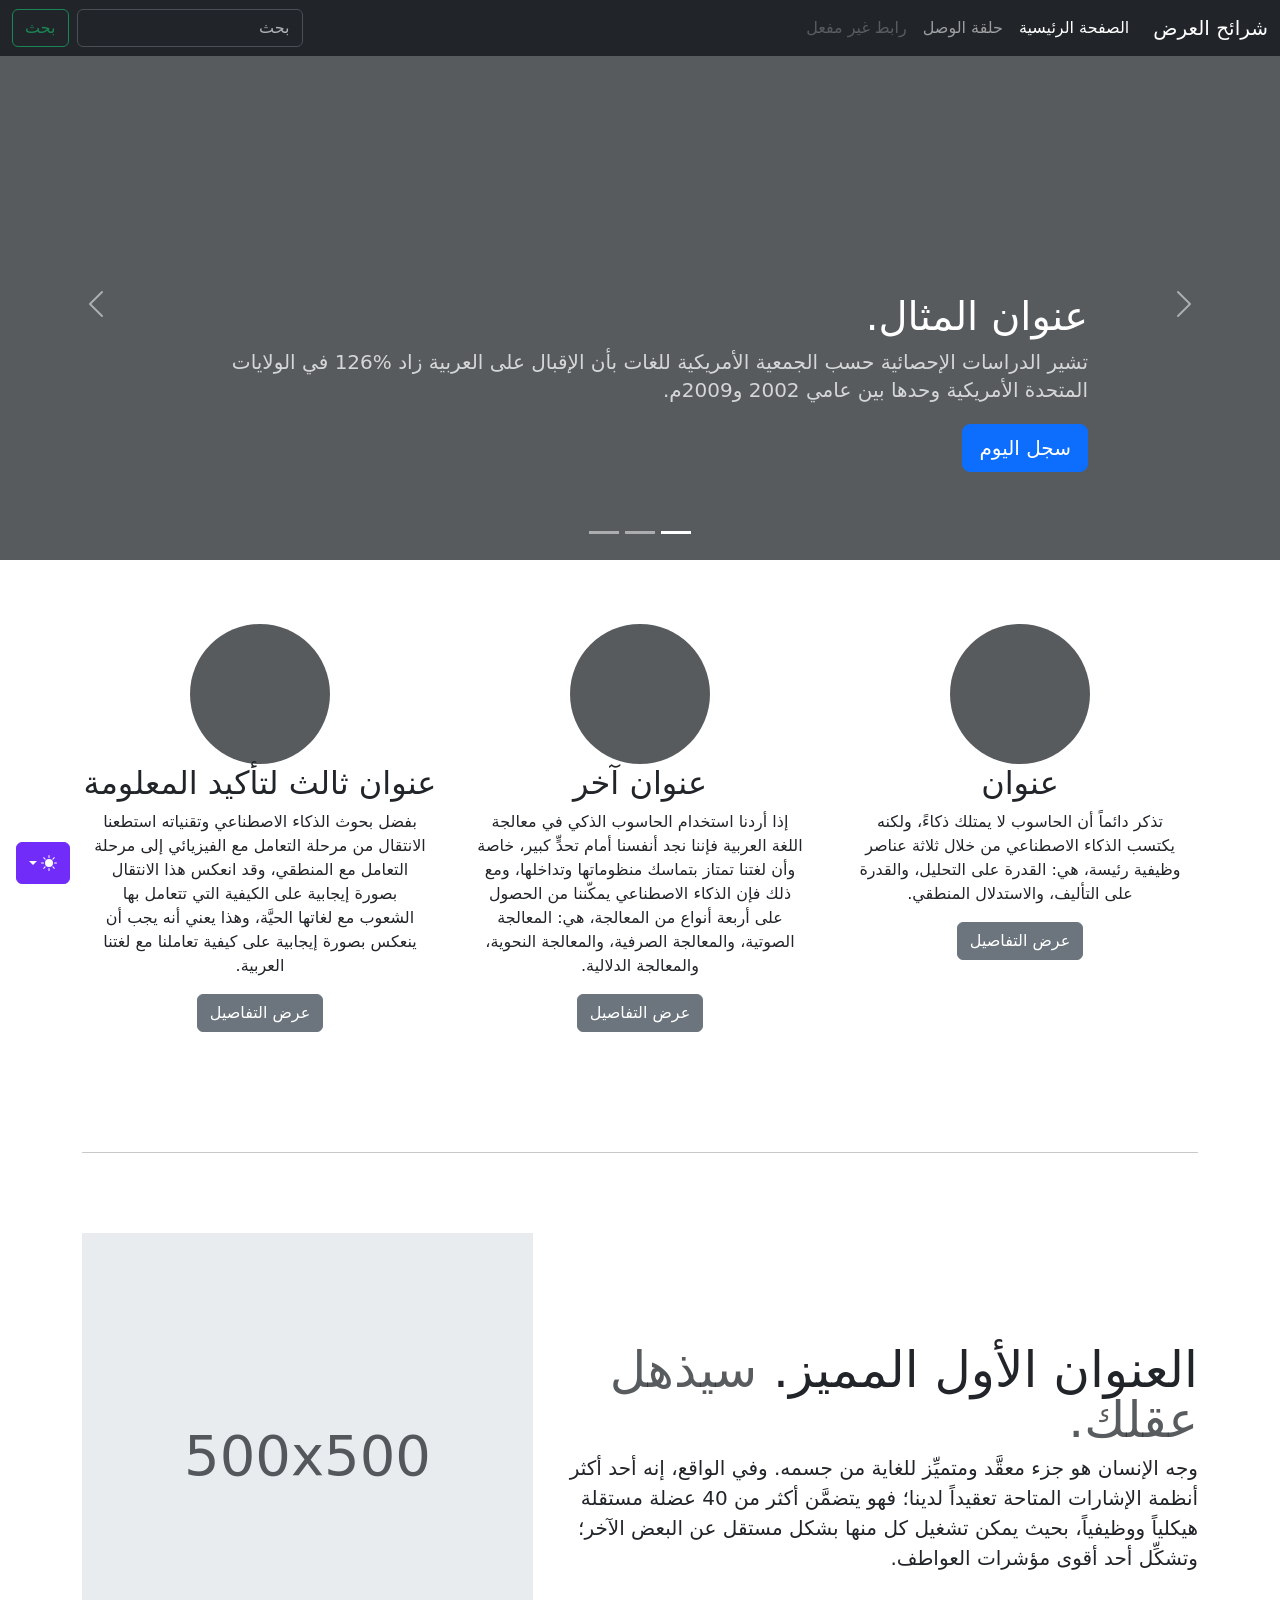
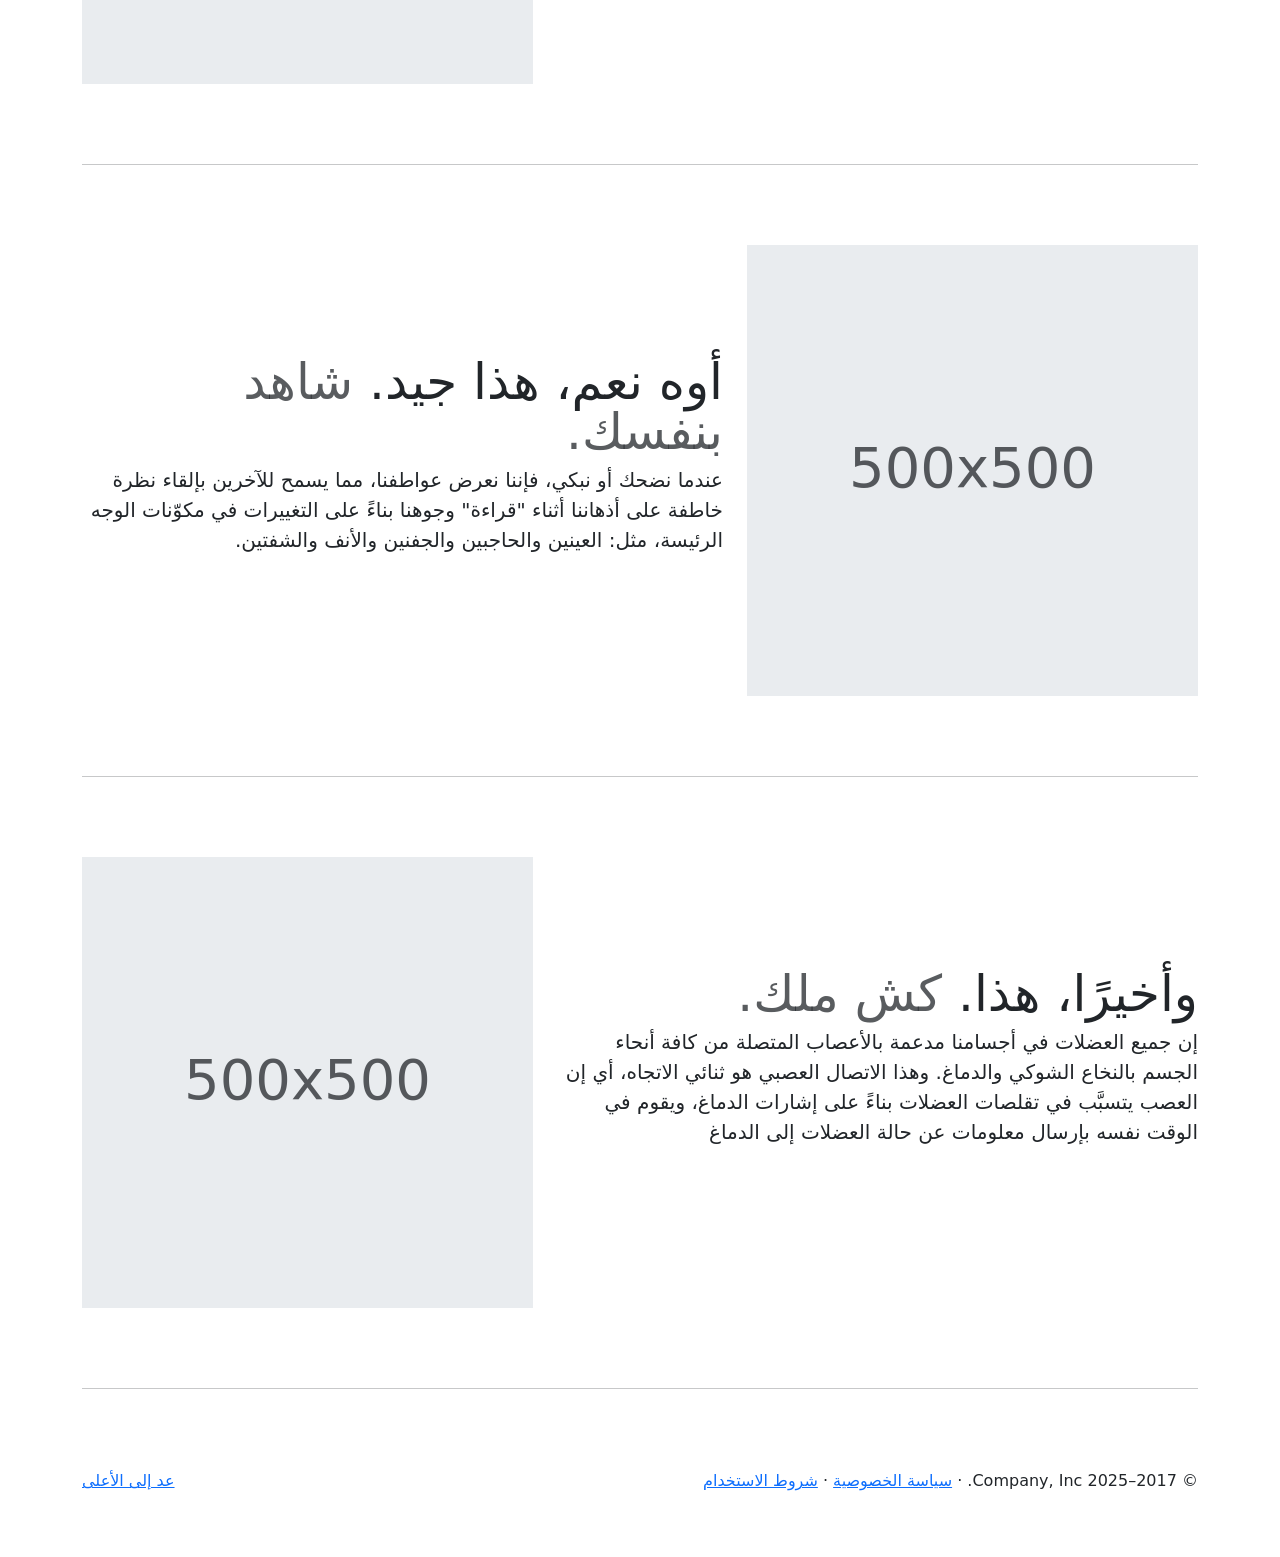
<file: bootstrap/carousel-rtl/index.html>
<!doctype html>
<html lang="ar" dir="rtl" data-bs-theme="auto">
  <head>
    <meta charset="utf-8" />
    <meta name="viewport" content="width=device-width, initial-scale=1" />
    <meta name="description" content="" />
    <meta
      name="author"
      content="Mark Otto, Jacob Thornton, and Bootstrap contributors"
    />
    <meta name="generator" content="Astro v5.13.2" />
    <title>قالب شرائح العرض · Bootstrap v5.3</title>
    <link
      rel="canonical"
      href="https://getbootstrap.com/docs/5.3/examples/carousel-rtl/"
    />
    <script src="../assets/js/color-modes.js"></script>
    <link href="../assets/dist/css/bootstrap.rtl.min.css" rel="stylesheet" />
    <meta name="theme-color" content="#712cf9" />
    <link href="../carousel/carousel.rtl.css" rel="stylesheet" />
    <style>
      .bd-placeholder-img {
        font-size: 1.125rem;
        text-anchor: middle;
        -webkit-user-select: none;
        -moz-user-select: none;
        user-select: none;
      }
      @media (min-width: 768px) {
        .bd-placeholder-img-lg {
          font-size: 3.5rem;
        }
      }
      .b-example-divider {
        width: 100%;
        height: 3rem;
        background-color: #0000001a;
        border: solid rgba(0, 0, 0, 0.15);
        border-width: 1px 0;
        box-shadow:
          inset 0 0.5em 1.5em #0000001a,
          inset 0 0.125em 0.5em #00000026;
      }
      .b-example-vr {
        flex-shrink: 0;
        width: 1.5rem;
        height: 100vh;
      }
      .bi {
        vertical-align: -0.125em;
        fill: currentColor;
      }
      .nav-scroller {
        position: relative;
        z-index: 2;
        height: 2.75rem;
        overflow-y: hidden;
      }
      .nav-scroller .nav {
        display: flex;
        flex-wrap: nowrap;
        padding-bottom: 1rem;
        margin-top: -1px;
        overflow-x: auto;
        text-align: center;
        white-space: nowrap;
        -webkit-overflow-scrolling: touch;
      }
      .btn-bd-primary {
        --bd-violet-bg: #712cf9;
        --bd-violet-rgb: 112.520718, 44.062154, 249.437846;
        --bs-btn-font-weight: 600;
        --bs-btn-color: var(--bs-white);
        --bs-btn-bg: var(--bd-violet-bg);
        --bs-btn-border-color: var(--bd-violet-bg);
        --bs-btn-hover-color: var(--bs-white);
        --bs-btn-hover-bg: #6528e0;
        --bs-btn-hover-border-color: #6528e0;
        --bs-btn-focus-shadow-rgb: var(--bd-violet-rgb);
        --bs-btn-active-color: var(--bs-btn-hover-color);
        --bs-btn-active-bg: #5a23c8;
        --bs-btn-active-border-color: #5a23c8;
      }
      .bd-mode-toggle {
        z-index: 1500;
      }
      .bd-mode-toggle .bi {
        width: 1em;
        height: 1em;
      }
      .bd-mode-toggle .dropdown-menu .active .bi {
        display: block !important;
      }
    </style>
  </head>
  <body>
    <svg xmlns="http://www.w3.org/2000/svg" class="d-none">
      <symbol id="check2" viewBox="0 0 16 16">
        <path
          d="M13.854 3.646a.5.5 0 0 1 0 .708l-7 7a.5.5 0 0 1-.708 0l-3.5-3.5a.5.5 0 1 1 .708-.708L6.5 10.293l6.646-6.647a.5.5 0 0 1 .708 0z"
        ></path>
      </symbol>
      <symbol id="circle-half" viewBox="0 0 16 16">
        <path
          d="M8 15A7 7 0 1 0 8 1v14zm0 1A8 8 0 1 1 8 0a8 8 0 0 1 0 16z"
        ></path>
      </symbol>
      <symbol id="moon-stars-fill" viewBox="0 0 16 16">
        <path
          d="M6 .278a.768.768 0 0 1 .08.858 7.208 7.208 0 0 0-.878 3.46c0 4.021 3.278 7.277 7.318 7.277.527 0 1.04-.055 1.533-.16a.787.787 0 0 1 .81.316.733.733 0 0 1-.031.893A8.349 8.349 0 0 1 8.344 16C3.734 16 0 12.286 0 7.71 0 4.266 2.114 1.312 5.124.06A.752.752 0 0 1 6 .278z"
        ></path>
        <path
          d="M10.794 3.148a.217.217 0 0 1 .412 0l.387 1.162c.173.518.579.924 1.097 1.097l1.162.387a.217.217 0 0 1 0 .412l-1.162.387a1.734 1.734 0 0 0-1.097 1.097l-.387 1.162a.217.217 0 0 1-.412 0l-.387-1.162A1.734 1.734 0 0 0 9.31 6.593l-1.162-.387a.217.217 0 0 1 0-.412l1.162-.387a1.734 1.734 0 0 0 1.097-1.097l.387-1.162zM13.863.099a.145.145 0 0 1 .274 0l.258.774c.115.346.386.617.732.732l.774.258a.145.145 0 0 1 0 .274l-.774.258a1.156 1.156 0 0 0-.732.732l-.258.774a.145.145 0 0 1-.274 0l-.258-.774a1.156 1.156 0 0 0-.732-.732l-.774-.258a.145.145 0 0 1 0-.274l.774-.258c.346-.115.617-.386.732-.732L13.863.1z"
        ></path>
      </symbol>
      <symbol id="sun-fill" viewBox="0 0 16 16">
        <path
          d="M8 12a4 4 0 1 0 0-8 4 4 0 0 0 0 8zM8 0a.5.5 0 0 1 .5.5v2a.5.5 0 0 1-1 0v-2A.5.5 0 0 1 8 0zm0 13a.5.5 0 0 1 .5.5v2a.5.5 0 0 1-1 0v-2A.5.5 0 0 1 8 13zm8-5a.5.5 0 0 1-.5.5h-2a.5.5 0 0 1 0-1h2a.5.5 0 0 1 .5.5zM3 8a.5.5 0 0 1-.5.5h-2a.5.5 0 0 1 0-1h2A.5.5 0 0 1 3 8zm10.657-5.657a.5.5 0 0 1 0 .707l-1.414 1.415a.5.5 0 1 1-.707-.708l1.414-1.414a.5.5 0 0 1 .707 0zm-9.193 9.193a.5.5 0 0 1 0 .707L3.05 13.657a.5.5 0 0 1-.707-.707l1.414-1.414a.5.5 0 0 1 .707 0zm9.193 2.121a.5.5 0 0 1-.707 0l-1.414-1.414a.5.5 0 0 1 .707-.707l1.414 1.414a.5.5 0 0 1 0 .707zM4.464 4.465a.5.5 0 0 1-.707 0L2.343 3.05a.5.5 0 1 1 .707-.707l1.414 1.414a.5.5 0 0 1 0 .708z"
        ></path>
      </symbol>
    </svg>
    <div
      class="dropdown position-fixed bottom-0 end-0 mb-3 me-3 bd-mode-toggle"
    >
      <button
        class="btn btn-bd-primary py-2 dropdown-toggle d-flex align-items-center"
        id="bd-theme"
        type="button"
        aria-expanded="false"
        data-bs-toggle="dropdown"
        aria-label="Toggle theme (auto)"
      >
        <svg class="bi my-1 theme-icon-active" aria-hidden="true">
          <use href="#circle-half"></use>
        </svg>
        <span class="visually-hidden" id="bd-theme-text">Toggle theme</span>
      </button>
      <ul
        class="dropdown-menu dropdown-menu-end shadow"
        aria-labelledby="bd-theme-text"
      >
        <li>
          <button
            type="button"
            class="dropdown-item d-flex align-items-center"
            data-bs-theme-value="light"
            aria-pressed="false"
          >
            <svg class="bi me-2 opacity-50" aria-hidden="true">
              <use href="#sun-fill"></use>
            </svg>
            Light
            <svg class="bi ms-auto d-none" aria-hidden="true">
              <use href="#check2"></use>
            </svg>
          </button>
        </li>
        <li>
          <button
            type="button"
            class="dropdown-item d-flex align-items-center"
            data-bs-theme-value="dark"
            aria-pressed="false"
          >
            <svg class="bi me-2 opacity-50" aria-hidden="true">
              <use href="#moon-stars-fill"></use>
            </svg>
            Dark
            <svg class="bi ms-auto d-none" aria-hidden="true">
              <use href="#check2"></use>
            </svg>
          </button>
        </li>
        <li>
          <button
            type="button"
            class="dropdown-item d-flex align-items-center active"
            data-bs-theme-value="auto"
            aria-pressed="true"
          >
            <svg class="bi me-2 opacity-50" aria-hidden="true">
              <use href="#circle-half"></use>
            </svg>
            Auto
            <svg class="bi ms-auto d-none" aria-hidden="true">
              <use href="#check2"></use>
            </svg>
          </button>
        </li>
      </ul>
    </div>
    <header data-bs-theme="dark">
      <nav class="navbar navbar-expand-md navbar-dark fixed-top bg-dark">
        <div class="container-fluid">
          <a class="navbar-brand" href="#">شرائح العرض</a>
          <button
            class="navbar-toggler"
            type="button"
            data-bs-toggle="collapse"
            data-bs-target="#navbarCollapse"
            aria-controls="navbarCollapse"
            aria-expanded="false"
            aria-label="تبديل التنقل"
          >
            <span class="navbar-toggler-icon"></span>
          </button>
          <div class="collapse navbar-collapse" id="navbarCollapse">
            <ul class="navbar-nav me-auto mb-2 mb-md-0">
              <li class="nav-item">
                <a class="nav-link active" aria-current="page" href="#"
                  >الصفحة الرئيسية</a
                >
              </li>
              <li class="nav-item">
                <a class="nav-link" href="#">حلقة الوصل</a>
              </li>
              <li class="nav-item">
                <a class="nav-link disabled" aria-disabled="true"
                  >رابط غير مفعل</a
                >
              </li>
            </ul>
            <form class="d-flex" role="search">
              <input
                class="form-control me-2"
                type="search"
                placeholder="بحث"
                aria-label="بحث"
              />
              <button class="btn btn-outline-success" type="submit">بحث</button>
            </form>
          </div>
        </div>
      </nav>
    </header>
    <main>
      <div id="myCarousel" class="carousel slide mb-6" data-bs-ride="carousel">
        <div class="carousel-indicators">
          <button
            type="button"
            data-bs-target="#myCarousel"
            data-bs-slide-to="0"
            class="active"
            aria-current="true"
            aria-label="Slide 1"
          ></button>
          <button
            type="button"
            data-bs-target="#myCarousel"
            data-bs-slide-to="1"
            aria-label="Slide 2"
          ></button>
          <button
            type="button"
            data-bs-target="#myCarousel"
            data-bs-slide-to="2"
            aria-label="Slide 3"
          ></button>
        </div>
        <div class="carousel-inner">
          <div class="carousel-item active">
            <svg
              aria-hidden="true"
              class="bd-placeholder-img"
              height="100%"
              preserveAspectRatio="xMidYMid slice"
              width="100%"
              xmlns="http://www.w3.org/2000/svg"
            >
              <rect
                width="100%"
                height="100%"
                fill="var(--bs-secondary-color)"
              ></rect>
            </svg>
            <div class="container">
              <div class="carousel-caption text-start">
                <h1>عنوان المثال.</h1>
                <p class="opacity-75">
                  تشير الدراسات الإحصائية حسب الجمعية الأمريكية للغات بأن
                  الإقبال على العربية زاد %126 في الولايات المتحدة الأمريكية
                  وحدها بين عامي 2002 و2009م.
                </p>
                <p><a class="btn btn-lg btn-primary" href="#">سجل اليوم</a></p>
              </div>
            </div>
          </div>
          <div class="carousel-item">
            <svg
              aria-hidden="true"
              class="bd-placeholder-img"
              height="100%"
              preserveAspectRatio="xMidYMid slice"
              width="100%"
              xmlns="http://www.w3.org/2000/svg"
            >
              <rect
                width="100%"
                height="100%"
                fill="var(--bs-secondary-color)"
              ></rect>
            </svg>
            <div class="container">
              <div class="carousel-caption">
                <h1>عنوان مثال آخر.</h1>
                <p>
                  حسب المجلس الثقافي البريطاني فإن تعليم الإنجليزية داخل
                  بريطانيا يسهم في تعزيز اقتصادها بما يتجاوز ملياري جنيه سنوياً،
                  كما أنه وفر أكثر من 26 ألف وظيفة.
                </p>
                <p><a class="btn btn-lg btn-primary" href="#">أعرف أكثر</a></p>
              </div>
            </div>
          </div>
          <div class="carousel-item">
            <svg
              aria-hidden="true"
              class="bd-placeholder-img"
              height="100%"
              preserveAspectRatio="xMidYMid slice"
              width="100%"
              xmlns="http://www.w3.org/2000/svg"
            >
              <rect
                width="100%"
                height="100%"
                fill="var(--bs-secondary-color)"
              ></rect>
            </svg>
            <div class="container">
              <div class="carousel-caption text-end">
                <h1>واحد أكثر لقياس جيد.</h1>
                <p>
                  الإحصاءات لحجم الاستثمار اللغوي خارج بريطانيا تتفاوت من سنة
                  لأخرى إلا أن المدير التنفيذي للمجلس الثقافي البريطاني إدي
                  بايرز يرى أن استثمار تعليم الإنجليزية في الخارج لا يحسب على
                  المستوى المالي فحسب بل على المستوى السياسي أيضاً.
                </p>
                <p>
                  <a class="btn btn-lg btn-primary" href="#">تصفح المعرض</a>
                </p>
              </div>
            </div>
          </div>
        </div>
        <button
          class="carousel-control-prev"
          type="button"
          data-bs-target="#myCarousel"
          data-bs-slide="prev"
        >
          <span class="carousel-control-prev-icon" aria-hidden="true"></span>
          <span class="visually-hidden">السابق</span>
        </button>
        <button
          class="carousel-control-next"
          type="button"
          data-bs-target="#myCarousel"
          data-bs-slide="next"
        >
          <span class="carousel-control-next-icon" aria-hidden="true"></span>
          <span class="visually-hidden">التالي</span>
        </button>
      </div>
      <!-- Marketing messaging and featurettes
  ================================================== -->
      <!-- Wrap the rest of the page in another container to center all the content. -->
      <div class="container marketing">
        <!-- Three columns of text below the carousel -->
        <div class="row">
          <div class="col-lg-4">
            <svg
              aria-label="Placeholder"
              class="bd-placeholder-img rounded-circle"
              height="140"
              preserveAspectRatio="xMidYMid slice"
              role="img"
              width="140"
              xmlns="http://www.w3.org/2000/svg"
            >
              <title>Placeholder</title>
              <rect
                width="100%"
                height="100%"
                fill="var(--bs-secondary-color)"
              ></rect>
            </svg>
            <h2 class="fw-normal">عنوان</h2>
            <p>
              تذكر دائماً أن الحاسوب لا يمتلك ذكاءً، ولكنه يكتسب الذكاء
              الاصطناعي من خلال ثلاثة عناصر وظيفية رئيسة، هي: القدرة على
              التحليل، والقدرة على التأليف، والاستدلال المنطقي.
            </p>
            <p><a class="btn btn-secondary" href="#">عرض التفاصيل</a></p>
          </div>
          <!-- /.col-lg-4 -->
          <div class="col-lg-4">
            <svg
              aria-label="Placeholder"
              class="bd-placeholder-img rounded-circle"
              height="140"
              preserveAspectRatio="xMidYMid slice"
              role="img"
              width="140"
              xmlns="http://www.w3.org/2000/svg"
            >
              <title>Placeholder</title>
              <rect
                width="100%"
                height="100%"
                fill="var(--bs-secondary-color)"
              ></rect>
            </svg>
            <h2 class="fw-normal">عنوان آخر</h2>
            <p>
              إذا أردنا استخدام الحاسوب الذكي في معالجة اللغة العربية فإننا نجد
              أنفسنا أمام تحدٍّ كبير، خاصة وأن لغتنا تمتاز بتماسك منظوماتها
              وتداخلها، ومع ذلك فإن الذكاء الاصطناعي يمكّننا من الحصول على أربعة
              أنواع من المعالجة، هي: المعالجة الصوتية، والمعالجة الصرفية،
              والمعالجة النحوية، والمعالجة الدلالية.
            </p>
            <p><a class="btn btn-secondary" href="#">عرض التفاصيل</a></p>
          </div>
          <!-- /.col-lg-4 -->
          <div class="col-lg-4">
            <svg
              aria-label="Placeholder"
              class="bd-placeholder-img rounded-circle"
              height="140"
              preserveAspectRatio="xMidYMid slice"
              role="img"
              width="140"
              xmlns="http://www.w3.org/2000/svg"
            >
              <title>Placeholder</title>
              <rect
                width="100%"
                height="100%"
                fill="var(--bs-secondary-color)"
              ></rect>
            </svg>
            <h2 class="fw-normal">عنوان ثالث لتأكيد المعلومة</h2>
            <p>
              بفضل بحوث الذكاء الاصطناعي وتقنياته استطعنا الانتقال من مرحلة
              التعامل مع الفيزيائي إلى مرحلة التعامل مع المنطقي، وقد انعكس هذا
              الانتقال بصورة إيجابية على الكيفية التي تتعامل بها الشعوب مع
              لغاتها الحيَّة، وهذا يعني أنه يجب أن ينعكس بصورة إيجابية على كيفية
              تعاملنا مع لغتنا العربية.
            </p>
            <p><a class="btn btn-secondary" href="#">عرض التفاصيل</a></p>
          </div>
          <!-- /.col-lg-4 -->
        </div>
        <!-- /.row -->
        <!-- START THE FEATURETTES -->
        <hr class="featurette-divider" />
        <div class="row featurette">
          <div class="col-md-7">
            <h2 class="featurette-heading fw-normal lh-1">
              العنوان الأول المميز.
              <span class="text-body-secondary"> سيذهل عقلك. </span>
            </h2>
            <p class="lead">
              وجه الإنسان هو جزء معقَّد ومتميِّز للغاية من جسمه. وفي الواقع، إنه
              أحد أكثر أنظمة الإشارات المتاحة تعقيداً لدينا؛ فهو يتضمَّن أكثر من
              40 عضلة مستقلة هيكلياً ووظيفياً، بحيث يمكن تشغيل كل منها بشكل
              مستقل عن البعض الآخر؛ وتشكِّل أحد أقوى مؤشرات العواطف.
            </p>
          </div>
          <div class="col-md-5">
            <svg
              aria-label="Placeholder: 500x500"
              class="bd-placeholder-img bd-placeholder-img-lg featurette-image img-fluid mx-auto"
              height="500"
              preserveAspectRatio="xMidYMid slice"
              role="img"
              width="500"
              xmlns="http://www.w3.org/2000/svg"
            >
              <title>Placeholder</title>
              <rect
                width="100%"
                height="100%"
                fill="var(--bs-secondary-bg)"
              ></rect>
              <text x="50%" y="50%" fill="var(--bs-secondary-color)" dy=".3em">
                500x500
              </text>
            </svg>
          </div>
        </div>
        <hr class="featurette-divider" />
        <div class="row featurette">
          <div class="col-md-7 order-md-2">
            <h2 class="featurette-heading fw-normal lh-1">
              أوه نعم، هذا جيد.
              <span class="text-body-secondary"> شاهد بنفسك. </span>
            </h2>
            <p class="lead">
              عندما نضحك أو نبكي، فإننا نعرض عواطفنا، مما يسمح للآخرين بإلقاء
              نظرة خاطفة على أذهاننا أثناء "قراءة" وجوهنا بناءً على التغييرات في
              مكوّنات الوجه الرئيسة، مثل: العينين والحاجبين والجفنين والأنف
              والشفتين.
            </p>
          </div>
          <div class="col-md-5 order-md-1">
            <svg
              aria-label="Placeholder: 500x500"
              class="bd-placeholder-img bd-placeholder-img-lg featurette-image img-fluid mx-auto"
              height="500"
              preserveAspectRatio="xMidYMid slice"
              role="img"
              width="500"
              xmlns="http://www.w3.org/2000/svg"
            >
              <title>Placeholder</title>
              <rect
                width="100%"
                height="100%"
                fill="var(--bs-secondary-bg)"
              ></rect>
              <text x="50%" y="50%" fill="var(--bs-secondary-color)" dy=".3em">
                500x500
              </text>
            </svg>
          </div>
        </div>
        <hr class="featurette-divider" />
        <div class="row featurette">
          <div class="col-md-7">
            <h2 class="featurette-heading fw-normal lh-1">
              وأخيرًا، هذا. <span class="text-body-secondary"> كش ملك. </span>
            </h2>
            <p class="lead">
              إن جميع العضلات في أجسامنا مدعمة بالأعصاب المتصلة من كافة أنحاء
              الجسم بالنخاع الشوكي والدماغ. وهذا الاتصال العصبي هو ثنائي
              الاتجاه، أي إن العصب يتسبَّب في تقلصات العضلات بناءً على إشارات
              الدماغ، ويقوم في الوقت نفسه بإرسال معلومات عن حالة العضلات إلى
              الدماغ
            </p>
          </div>
          <div class="col-md-5">
            <svg
              aria-label="Placeholder: 500x500"
              class="bd-placeholder-img bd-placeholder-img-lg featurette-image img-fluid mx-auto"
              height="500"
              preserveAspectRatio="xMidYMid slice"
              role="img"
              width="500"
              xmlns="http://www.w3.org/2000/svg"
            >
              <title>Placeholder</title>
              <rect
                width="100%"
                height="100%"
                fill="var(--bs-secondary-bg)"
              ></rect>
              <text x="50%" y="50%" fill="var(--bs-secondary-color)" dy=".3em">
                500x500
              </text>
            </svg>
          </div>
        </div>
        <hr class="featurette-divider" />
        <!-- /END THE FEATURETTES -->
      </div>
      <!-- /.container -->
      <!-- FOOTER -->
      <footer class="container">
        <p class="float-end"><a href="#">عد إلى الأعلى</a></p>
        <p>
          &copy; 2017–2025 Company, Inc. &middot;
          <a href="#">سياسة الخصوصية</a> &middot; <a href="#">شروط الاستخدام</a>
        </p>
      </footer>
    </main>
    <script
      src="../assets/dist/js/bootstrap.bundle.min.js"
      class="astro-vvvwv3sm"
    ></script>
  </body>
</html>
</file>
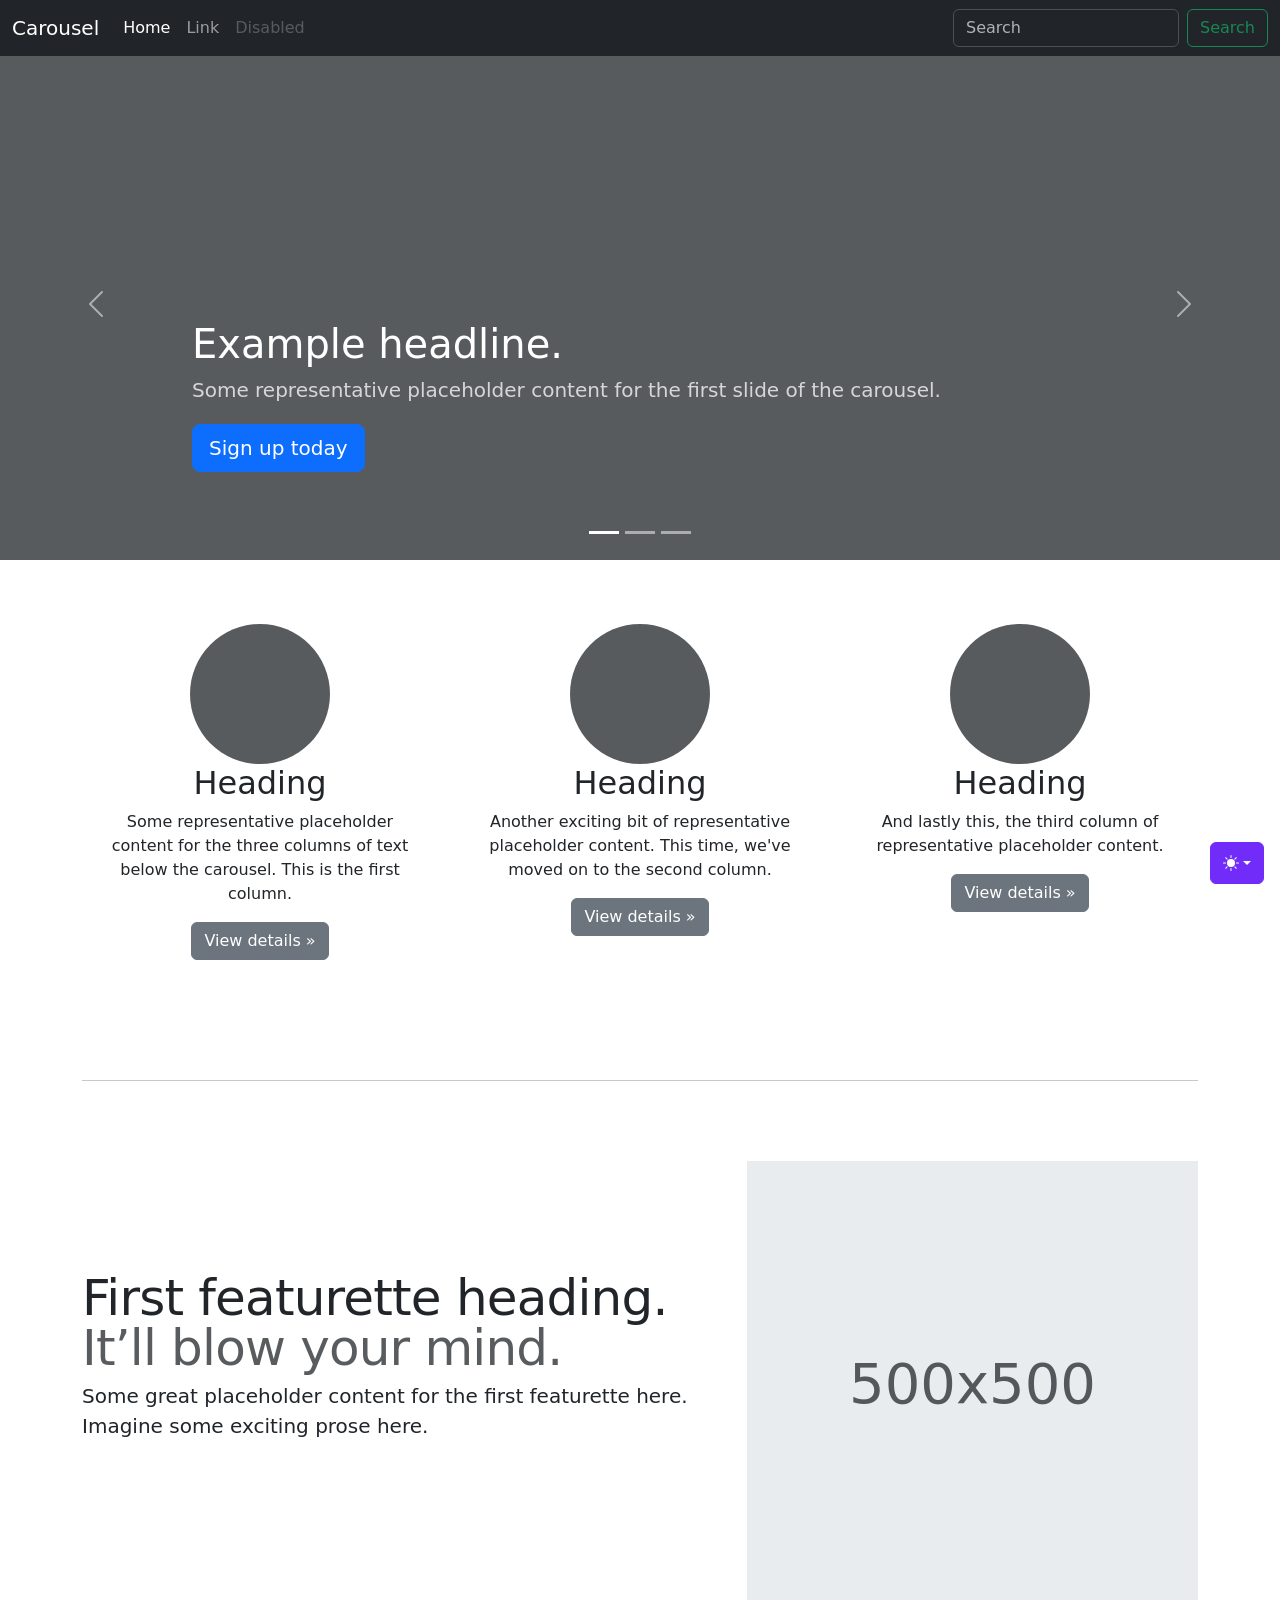
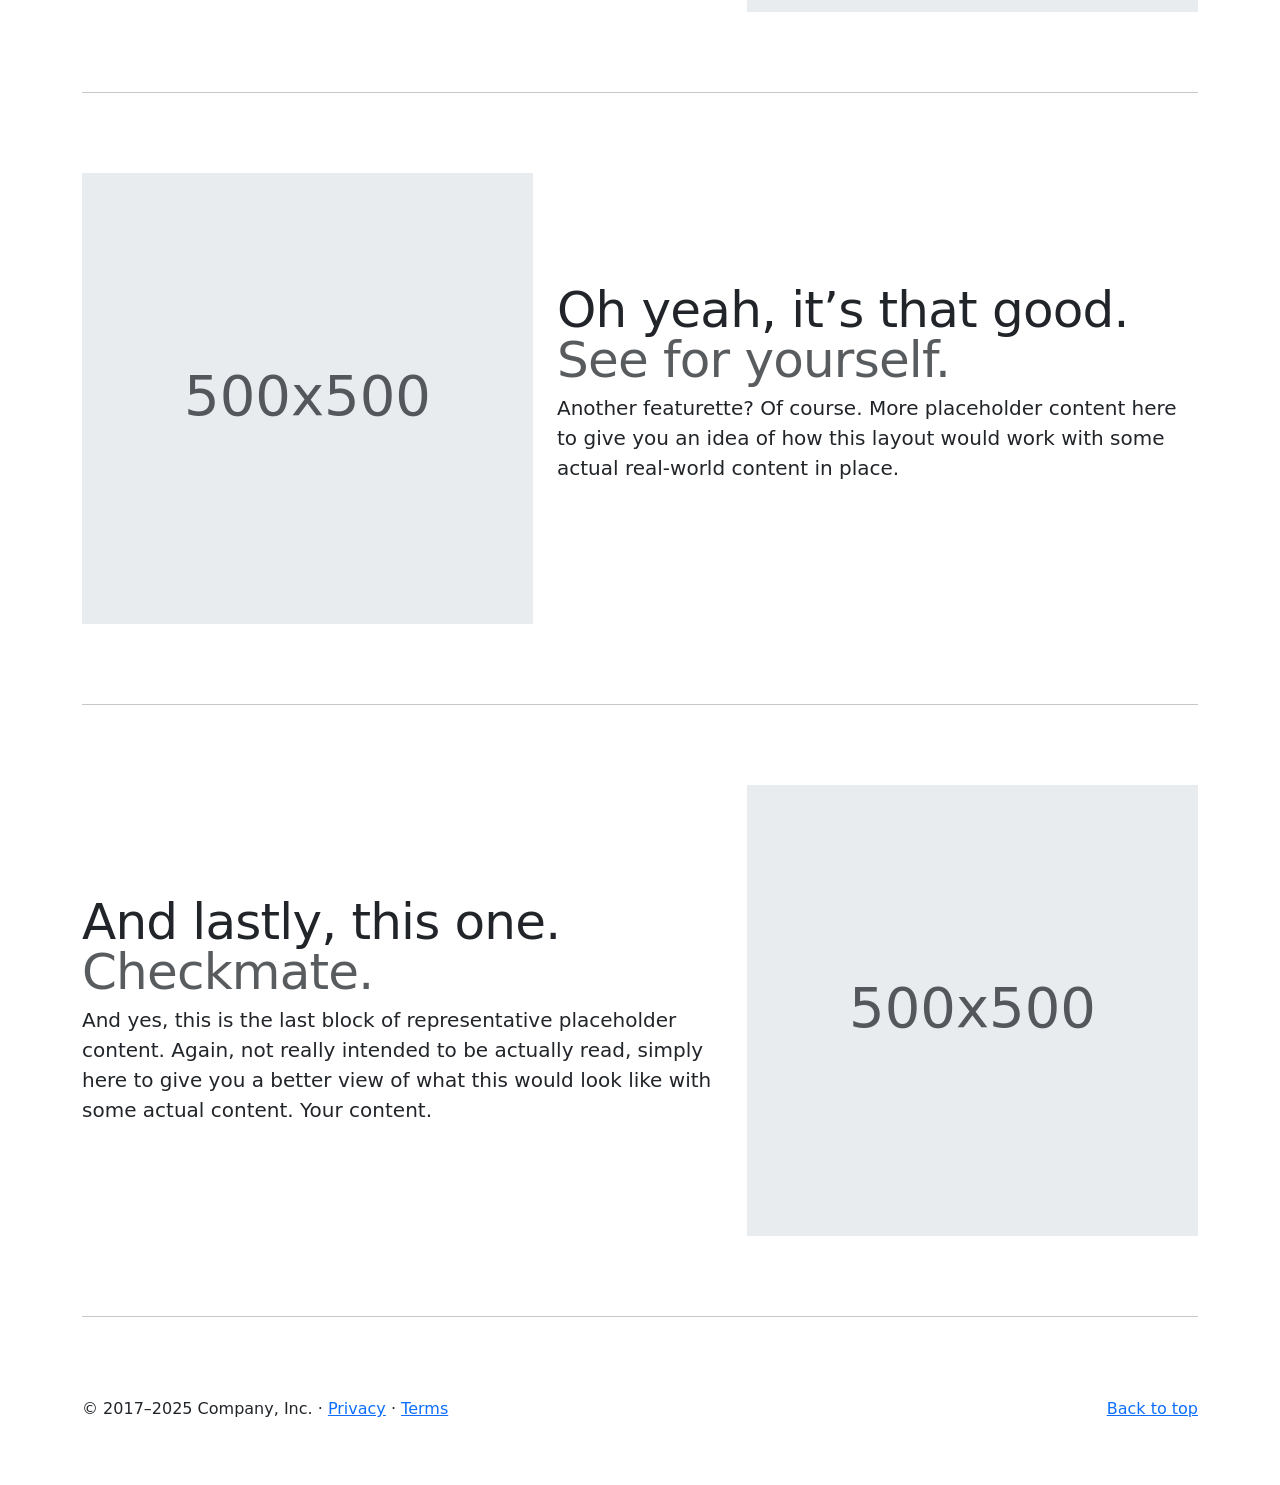
<file: bootstrap/carousel/index.html>
<!doctype html>
<html lang="en" data-bs-theme="auto">
  <head>
    <meta charset="utf-8" />
    <meta name="viewport" content="width=device-width, initial-scale=1" />
    <meta name="description" content="" />
    <meta
      name="author"
      content="Mark Otto, Jacob Thornton, and Bootstrap contributors"
    />
    <meta name="generator" content="Astro v5.13.2" />
    <title>Carousel Template · Bootstrap v5.3</title>
    <link
      rel="canonical"
      href="https://getbootstrap.com/docs/5.3/examples/carousel/"
    />
    <script src="../assets/js/color-modes.js"></script>
    <link href="../assets/dist/css/bootstrap.min.css" rel="stylesheet" />
    <meta name="theme-color" content="#712cf9" />
    <link href="carousel.css" rel="stylesheet" />
    <style>
      .bd-placeholder-img {
        font-size: 1.125rem;
        text-anchor: middle;
        -webkit-user-select: none;
        -moz-user-select: none;
        user-select: none;
      }
      @media (min-width: 768px) {
        .bd-placeholder-img-lg {
          font-size: 3.5rem;
        }
      }
      .b-example-divider {
        width: 100%;
        height: 3rem;
        background-color: #0000001a;
        border: solid rgba(0, 0, 0, 0.15);
        border-width: 1px 0;
        box-shadow:
          inset 0 0.5em 1.5em #0000001a,
          inset 0 0.125em 0.5em #00000026;
      }
      .b-example-vr {
        flex-shrink: 0;
        width: 1.5rem;
        height: 100vh;
      }
      .bi {
        vertical-align: -0.125em;
        fill: currentColor;
      }
      .nav-scroller {
        position: relative;
        z-index: 2;
        height: 2.75rem;
        overflow-y: hidden;
      }
      .nav-scroller .nav {
        display: flex;
        flex-wrap: nowrap;
        padding-bottom: 1rem;
        margin-top: -1px;
        overflow-x: auto;
        text-align: center;
        white-space: nowrap;
        -webkit-overflow-scrolling: touch;
      }
      .btn-bd-primary {
        --bd-violet-bg: #712cf9;
        --bd-violet-rgb: 112.520718, 44.062154, 249.437846;
        --bs-btn-font-weight: 600;
        --bs-btn-color: var(--bs-white);
        --bs-btn-bg: var(--bd-violet-bg);
        --bs-btn-border-color: var(--bd-violet-bg);
        --bs-btn-hover-color: var(--bs-white);
        --bs-btn-hover-bg: #6528e0;
        --bs-btn-hover-border-color: #6528e0;
        --bs-btn-focus-shadow-rgb: var(--bd-violet-rgb);
        --bs-btn-active-color: var(--bs-btn-hover-color);
        --bs-btn-active-bg: #5a23c8;
        --bs-btn-active-border-color: #5a23c8;
      }
      .bd-mode-toggle {
        z-index: 1500;
      }
      .bd-mode-toggle .bi {
        width: 1em;
        height: 1em;
      }
      .bd-mode-toggle .dropdown-menu .active .bi {
        display: block !important;
      }
    </style>
  </head>
  <body>
    <svg xmlns="http://www.w3.org/2000/svg" class="d-none">
      <symbol id="check2" viewBox="0 0 16 16">
        <path
          d="M13.854 3.646a.5.5 0 0 1 0 .708l-7 7a.5.5 0 0 1-.708 0l-3.5-3.5a.5.5 0 1 1 .708-.708L6.5 10.293l6.646-6.647a.5.5 0 0 1 .708 0z"
        ></path>
      </symbol>
      <symbol id="circle-half" viewBox="0 0 16 16">
        <path
          d="M8 15A7 7 0 1 0 8 1v14zm0 1A8 8 0 1 1 8 0a8 8 0 0 1 0 16z"
        ></path>
      </symbol>
      <symbol id="moon-stars-fill" viewBox="0 0 16 16">
        <path
          d="M6 .278a.768.768 0 0 1 .08.858 7.208 7.208 0 0 0-.878 3.46c0 4.021 3.278 7.277 7.318 7.277.527 0 1.04-.055 1.533-.16a.787.787 0 0 1 .81.316.733.733 0 0 1-.031.893A8.349 8.349 0 0 1 8.344 16C3.734 16 0 12.286 0 7.71 0 4.266 2.114 1.312 5.124.06A.752.752 0 0 1 6 .278z"
        ></path>
        <path
          d="M10.794 3.148a.217.217 0 0 1 .412 0l.387 1.162c.173.518.579.924 1.097 1.097l1.162.387a.217.217 0 0 1 0 .412l-1.162.387a1.734 1.734 0 0 0-1.097 1.097l-.387 1.162a.217.217 0 0 1-.412 0l-.387-1.162A1.734 1.734 0 0 0 9.31 6.593l-1.162-.387a.217.217 0 0 1 0-.412l1.162-.387a1.734 1.734 0 0 0 1.097-1.097l.387-1.162zM13.863.099a.145.145 0 0 1 .274 0l.258.774c.115.346.386.617.732.732l.774.258a.145.145 0 0 1 0 .274l-.774.258a1.156 1.156 0 0 0-.732.732l-.258.774a.145.145 0 0 1-.274 0l-.258-.774a1.156 1.156 0 0 0-.732-.732l-.774-.258a.145.145 0 0 1 0-.274l.774-.258c.346-.115.617-.386.732-.732L13.863.1z"
        ></path>
      </symbol>
      <symbol id="sun-fill" viewBox="0 0 16 16">
        <path
          d="M8 12a4 4 0 1 0 0-8 4 4 0 0 0 0 8zM8 0a.5.5 0 0 1 .5.5v2a.5.5 0 0 1-1 0v-2A.5.5 0 0 1 8 0zm0 13a.5.5 0 0 1 .5.5v2a.5.5 0 0 1-1 0v-2A.5.5 0 0 1 8 13zm8-5a.5.5 0 0 1-.5.5h-2a.5.5 0 0 1 0-1h2a.5.5 0 0 1 .5.5zM3 8a.5.5 0 0 1-.5.5h-2a.5.5 0 0 1 0-1h2A.5.5 0 0 1 3 8zm10.657-5.657a.5.5 0 0 1 0 .707l-1.414 1.415a.5.5 0 1 1-.707-.708l1.414-1.414a.5.5 0 0 1 .707 0zm-9.193 9.193a.5.5 0 0 1 0 .707L3.05 13.657a.5.5 0 0 1-.707-.707l1.414-1.414a.5.5 0 0 1 .707 0zm9.193 2.121a.5.5 0 0 1-.707 0l-1.414-1.414a.5.5 0 0 1 .707-.707l1.414 1.414a.5.5 0 0 1 0 .707zM4.464 4.465a.5.5 0 0 1-.707 0L2.343 3.05a.5.5 0 1 1 .707-.707l1.414 1.414a.5.5 0 0 1 0 .708z"
        ></path>
      </symbol>
    </svg>
    <div
      class="dropdown position-fixed bottom-0 end-0 mb-3 me-3 bd-mode-toggle"
    >
      <button
        class="btn btn-bd-primary py-2 dropdown-toggle d-flex align-items-center"
        id="bd-theme"
        type="button"
        aria-expanded="false"
        data-bs-toggle="dropdown"
        aria-label="Toggle theme (auto)"
      >
        <svg class="bi my-1 theme-icon-active" aria-hidden="true">
          <use href="#circle-half"></use>
        </svg>
        <span class="visually-hidden" id="bd-theme-text">Toggle theme</span>
      </button>
      <ul
        class="dropdown-menu dropdown-menu-end shadow"
        aria-labelledby="bd-theme-text"
      >
        <li>
          <button
            type="button"
            class="dropdown-item d-flex align-items-center"
            data-bs-theme-value="light"
            aria-pressed="false"
          >
            <svg class="bi me-2 opacity-50" aria-hidden="true">
              <use href="#sun-fill"></use>
            </svg>
            Light
            <svg class="bi ms-auto d-none" aria-hidden="true">
              <use href="#check2"></use>
            </svg>
          </button>
        </li>
        <li>
          <button
            type="button"
            class="dropdown-item d-flex align-items-center"
            data-bs-theme-value="dark"
            aria-pressed="false"
          >
            <svg class="bi me-2 opacity-50" aria-hidden="true">
              <use href="#moon-stars-fill"></use>
            </svg>
            Dark
            <svg class="bi ms-auto d-none" aria-hidden="true">
              <use href="#check2"></use>
            </svg>
          </button>
        </li>
        <li>
          <button
            type="button"
            class="dropdown-item d-flex align-items-center active"
            data-bs-theme-value="auto"
            aria-pressed="true"
          >
            <svg class="bi me-2 opacity-50" aria-hidden="true">
              <use href="#circle-half"></use>
            </svg>
            Auto
            <svg class="bi ms-auto d-none" aria-hidden="true">
              <use href="#check2"></use>
            </svg>
          </button>
        </li>
      </ul>
    </div>
    <header data-bs-theme="dark">
      <nav class="navbar navbar-expand-md navbar-dark fixed-top bg-dark">
        <div class="container-fluid">
          <a class="navbar-brand" href="#">Carousel</a>
          <button
            class="navbar-toggler"
            type="button"
            data-bs-toggle="collapse"
            data-bs-target="#navbarCollapse"
            aria-controls="navbarCollapse"
            aria-expanded="false"
            aria-label="Toggle navigation"
          >
            <span class="navbar-toggler-icon"></span>
          </button>
          <div class="collapse navbar-collapse" id="navbarCollapse">
            <ul class="navbar-nav me-auto mb-2 mb-md-0">
              <li class="nav-item">
                <a class="nav-link active" aria-current="page" href="#">Home</a>
              </li>
              <li class="nav-item"><a class="nav-link" href="#">Link</a></li>
              <li class="nav-item">
                <a class="nav-link disabled" aria-disabled="true">Disabled</a>
              </li>
            </ul>
            <form class="d-flex" role="search">
              <input
                class="form-control me-2"
                type="search"
                placeholder="Search"
                aria-label="Search"
              />
              <button class="btn btn-outline-success" type="submit">
                Search
              </button>
            </form>
          </div>
        </div>
      </nav>
    </header>
    <main>
      <div id="myCarousel" class="carousel slide mb-6" data-bs-ride="carousel">
        <div class="carousel-indicators">
          <button
            type="button"
            data-bs-target="#myCarousel"
            data-bs-slide-to="0"
            class="active"
            aria-current="true"
            aria-label="Slide 1"
          ></button>
          <button
            type="button"
            data-bs-target="#myCarousel"
            data-bs-slide-to="1"
            aria-label="Slide 2"
          ></button>
          <button
            type="button"
            data-bs-target="#myCarousel"
            data-bs-slide-to="2"
            aria-label="Slide 3"
          ></button>
        </div>
        <div class="carousel-inner">
          <div class="carousel-item active">
            <svg
              aria-hidden="true"
              class="bd-placeholder-img"
              height="100%"
              preserveAspectRatio="xMidYMid slice"
              width="100%"
              xmlns="http://www.w3.org/2000/svg"
            >
              <rect
                width="100%"
                height="100%"
                fill="var(--bs-secondary-color)"
              ></rect>
            </svg>
            <div class="container">
              <div class="carousel-caption text-start">
                <h1>Example headline.</h1>
                <p class="opacity-75">
                  Some representative placeholder content for the first slide of
                  the carousel.
                </p>
                <p>
                  <a class="btn btn-lg btn-primary" href="#">Sign up today</a>
                </p>
              </div>
            </div>
          </div>
          <div class="carousel-item">
            <svg
              aria-hidden="true"
              class="bd-placeholder-img"
              height="100%"
              preserveAspectRatio="xMidYMid slice"
              width="100%"
              xmlns="http://www.w3.org/2000/svg"
            >
              <rect
                width="100%"
                height="100%"
                fill="var(--bs-secondary-color)"
              ></rect>
            </svg>
            <div class="container">
              <div class="carousel-caption">
                <h1>Another example headline.</h1>
                <p>
                  Some representative placeholder content for the second slide
                  of the carousel.
                </p>
                <p><a class="btn btn-lg btn-primary" href="#">Learn more</a></p>
              </div>
            </div>
          </div>
          <div class="carousel-item">
            <svg
              aria-hidden="true"
              class="bd-placeholder-img"
              height="100%"
              preserveAspectRatio="xMidYMid slice"
              width="100%"
              xmlns="http://www.w3.org/2000/svg"
            >
              <rect
                width="100%"
                height="100%"
                fill="var(--bs-secondary-color)"
              ></rect>
            </svg>
            <div class="container">
              <div class="carousel-caption text-end">
                <h1>One more for good measure.</h1>
                <p>
                  Some representative placeholder content for the third slide of
                  this carousel.
                </p>
                <p>
                  <a class="btn btn-lg btn-primary" href="#">Browse gallery</a>
                </p>
              </div>
            </div>
          </div>
        </div>
        <button
          class="carousel-control-prev"
          type="button"
          data-bs-target="#myCarousel"
          data-bs-slide="prev"
        >
          <span class="carousel-control-prev-icon" aria-hidden="true"></span>
          <span class="visually-hidden">Previous</span>
        </button>
        <button
          class="carousel-control-next"
          type="button"
          data-bs-target="#myCarousel"
          data-bs-slide="next"
        >
          <span class="carousel-control-next-icon" aria-hidden="true"></span>
          <span class="visually-hidden">Next</span>
        </button>
      </div>
      <!-- Marketing messaging and featurettes
  ================================================== -->
      <!-- Wrap the rest of the page in another container to center all the content. -->
      <div class="container marketing">
        <!-- Three columns of text below the carousel -->
        <div class="row">
          <div class="col-lg-4">
            <svg
              aria-label="Placeholder"
              class="bd-placeholder-img rounded-circle"
              height="140"
              preserveAspectRatio="xMidYMid slice"
              role="img"
              width="140"
              xmlns="http://www.w3.org/2000/svg"
            >
              <title>Placeholder</title>
              <rect
                width="100%"
                height="100%"
                fill="var(--bs-secondary-color)"
              ></rect>
            </svg>
            <h2 class="fw-normal">Heading</h2>
            <p>
              Some representative placeholder content for the three columns of
              text below the carousel. This is the first column.
            </p>
            <p>
              <a class="btn btn-secondary" href="#">View details &raquo;</a>
            </p>
          </div>
          <!-- /.col-lg-4 -->
          <div class="col-lg-4">
            <svg
              aria-label="Placeholder"
              class="bd-placeholder-img rounded-circle"
              height="140"
              preserveAspectRatio="xMidYMid slice"
              role="img"
              width="140"
              xmlns="http://www.w3.org/2000/svg"
            >
              <title>Placeholder</title>
              <rect
                width="100%"
                height="100%"
                fill="var(--bs-secondary-color)"
              ></rect>
            </svg>
            <h2 class="fw-normal">Heading</h2>
            <p>
              Another exciting bit of representative placeholder content. This
              time, we've moved on to the second column.
            </p>
            <p>
              <a class="btn btn-secondary" href="#">View details &raquo;</a>
            </p>
          </div>
          <!-- /.col-lg-4 -->
          <div class="col-lg-4">
            <svg
              aria-label="Placeholder"
              class="bd-placeholder-img rounded-circle"
              height="140"
              preserveAspectRatio="xMidYMid slice"
              role="img"
              width="140"
              xmlns="http://www.w3.org/2000/svg"
            >
              <title>Placeholder</title>
              <rect
                width="100%"
                height="100%"
                fill="var(--bs-secondary-color)"
              ></rect>
            </svg>
            <h2 class="fw-normal">Heading</h2>
            <p>
              And lastly this, the third column of representative placeholder
              content.
            </p>
            <p>
              <a class="btn btn-secondary" href="#">View details &raquo;</a>
            </p>
          </div>
          <!-- /.col-lg-4 -->
        </div>
        <!-- /.row -->
        <!-- START THE FEATURETTES -->
        <hr class="featurette-divider" />
        <div class="row featurette">
          <div class="col-md-7">
            <h2 class="featurette-heading fw-normal lh-1">
              First featurette heading.
              <span class="text-body-secondary">It’ll blow your mind.</span>
            </h2>
            <p class="lead">
              Some great placeholder content for the first featurette here.
              Imagine some exciting prose here.
            </p>
          </div>
          <div class="col-md-5">
            <svg
              aria-label="Placeholder: 500x500"
              class="bd-placeholder-img bd-placeholder-img-lg featurette-image img-fluid mx-auto"
              height="500"
              preserveAspectRatio="xMidYMid slice"
              role="img"
              width="500"
              xmlns="http://www.w3.org/2000/svg"
            >
              <title>Placeholder</title>
              <rect
                width="100%"
                height="100%"
                fill="var(--bs-secondary-bg)"
              ></rect>
              <text x="50%" y="50%" fill="var(--bs-secondary-color)" dy=".3em">
                500x500
              </text>
            </svg>
          </div>
        </div>
        <hr class="featurette-divider" />
        <div class="row featurette">
          <div class="col-md-7 order-md-2">
            <h2 class="featurette-heading fw-normal lh-1">
              Oh yeah, it’s that good.
              <span class="text-body-secondary">See for yourself.</span>
            </h2>
            <p class="lead">
              Another featurette? Of course. More placeholder content here to
              give you an idea of how this layout would work with some actual
              real-world content in place.
            </p>
          </div>
          <div class="col-md-5 order-md-1">
            <svg
              aria-label="Placeholder: 500x500"
              class="bd-placeholder-img bd-placeholder-img-lg featurette-image img-fluid mx-auto"
              height="500"
              preserveAspectRatio="xMidYMid slice"
              role="img"
              width="500"
              xmlns="http://www.w3.org/2000/svg"
            >
              <title>Placeholder</title>
              <rect
                width="100%"
                height="100%"
                fill="var(--bs-secondary-bg)"
              ></rect>
              <text x="50%" y="50%" fill="var(--bs-secondary-color)" dy=".3em">
                500x500
              </text>
            </svg>
          </div>
        </div>
        <hr class="featurette-divider" />
        <div class="row featurette">
          <div class="col-md-7">
            <h2 class="featurette-heading fw-normal lh-1">
              And lastly, this one.
              <span class="text-body-secondary">Checkmate.</span>
            </h2>
            <p class="lead">
              And yes, this is the last block of representative placeholder
              content. Again, not really intended to be actually read, simply
              here to give you a better view of what this would look like with
              some actual content. Your content.
            </p>
          </div>
          <div class="col-md-5">
            <svg
              aria-label="Placeholder: 500x500"
              class="bd-placeholder-img bd-placeholder-img-lg featurette-image img-fluid mx-auto"
              height="500"
              preserveAspectRatio="xMidYMid slice"
              role="img"
              width="500"
              xmlns="http://www.w3.org/2000/svg"
            >
              <title>Placeholder</title>
              <rect
                width="100%"
                height="100%"
                fill="var(--bs-secondary-bg)"
              ></rect>
              <text x="50%" y="50%" fill="var(--bs-secondary-color)" dy=".3em">
                500x500
              </text>
            </svg>
          </div>
        </div>
        <hr class="featurette-divider" />
        <!-- /END THE FEATURETTES -->
      </div>
      <!-- /.container -->
      <!-- FOOTER -->
      <footer class="container">
        <p class="float-end"><a href="#">Back to top</a></p>
        <p>
          &copy; 2017–2025 Company, Inc. &middot;
          <a href="#">Privacy</a> &middot; <a href="#">Terms</a>
        </p>
      </footer>
    </main>
    <script
      src="../assets/dist/js/bootstrap.bundle.min.js"
      class="astro-vvvwv3sm"
    ></script>
  </body>
</html>
</file>
<file: styles.css>
/* Reset básico */
 * {
   margin: 0;
   padding: 0;
   box-sizing: border-box;
 }
html,
body {
min-height: 100%;
}
 /* Corpo */
 body {
   font-family: Arial, sans-serif;
   background-color: #e02a2a;
   color: #dbdada;
   background-image: url('aranha.png');
   background-size: cover;
   background-position: center;
   background-repeat: no-repeat;
 }

 /* Container estilo Bootstrap */
 .container {
   max-width: 400px;
   margin: 50px auto;
   padding: 20px;
 }

 /* Centralização */
 .text-center {
   text-align: center;
 }

 /* Avatar */
 .avatar {
   width: 120px;
   border-radius: 50%;
   margin-bottom: 15px;
 }

 /* Títulos */
 .title {
   font-size: 24px;
   margin-bottom: 5px;
 }

 .subtitle {
   font-size: 14px;
   margin-bottom: 20px;
   color: #fffcfc;
 }

 /* Links */
 .links {
   display: flex;
   flex-direction: column;
   gap: 10px;
   margin-bottom: 20px;
 }

 /* Botões estilo Bootstrap */
 .btn {
   display: rgb(238, 19, 19);
   padding: 10px;
   text-decoration: none;
   border-radius: 5px;
   transition: 0.3s;
   cursor: pointer;
 }

 /* Variantes */
 .btn-primary {
   background-color: #ec2a2a;
   color: rgb(129, 1, 12);
 }

 .btn-secondary {
   background-color: rgb(97, 5, 5);
   color: white;
 }

 .btn-dark {
   background-color: rgb(233, 61, 61);
   color: rgb(255, 254, 254);
 }

 .btn-outline {
   border: 1px solid #f5eeee;
   background: transparent;
 }

 /* Hover */
 .btn:hover {
   opacity: 0.8;
 }

 /* Tema escuro */
 .dark-mode {
   background-color: #070606;
   color: #f5efef;
 }

 .dark-mode .btn-outline {
   color: #ffffff;
   border-color: #550a0a;
   text-decoration: none;
   border-radius: 5px;
   transition: 0.3s;
   cursor: pointer;
 }

 /* Variantes */
 .btn-primary {
   background-color: #fd0000;
   color: red;
 }

 .btn-secondary {
   background-color: rgb(204, 17, 17);
   color: white;
 }

 .btn-dark {
   background-color: rgb(182, 15, 15);
   color: rgb(254, 254, 255);
 }

 .btn-outline {
   border: 1px solid #e9e4e4;
   background: transparent;
 }

 /* Hover */
 .btn:hover {
   opacity: 0.8;
 }

 /* Tema escuro */
 .dark-mode {
   background-color: #ee2424f5;
   color: #e1ebe3;
   background-image: url(teias.png);
   background-position: center;
 }

 .dark-mode .btn-outline {
   color: #ffffff;
   border-color: #f1f1f1;
 }
</file>
<file: modelo/estilos.css>
.barra-navegacao {
    background-color: black;
    color:rgb(4, 72, 150);
    padding: 15px;
    margin: 10px;
}

.link {
    padding: 3px 10px;;
    background-color:rgb(43, 125, 219);;
    color:rgb(255, 255, 255);
}

h1 {
  color: rgb(5, 4, 5);
  padding: 5px;
  background-color: rgb(43, 137, 226);
  color:rgb(10, 9, 10);
  margin: 10px;
}

.texto-direita {
   text-align: right;
}

.texto-centro {
   text-align: center;
}

.meia-caixa{
     width: 50%;
    height: 250px;
    padding:15px;
    background-color: rgb(60, 143, 238);
    color: white;
    font-weight: 900;
}

.meia-caixa {
    width: 50%;
    height: 250px;
    padding:15px;
    background-color: rgb(60, 143, 238);
    color: white;
    font-weight: 900;
}
.meia-caixa {
    width: 50%;
    height: 250px;
    background-color: rgb(7, 68, 138);
    color: white;
}

.caixa-completa {
    width: 100%;
    height: 500px;
    background-color: black;
    color: white;
    font-weight: 900;
}
</file>
<file: neymarpag/estilos.css>
body{
    margin: 0;
    padding: 0;
    color: white;
    font-family: Arial, Helvetica, sans-serif;

    background-image:
        linear-gradient(
            rgba(0,0,0,0.7),
            rgba(0,0,0,0.7)
        ),
        url("img/junior.png");

    background-size: cover;
    background-position: center;
    background-repeat: no-repeat;
    background-attachment: fixed;

    min-height: 100vh;
}

.galeria-titulo{
    text-align: center;
    color: #ffdf00;
    margin-bottom: 20px;
}

footer{
    margin-top: 45px;
    padding: 15px;
    background: rgba(0,0,0,0.5);
}

.barra-navegacao{
    height: 60px;
    padding: 15px;
    position: sticky;
    top: 0;

    display: flex;
    justify-content: center;
    align-items: center;

    background: transparent;
    backdrop-filter: blur(10px);

    color: #ffdf00;
    font-size: 24px;
    font-weight: bold;

    border-bottom: 1px solid rgba(255,255,255,0.2);
}

h1{
    text-align: center;
    color: #ffdf00;
    font-size: 60px;
    text-shadow: 0 0 15px rgba(255,223,0,0.5);
}

.subtitulo{
    text-align: center;
    color: white;
    font-size: 22px;
    margin-top: -20px;
}

.texto{
    text-align: center;
    color: white;
    max-width: 800px;
    margin: 20px auto;
    font-size: 18px;
}

.bnt{
    text-align: center;
    margin: 30px 0;
}

.img-error img{
    width: 300px;
    height: 400px;
    object-fit: cover;
    border-radius: 15px;
    border: 2px solid #ffdf00;
    box-shadow: 0 0 20px rgba(255,223,0,0.3);
    transition: all 0.3s ease;
}

.img-error img:hover{
    transform: scale(1.08);
    box-shadow: 0 0 30px rgba(255,223,0,0.6);
}

.img-error{
    display: flex;
    flex-wrap: wrap;
    justify-content: center;
    gap: 20px;
}

.bnt a {
    transition: 0.3s;
}

.btn{
    color: rgb(7, 95, 228);
    font-weight: 700;
    text-decoration: none;
    display: inline-flex;
    align-items: center;
    justify-content: center;
    height: 40px;
    min-width: 60px;
    padding: 5px 15px;
    border-radius: 4px;
}

.p-1{ padding: 1rem !important;}
.p-2{ padding: 2rem !important;}
.p-3{ padding: 3rem !important;}
.p-4{ padding: 4rem !important;}
.p-5{ padding: 5rem !important;}

.text-branco{ color: #fff !important;}
.text-preto{ color: #000000 !important;}

.linha{
    display: flex;
    flex-wrap: wrap;
    align-items: stretch;
}

[class^="col-"]{
    padding: 0 15px;
    box-sizing: border-box;
}

.col-1{ width: 8.333%; }
.col-2{ width: 16.666%; }
.col-3{ width: 25%; }
.col-4{ width: 33.333%; }
.col-5{ width: 41.666%; }
.col-6{ width: 50%; }
.col-7{ width: 58.333%; }
.col-8{ width: 66.666%; }
.col-9{ width: 75%; }
.col-10{ width: 83.333%; }
.col-11{ width: 91.666%; }
.col-12{ width: 100%; }

.d-flex{
    display: flex;
}

.alinhar-meio{
    align-items: center;
}

.capa-conteudo{
    max-width: 800px;
    padding: 20px;
}

.frase{
    color: #ffdf00;
    font-size: 24px;
    font-weight: bold;
    letter-spacing: 2px;
}

.capa h1{
    font-size: clamp(50px, 10vw, 100px);

    color: white;

    text-shadow:
        0 0 10px #ffdf00,
        0 0 20px #ffdf00,
        0 0 40px #ffdf00;
}

.descricao{
    font-size: 24px;
    color: white;
    margin-bottom: 30px;
}

.btn-instagram{
    display: inline-block;

    padding: 18px 35px;

    background: linear-gradient(
        135deg,
        #222121,
        #414040
    );

    color: white;
    text-decoration: none;
    font-size: 20px;
    font-weight: bold;

    border-radius: 50px;

    box-shadow:
        0 0 15px #312e2f,
        0 0 30px #292828;

    transition: 0.3s;
}

.btn-instagram:hover{
    transform: scale(1.08);
}

.img-error img{
    width: 300px;
}

.capa{
    height: 100vh;

    background-image:
        linear-gradient(
            rgba(0,0,0,0.75),
            rgba(0,0,0,0.75)
        ),
        url("img/neyMAR.jpg");

    background-size: cover;
    background-position: center;

    display: flex;
    justify-content: center;
    align-items: center;

    text-align: center;
}

@media (max-width: 768px){

    .capa h1{
        font-size: 60px;
    }

    .descricao{
        font-size: 18px;
    }

    .frase{
        font-size: 18px;
    }

    .img-error img{
        width: 90%;
        height: auto;
    }

    .barra-navegacao{
        font-size: 18px;
    }
}
</file>
<file: bootstrap/blog/blog.rtl.css>
/* stylelint-disable @stylistic/selector-list-comma-newline-after */

.blog-header-logo {
  font-family: Amiri, Georgia, "Times New Roman", serif;
  font-size: 2.25rem;
}

.blog-header-logo:hover {
  text-decoration: none;
}

h1, h2, h3, h4, h5, h6 {
  font-family: Amiri, Georgia, "Times New Roman", serif;
}

.flex-auto {
  flex: 0 0 auto;
}

.h-250 { height: 250px; }
@media (min-width: 768px) {
  .h-md-250 { height: 250px; }
}

/* Pagination */
.blog-pagination {
  margin-bottom: 4rem;
}

/*
 * Blog posts
 */
.blog-post {
  margin-bottom: 4rem;
}
.blog-post-meta {
  margin-bottom: 1.25rem;
  color: #727272;
}
</file>
<file: bootstrap/blog/blog.css>
/* stylelint-disable @stylistic/selector-list-comma-newline-after */

.blog-header-logo {
  font-family: "Playfair Display", Georgia, "Times New Roman", serif/*rtl:Amiri, Georgia, "Times New Roman", serif*/;
  font-size: 2.25rem;
}

.blog-header-logo:hover {
  text-decoration: none;
}

h1, h2, h3, h4, h5, h6 {
  font-family: "Playfair Display", Georgia, "Times New Roman", serif/*rtl:Amiri, Georgia, "Times New Roman", serif*/;
}

.flex-auto {
  flex: 0 0 auto;
}

.h-250 { height: 250px; }
@media (min-width: 768px) {
  .h-md-250 { height: 250px; }
}

/* Pagination */
.blog-pagination {
  margin-bottom: 4rem;
}

/*
 * Blog posts
 */
.blog-post {
  margin-bottom: 4rem;
}
.blog-post-meta {
  margin-bottom: 1.25rem;
  color: #727272;
}
</file>
<file: bootstrap/breadcrumbs/breadcrumbs.css>
.breadcrumb-chevron {
  --bs-breadcrumb-divider: url("data:image/svg+xml,%3Csvg xmlns='http://www.w3.org/2000/svg' width='16' height='16' fill='%236c757d'%3E%3Cpath fill-rule='evenodd' d='M4.646 1.646a.5.5 0 0 1 .708 0l6 6a.5.5 0 0 1 0 .708l-6 6a.5.5 0 0 1-.708-.708L10.293 8 4.646 2.354a.5.5 0 0 1 0-.708z'/%3E%3C/svg%3E");
  gap: .5rem;
}
.breadcrumb-chevron .breadcrumb-item {
  display: flex;
  gap: inherit;
  align-items: center;
  padding-left: 0;
  line-height: 1;
}
.breadcrumb-chevron .breadcrumb-item::before {
  gap: inherit;
  float: none;
  width: 1rem;
  height: 1rem;
}

.breadcrumb-custom .breadcrumb-item {
  position: relative;
  flex-grow: 1;
  padding: .75rem 3rem;
}
.breadcrumb-custom .breadcrumb-item::before {
  display: none;
}
.breadcrumb-custom .breadcrumb-item::after {
  position: absolute;
  top: 50%;
  right: -25px;
  z-index: 1;
  display: inline-block;
  width: 50px;
  height: 50px;
  margin-top: -25px;
  content: "";
  background-color: var(--bs-tertiary-bg);
  border-top-right-radius: .5rem;
  box-shadow: 1px -1px var(--bs-border-color);
  transform: scale(.707) rotate(45deg);
}
.breadcrumb-custom .breadcrumb-item:first-child {
  padding-left: 1.5rem;
}
.breadcrumb-custom .breadcrumb-item:last-child {
  padding-right: 1.5rem;
}
.breadcrumb-custom .breadcrumb-item:last-child::after {
  display: none;
}
</file>
<file: bootstrap/carousel/carousel.rtl.css>
/* GLOBAL STYLES
-------------------------------------------------- */
/* Padding below the footer and lighter body text */

body {
  padding-top: 3rem;
  padding-bottom: 3rem;
  color: rgb(var(--bs-tertiary-color-rgb));
}


/* CUSTOMIZE THE CAROUSEL
-------------------------------------------------- */

/* Carousel base class */
.carousel {
  margin-bottom: 4rem;
}
/* Since positioning the image, we need to help out the caption */
.carousel-caption {
  bottom: 3rem;
  z-index: 10;
}

/* Declare heights because of positioning of img element */
.carousel-item {
  height: 32rem;
}


/* MARKETING CONTENT
-------------------------------------------------- */

/* Center align the text within the three columns below the carousel */
.marketing .col-lg-4 {
  margin-bottom: 1.5rem;
  text-align: center;
}
.marketing .col-lg-4 p {
  margin-right: .75rem;
  margin-left: .75rem;
}


/* Featurettes
------------------------- */

.featurette-divider {
  margin: 5rem 0; /* Space out the Bootstrap <hr> more */
}

/* Thin out the marketing headings */

/* RESPONSIVE CSS
-------------------------------------------------- */

@media (min-width: 40em) {
  /* Bump up size of carousel content */
  .carousel-caption p {
    margin-bottom: 1.25rem;
    font-size: 1.25rem;
    line-height: 1.4;
  }

  .featurette-heading {
    font-size: 50px;
  }
}

@media (min-width: 62em) {
  .featurette-heading {
    margin-top: 7rem;
  }
}
</file>
<file: bootstrap/carousel/carousel.css>
/* GLOBAL STYLES
-------------------------------------------------- */
/* Padding below the footer and lighter body text */

body {
  padding-top: 3rem;
  padding-bottom: 3rem;
  color: rgb(var(--bs-tertiary-color-rgb));
}


/* CUSTOMIZE THE CAROUSEL
-------------------------------------------------- */

/* Carousel base class */
.carousel {
  margin-bottom: 4rem;
}
/* Since positioning the image, we need to help out the caption */
.carousel-caption {
  bottom: 3rem;
  z-index: 10;
}

/* Declare heights because of positioning of img element */
.carousel-item {
  height: 32rem;
}


/* MARKETING CONTENT
-------------------------------------------------- */

/* Center align the text within the three columns below the carousel */
.marketing .col-lg-4 {
  margin-bottom: 1.5rem;
  text-align: center;
}
/* rtl:begin:ignore */
.marketing .col-lg-4 p {
  margin-right: .75rem;
  margin-left: .75rem;
}
/* rtl:end:ignore */


/* Featurettes
------------------------- */

.featurette-divider {
  margin: 5rem 0; /* Space out the Bootstrap <hr> more */
}

/* Thin out the marketing headings */
/* rtl:begin:remove */
.featurette-heading {
  letter-spacing: -.05rem;
}

/* rtl:end:remove */

/* RESPONSIVE CSS
-------------------------------------------------- */

@media (min-width: 40em) {
  /* Bump up size of carousel content */
  .carousel-caption p {
    margin-bottom: 1.25rem;
    font-size: 1.25rem;
    line-height: 1.4;
  }

  .featurette-heading {
    font-size: 50px;
  }
}

@media (min-width: 62em) {
  .featurette-heading {
    margin-top: 7rem;
  }
}
</file>
